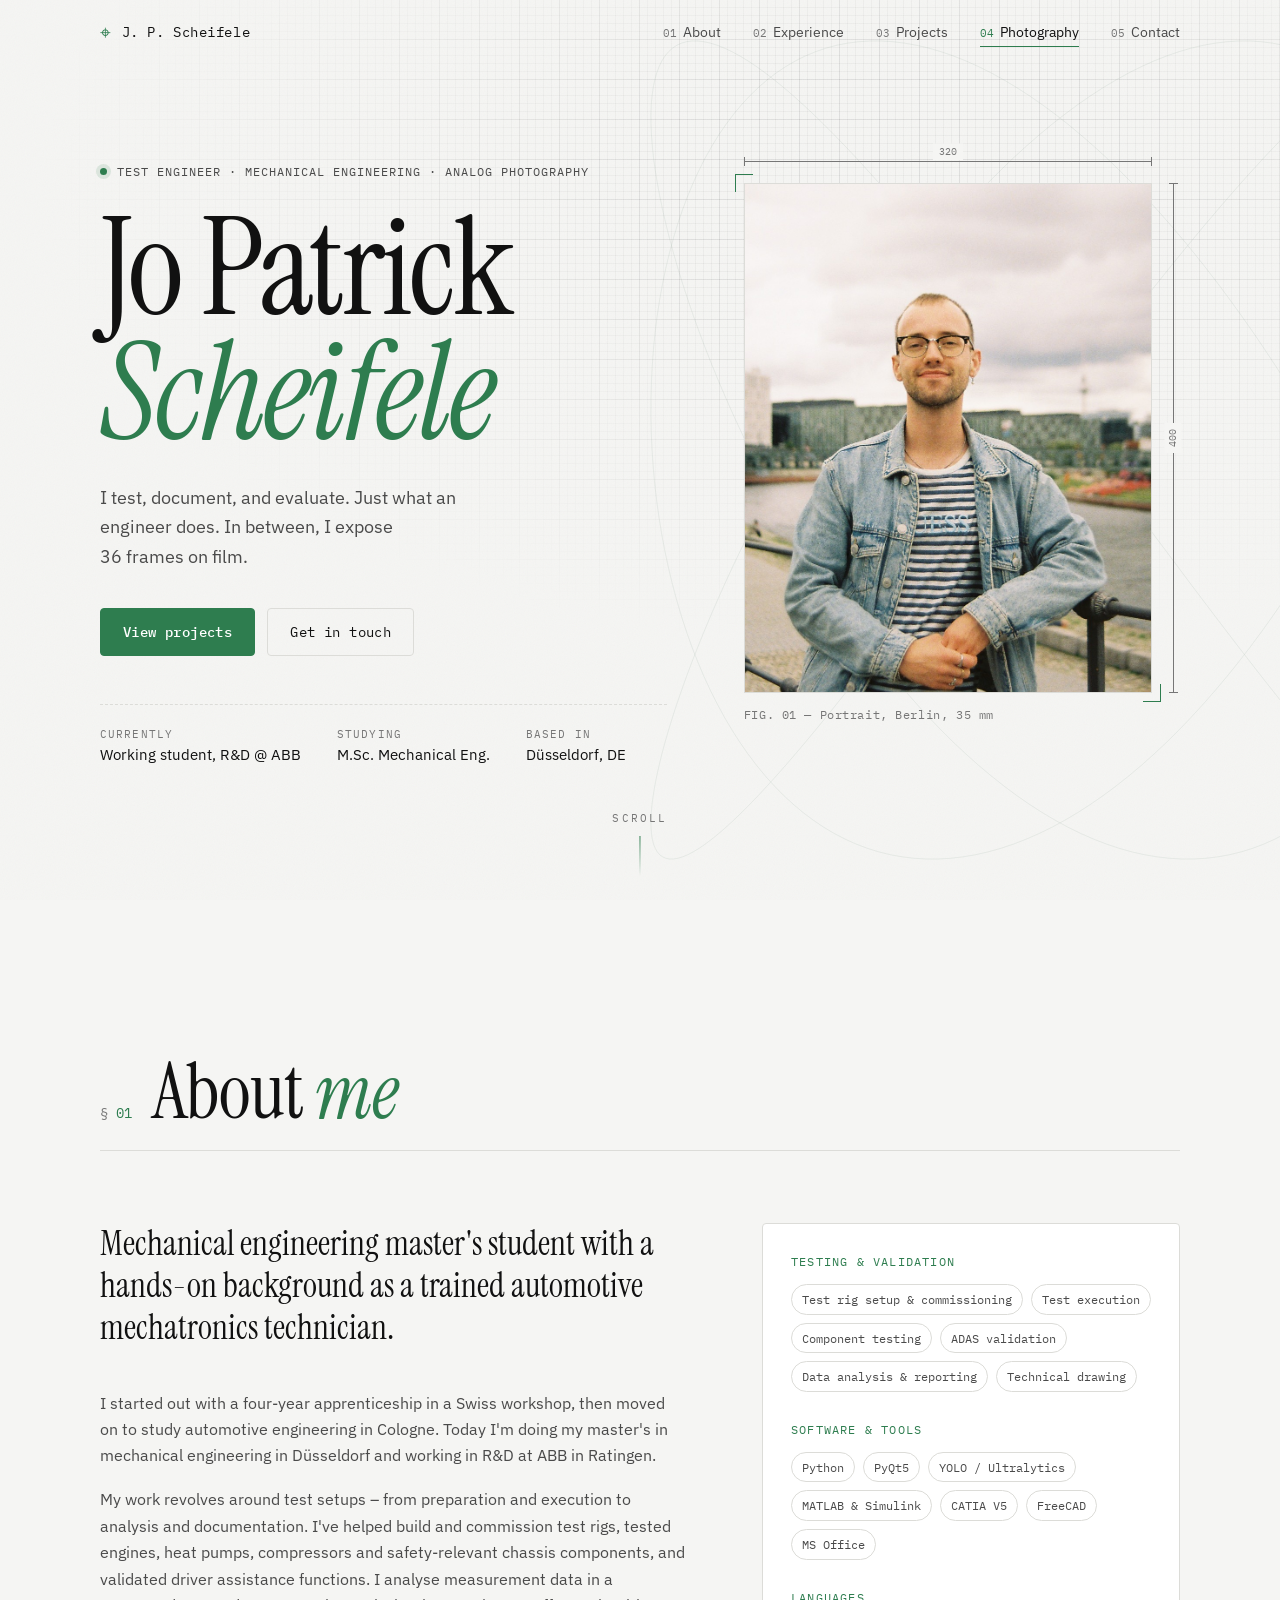
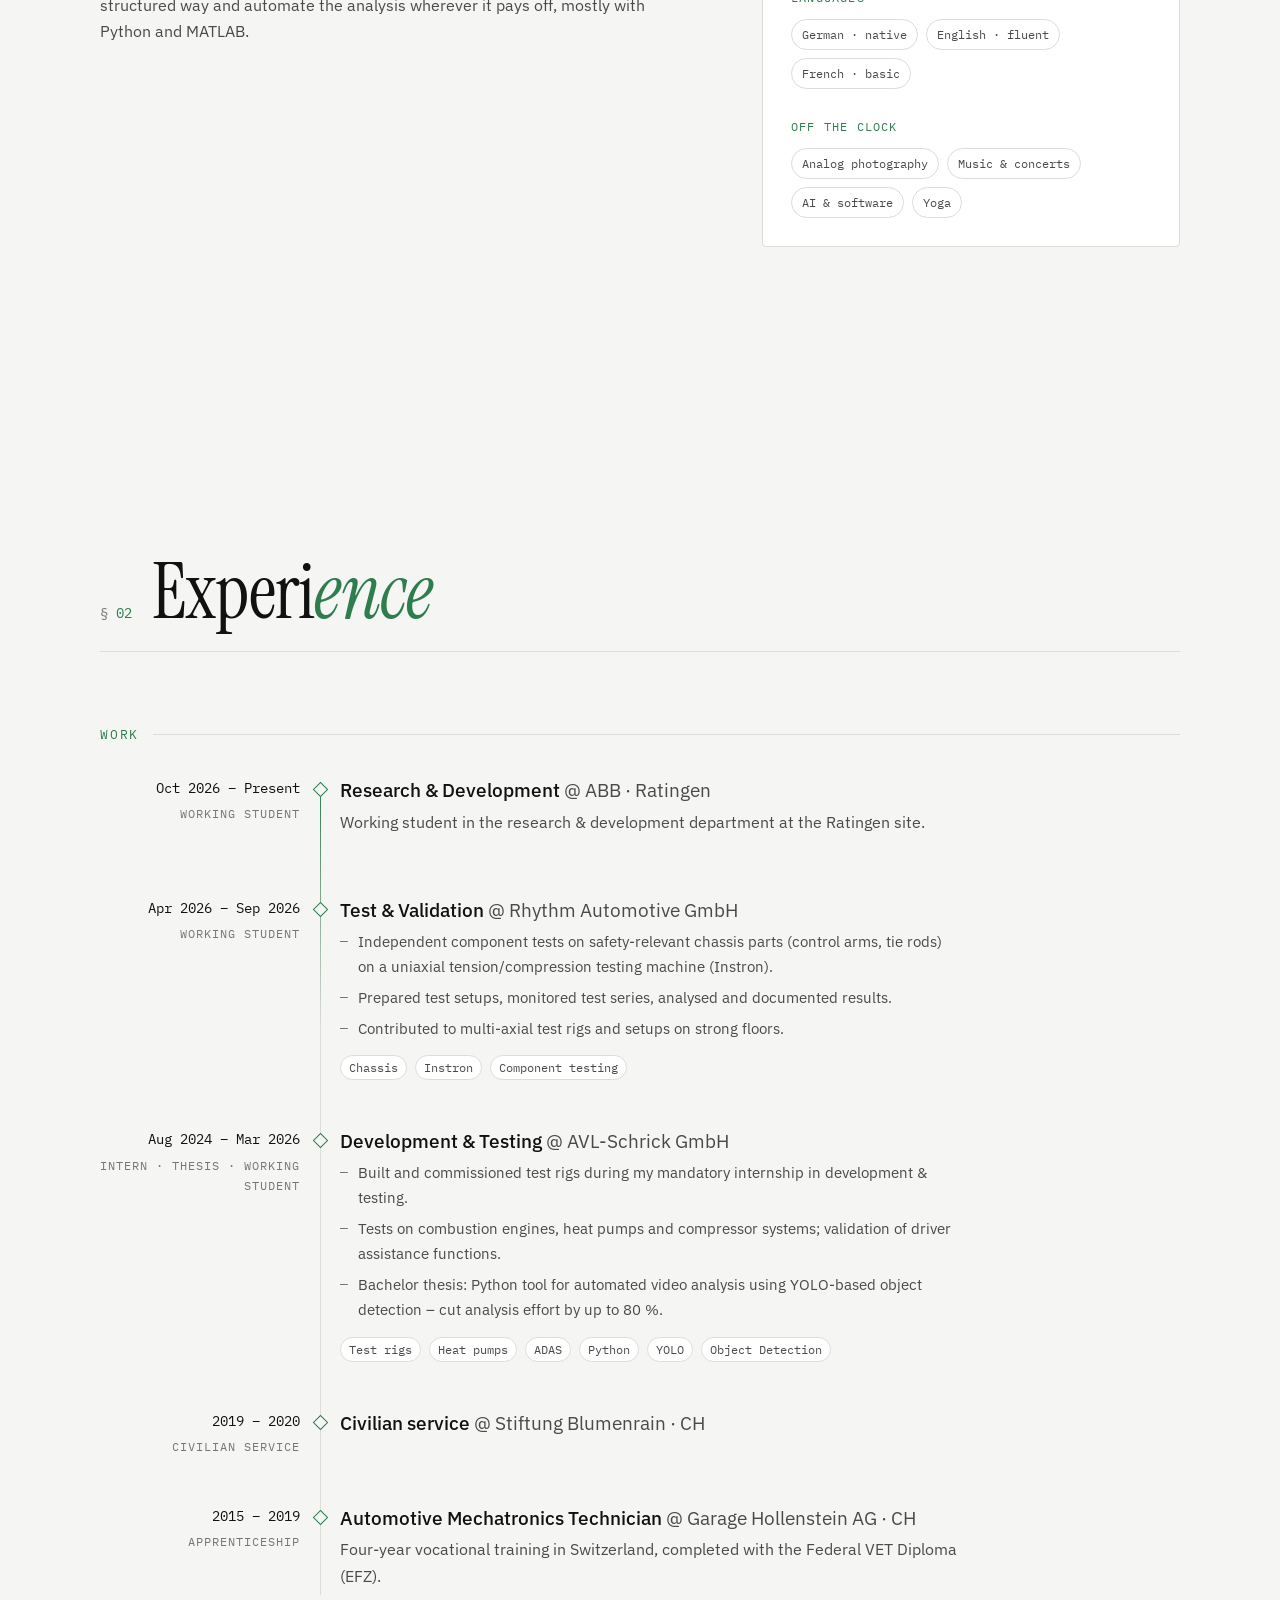
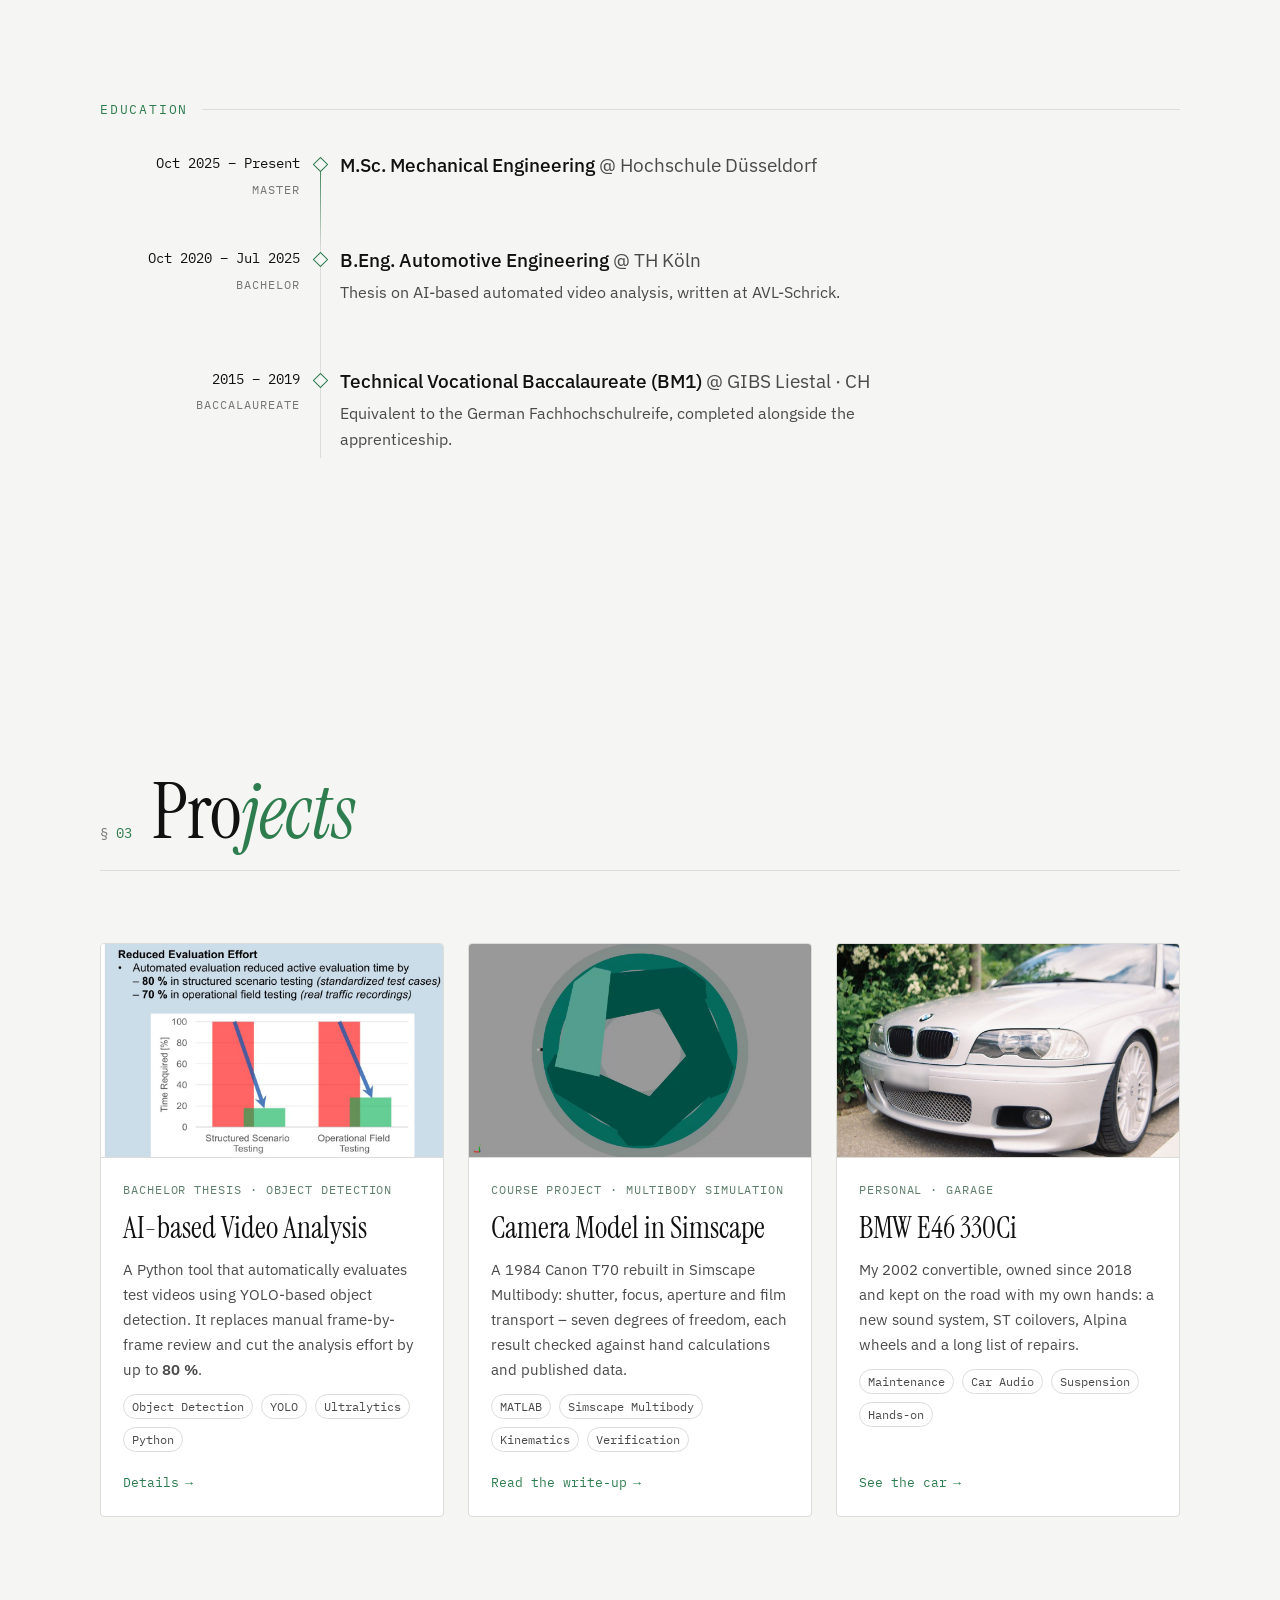
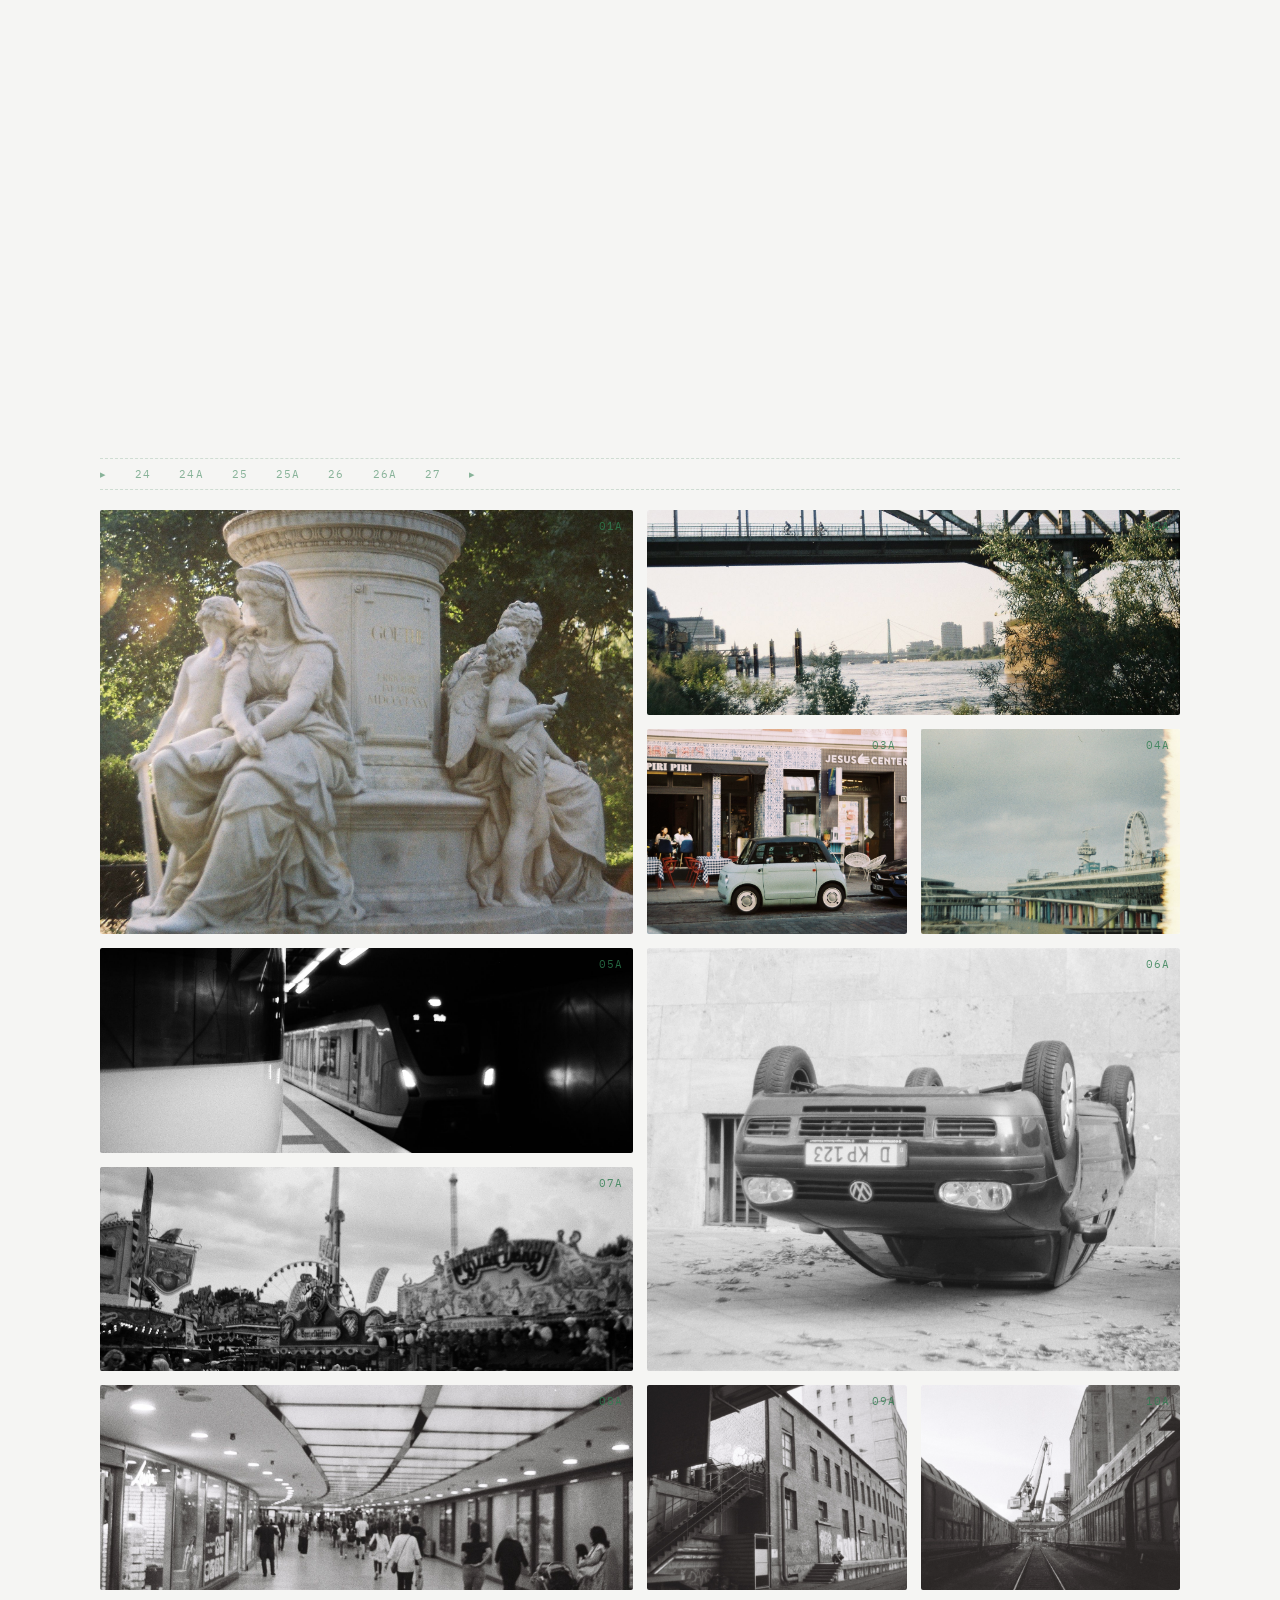
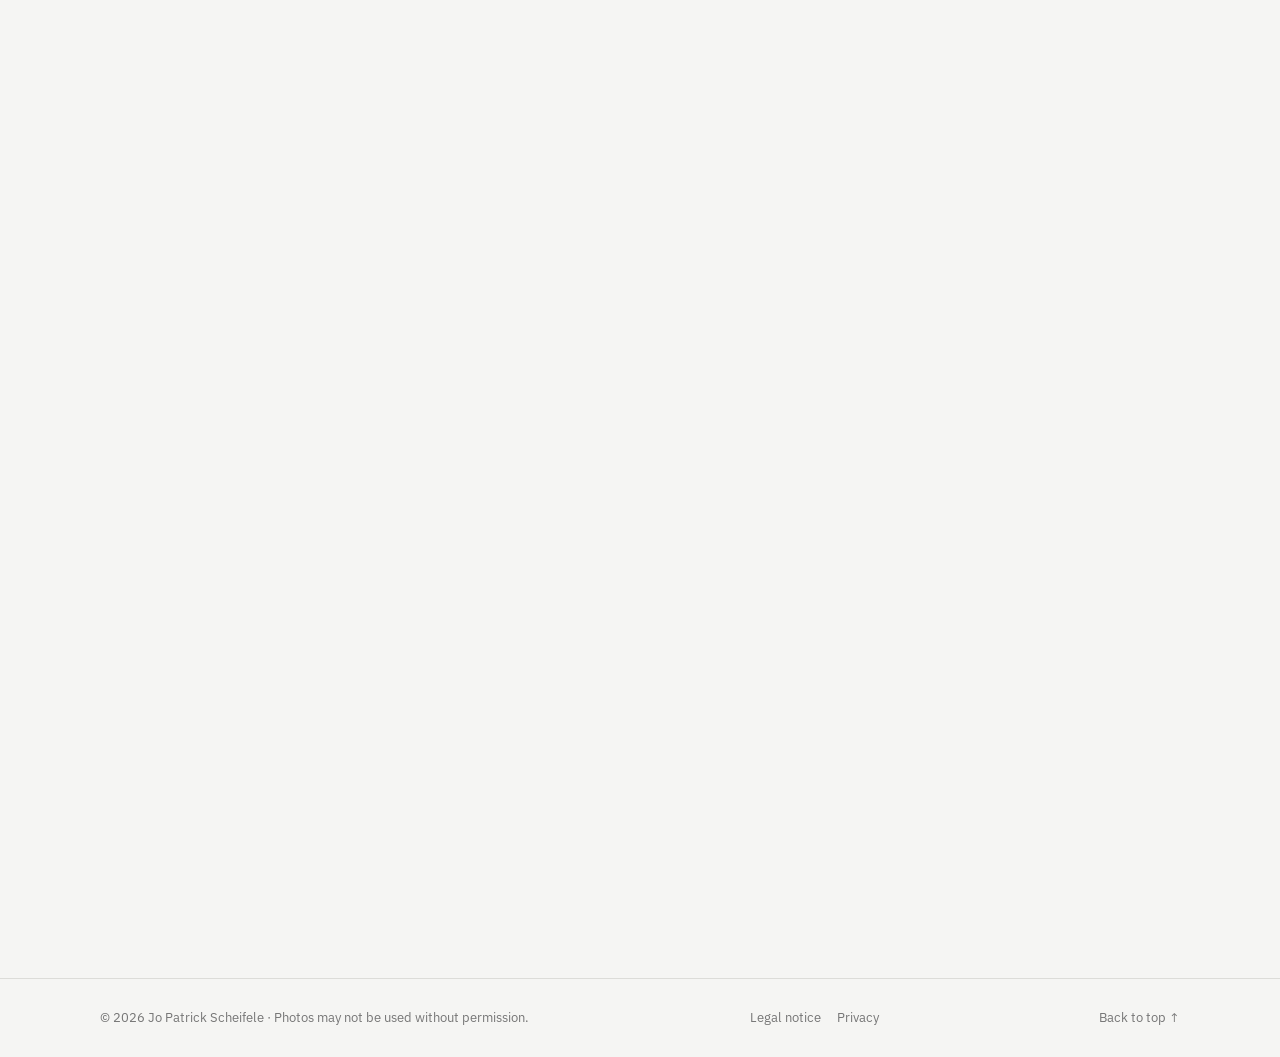
<file: index.html>
<!DOCTYPE html>
<html lang="en" class="no-js">
<head>
  <meta charset="UTF-8">
  <meta name="viewport" content="width=device-width, initial-scale=1">
  <title>Jo Patrick Scheifele · Test Engineer & Analog Photographer</title>
  <meta name="description" content="Portfolio of Jo Patrick Scheifele – mechanical engineering master's student, working student in R&amp;D at ABB, trained automotive mechatronics technician and analog photographer.">
  <meta name="theme-color" content="#f5f5f3">
  <!-- Open Graph / Linkvorschau (LinkedIn & Co.); Bilder: node tools/og-cards.mjs -->
  <meta property="og:type" content="website">
  <meta property="og:site_name" content="Jo Patrick Scheifele">
  <meta property="og:title" content="Jo Patrick Scheifele · Test Engineer &amp; Analog Photographer">
  <meta property="og:description" content="Portfolio of Jo Patrick Scheifele – mechanical engineering master's student, working student in R&amp;D at ABB, trained automotive mechatronics technician and analog photographer.">
  <meta property="og:url" content="https://joscheifele.github.io/">
  <meta property="og:image" content="https://joscheifele.github.io/assets/img/og/home.png">
  <meta property="og:image:width" content="2400">
  <meta property="og:image:height" content="1260">
  <meta property="og:image:alt" content="Portrait of Jo Patrick Scheifele next to his name and the tagline Test Engineer, Mechanical Engineering, Analog Photography">
  <meta property="og:locale" content="en_US">
  <meta name="author" content="Jo Patrick Scheifele">
  <meta name="twitter:card" content="summary_large_image">
  <link rel="icon" href="assets/favicon.svg" type="image/svg+xml">

  <link rel="preload" href="assets/fonts/instrument-serif-400-latin.woff2" as="font" type="font/woff2" crossorigin>
  <link rel="preload" href="assets/fonts/ibm-plex-sans-400-latin.woff2" as="font" type="font/woff2" crossorigin>
  <link rel="stylesheet" href="css/fonts.css">

  <link rel="stylesheet" href="css/styles.css">
  <script src="js/main.js" defer></script>
</head>
<body id="top">
  <a class="skip-link" href="#main">Skip to content</a>

  <!-- ============ NAVIGATION ============ -->
  <header class="site-header">
    <nav class="nav container" aria-label="Main navigation">
      <a class="nav__brand" href="#hero" aria-label="Back to top">
        <span class="nav__brand-mark" aria-hidden="true">⌖</span>
        <span class="nav__brand-text">J.&nbsp;P.&nbsp;Scheifele</span>
      </a>

      <button class="nav__toggle" type="button" aria-expanded="false" aria-controls="nav-menu" aria-label="Open menu">
        <span></span><span></span><span></span>
      </button>

      <ul class="nav__menu" id="nav-menu">
        <li><a class="nav__link" href="#about"><span class="nav__idx">01</span>About</a></li>
        <li><a class="nav__link" href="#experience"><span class="nav__idx">02</span>Experience</a></li>
        <li><a class="nav__link" href="#projects"><span class="nav__idx">03</span>Projects</a></li>
        <li><a class="nav__link" href="#gallery"><span class="nav__idx">04</span>Photography</a></li>
        <li><a class="nav__link" href="#contact"><span class="nav__idx">05</span>Contact</a></li>
      </ul>
    </nav>
  </header>

  <main id="main">

    <!-- ============ HERO ============ -->
    <section class="hero" id="hero" aria-labelledby="hero-title">
      <svg class="hero__lissajous" viewBox="-110 -110 220 220" aria-hidden="true" focusable="false">
        <path id="lissajous-path" d=""></path>
      </svg>

      <div class="container hero__inner">
        <div class="hero__text">
          <p class="eyebrow"><span class="eyebrow__dot"></span>Test Engineer · Mechanical Engineering · Analog Photography</p>
          <h1 class="hero__title" id="hero-title">
            Jo Patrick<br><em>Scheifele</em>
          </h1>
          <p class="hero__tagline">
            I test, document, and evaluate. Just what an engineer does.
            In between, I expose 36&nbsp;frames on film.
          </p>
          <div class="hero__cta">
            <a class="btn btn--primary" href="#projects">View projects</a>
            <a class="btn btn--ghost" href="#contact">Get in touch</a>
          </div>
          <dl class="hero__specs">
            <div><dt>Currently</dt><dd>Working student, R&amp;D @ ABB</dd></div>
            <div><dt>Studying</dt><dd>M.Sc. Mechanical Eng.</dd></div>
            <div><dt>Based in</dt><dd>Düsseldorf, DE</dd></div>
          </dl>
        </div>

        <figure class="hero__portrait">
          <img src="assets/img/portrait.jpg" alt="Portrait of Jo Patrick Scheifele" width="933" height="1167">
          <!-- Technical dimension lines (decoration) -->
          <span class="dim dim--h" aria-hidden="true"><span>320</span></span>
          <span class="dim dim--v" aria-hidden="true"><span>400</span></span>
          <figcaption class="hero__caption">FIG. 01 — Portrait, Berlin, 35&nbsp;mm</figcaption>
        </figure>
      </div>

      <a class="hero__scroll" href="#about" aria-label="Scroll down">
        <span>scroll</span>
        <span class="hero__scroll-line" aria-hidden="true"></span>
      </a>
    </section>

    <!-- ============ ABOUT ============ -->
    <section class="section" id="about" aria-labelledby="about-title">
      <div class="container">
        <header class="section__head reveal">
          <span class="section__idx">01</span>
          <h2 class="section__title" id="about-title">About <em>me</em></h2>
        </header>

        <div class="about">
          <div class="about__text reveal">
            <p class="lead">
              Mechanical engineering master's student with a hands-on background as a
              trained automotive mechatronics technician.
            </p>
            <p>
              I started out with a four-year apprenticeship in a Swiss workshop, then moved on to
              study automotive engineering in Cologne. Today I'm doing my master's in mechanical
              engineering in Düsseldorf and working in R&amp;D at ABB in Ratingen.
            </p>
            <p>
              My work revolves around test setups &ndash; from preparation and execution to analysis
              and documentation. I've helped build and commission test rigs, tested engines, heat
              pumps, compressors and safety-relevant chassis components, and validated driver
              assistance functions. I analyse measurement data in a structured way and automate the
              analysis wherever it pays off, mostly with Python and MATLAB.
            </p>
          </div>

          <aside class="about__skills reveal" aria-label="Skills">
            <div class="skill-group">
              <h3 class="skill-group__title">Testing &amp; Validation</h3>
              <ul class="tags">
                <li>Test rig setup &amp; commissioning</li><li>Test execution</li>
                <li>Component testing</li><li>ADAS validation</li>
                <li>Data analysis &amp; reporting</li><li>Technical drawing</li>
              </ul>
            </div>
            <div class="skill-group">
              <h3 class="skill-group__title">Software &amp; Tools</h3>
              <ul class="tags">
                <li>Python</li><li>PyQt5</li><li>YOLO / Ultralytics</li>
                <li>MATLAB &amp; Simulink</li><li>CATIA V5</li><li>FreeCAD</li><li>MS Office</li>
              </ul>
            </div>
            <div class="skill-group">
              <h3 class="skill-group__title">Languages</h3>
              <ul class="tags">
                <li>German · native</li><li>English · fluent</li><li>French · basic</li>
              </ul>
            </div>
            <div class="skill-group">
              <h3 class="skill-group__title">Off the clock</h3>
              <ul class="tags">
                <li>Analog photography</li><li>Music &amp; concerts</li><li>AI &amp; software</li><li>Yoga</li>
              </ul>
            </div>
          </aside>
        </div>
      </div>
    </section>

    <!-- ============ EXPERIENCE ============ -->
    <section class="section" id="experience" aria-labelledby="experience-title">
      <div class="container">
        <header class="section__head reveal">
          <span class="section__idx">02</span>
          <h2 class="section__title" id="experience-title">Experi<em>ence</em></h2>
        </header>

        <h3 class="subhead reveal">Work</h3>
        <ol class="timeline">
          <li class="timeline__item reveal">
            <div class="timeline__meta">
              <time>Oct 2026 – Present</time>
              <span class="timeline__type">Working student</span>
            </div>
            <div class="timeline__body">
              <h4>Research &amp; Development <span>@ ABB · Ratingen</span></h4>
              <p>Working student in the research &amp; development department at the Ratingen site.</p>
            </div>
          </li>
          <li class="timeline__item reveal">
            <div class="timeline__meta">
              <time>Apr 2026 – Sep 2026</time>
              <span class="timeline__type">Working student</span>
            </div>
            <div class="timeline__body">
              <h4>Test &amp; Validation <span>@ Rhythm Automotive GmbH</span></h4>
              <ul class="timeline__list">
                <li>Independent component tests on safety-relevant chassis parts (control arms, tie rods) on a uniaxial tension/compression testing machine (Instron).</li>
                <li>Prepared test setups, monitored test series, analysed and documented results.</li>
                <li>Contributed to multi-axial test rigs and setups on strong floors.</li>
              </ul>
              <ul class="tags tags--small"><li>Chassis</li><li>Instron</li><li>Component testing</li></ul>
            </div>
          </li>
          <li class="timeline__item reveal">
            <div class="timeline__meta">
              <time>Aug 2024 – Mar 2026</time>
              <span class="timeline__type">Intern · Thesis · Working student</span>
            </div>
            <div class="timeline__body">
              <h4>Development &amp; Testing <span>@ AVL-Schrick GmbH</span></h4>
              <ul class="timeline__list">
                <li>Built and commissioned test rigs during my mandatory internship in development &amp; testing.</li>
                <li>Tests on combustion engines, heat pumps and compressor systems; validation of driver assistance functions.</li>
                <li>Bachelor thesis: Python tool for automated video analysis using YOLO-based object detection &ndash; cut analysis effort by up to 80&nbsp;%.</li>
              </ul>
              <ul class="tags tags--small"><li>Test rigs</li><li>Heat pumps</li><li>ADAS</li><li>Python</li><li>YOLO</li><li>Object Detection</li></ul>
            </div>
          </li>
          <li class="timeline__item reveal">
            <div class="timeline__meta">
              <time>2019 – 2020</time>
              <span class="timeline__type">Civilian service</span>
            </div>
            <div class="timeline__body">
              <h4>Civilian service <span>@ Stiftung Blumenrain · CH</span></h4>
            </div>
          </li>
          <li class="timeline__item reveal">
            <div class="timeline__meta">
              <time>2015 – 2019</time>
              <span class="timeline__type">Apprenticeship</span>
            </div>
            <div class="timeline__body">
              <h4>Automotive Mechatronics Technician <span>@ Garage Hollenstein AG · CH</span></h4>
              <p>Four-year vocational training in Switzerland, completed with the Federal VET Diploma (EFZ).</p>
            </div>
          </li>
        </ol>

        <h3 class="subhead reveal">Education</h3>
        <ol class="timeline">
          <li class="timeline__item reveal">
            <div class="timeline__meta">
              <time>Oct 2025 – Present</time>
              <span class="timeline__type">Master</span>
            </div>
            <div class="timeline__body">
              <h4>M.Sc. Mechanical Engineering <span>@ Hochschule Düsseldorf</span></h4>
            </div>
          </li>
          <li class="timeline__item reveal">
            <div class="timeline__meta">
              <time>Oct 2020 – Jul 2025</time>
              <span class="timeline__type">Bachelor</span>
            </div>
            <div class="timeline__body">
              <h4>B.Eng. Automotive Engineering <span>@ TH Köln</span></h4>
              <p>Thesis on AI-based automated video analysis, written at AVL-Schrick.</p>
            </div>
          </li>
          <li class="timeline__item reveal">
            <div class="timeline__meta">
              <time>2015 – 2019</time>
              <span class="timeline__type">Baccalaureate</span>
            </div>
            <div class="timeline__body">
              <h4>Technical Vocational Baccalaureate (BM1) <span>@ GIBS Liestal · CH</span></h4>
              <p>Equivalent to the German Fachhochschulreife, completed alongside the apprenticeship.</p>
            </div>
          </li>
        </ol>
      </div>
    </section>

    <!-- ============ PROJECTS ============ -->
    <section class="section" id="projects" aria-labelledby="projects-title">
      <div class="container">
        <header class="section__head reveal">
          <span class="section__idx">03</span>
          <h2 class="section__title" id="projects-title">Pro<em>jects</em></h2>
        </header>

        <div class="projects">
          <article class="project reveal">
            <div class="project__media"><img src="assets/img/projects/bachelor-thesis-card.jpg" alt="Bar chart: automated evaluation cuts the time required by 80 % in structured and 70 % in field testing" loading="lazy"></div>
            <div class="project__body">
              <p class="project__meta">Bachelor thesis · Object Detection</p>
              <h3 class="project__title">AI-based Video Analysis</h3>
              <p>
                A Python tool that automatically evaluates test videos using YOLO-based object
                detection. It replaces manual frame-by-frame review and cut the analysis effort
                by up to <strong>80&nbsp;%</strong>.
              </p>
              <ul class="tags tags--small"><li>Object Detection</li><li>YOLO</li><li>Ultralytics</li><li>Python</li></ul>
              <div class="project__links">
                <a href="projects/bachelor-thesis.html" class="link-arrow">Details</a>
              </div>
            </div>
          </article>

          <article class="project reveal">
            <div class="project__media"><img src="assets/img/projects/camera-model/card.jpg" alt="Simscape render of the five-blade iris diaphragm, partly closed" loading="lazy"></div>
            <div class="project__body">
              <p class="project__meta">Course project · Multibody Simulation</p>
              <h3 class="project__title">Camera Model in Simscape</h3>
              <p>
                A 1984 Canon T70 rebuilt in Simscape Multibody: shutter, focus, aperture and film
                transport &ndash; seven degrees of freedom, each result checked against hand
                calculations and published data.
              </p>
              <ul class="tags tags--small"><li>MATLAB</li><li>Simscape Multibody</li><li>Kinematics</li><li>Verification</li></ul>
              <div class="project__links">
                <a href="projects/camera-model.html" class="link-arrow">Read the write-up</a>
              </div>
            </div>
          </article>

          <article class="project reveal">
            <div class="project__media"><img src="assets/img/projects/e46/card.jpg" alt="Silver BMW E46 convertible with Alpina wheels, front three-quarter view on film" loading="lazy"></div>
            <div class="project__body">
              <p class="project__meta">Personal · Garage</p>
              <h3 class="project__title">BMW E46 330Ci</h3>
              <p>
                My 2002 convertible, owned since 2018 and kept on the road with my own hands:
                a new sound system, ST coilovers, Alpina wheels and a long list of repairs.
              </p>
              <ul class="tags tags--small"><li>Maintenance</li><li>Car Audio</li><li>Suspension</li><li>Hands-on</li></ul>
              <div class="project__links">
                <a href="projects/bmw-e46.html" class="link-arrow">See the car</a>
              </div>
            </div>
          </article>
        </div>
      </div>
    </section>

    <!-- ============ PHOTOGRAPHY ============ -->
    <section class="section section--gallery" id="gallery" aria-labelledby="gallery-title">
      <div class="container">
        <header class="section__head reveal">
          <span class="section__idx">04</span>
          <h2 class="section__title" id="gallery-title">Photo<em>graphy</em></h2>
          <p class="section__sub">Shot on film, 35&nbsp;mm. Click an image to enlarge.<br>
            All photos © Jo Patrick Scheifele &ndash; please don't use them without asking.</p>
        </header>

        <div class="filmstrip" aria-hidden="true">
          <span>▸</span><span>24</span><span>24A</span><span>25</span><span>25A</span><span>26</span><span>26A</span><span>27</span><span>▸</span>
        </div>

        <!--
          GALLERY – how to add images:
          <figure class="shot shot--wide">                 (size: shot--wide | shot--tall | shot--big | none = normal)
            <img src="assets/img/gallery/01.jpg" alt="Description" loading="lazy">
            <figcaption>Location · Film · Year</figcaption>
          </figure>
          Videos: use <video src="assets/video/clip.mp4" muted loop playsinline preload="metadata"></video> instead of <img>.
        -->
        <div class="gallery" id="gallery-grid">
          <figure class="shot shot--big">
            <img src="assets/img/gallery/01.jpg" alt="Goethe monument with marble figures in the Tiergarten, backlit by evening sun" loading="lazy">
            <figcaption>Goethe Monument · Tiergarten, Berlin</figcaption>
          </figure>
          <figure class="shot shot--wide">
            <img src="assets/img/gallery/02.jpg" alt="Steel arch bridge over the high-water Rhine, city skyline in the distance" loading="lazy">
            <figcaption>Rhine · Cologne</figcaption>
          </figure>
          <figure class="shot">
            <img src="assets/img/gallery/03.jpg" alt="Small mint-green car parked outside a tiled restaurant front" loading="lazy">
            <figcaption>Dog in Car · Hamburg</figcaption>
          </figure>
          <figure class="shot">
            <img src="assets/img/gallery/04.jpg" alt="Pier with a Ferris wheel and colourful pillars, light leak at the film edge" loading="lazy">
            <figcaption>Pier · Scheveningen, NL</figcaption>
          </figure>
          <figure class="shot shot--wide">
            <img src="assets/img/gallery/05.jpg" alt="Black-and-white: S-Bahn train entering a dark underground station" loading="lazy">
            <figcaption>S-Bahn · Hamburg</figcaption>
          </figure>
          <figure class="shot shot--big">
            <img src="assets/img/gallery/06.jpg" alt="Black-and-white: upside-down car installation in front of a stone wall" loading="lazy">
            <figcaption>Kunstpalast · Düsseldorf</figcaption>
          </figure>
          <figure class="shot shot--wide">
            <img src="assets/img/gallery/07.jpg" alt="Black-and-white: crowds between rides and a Ferris wheel at the fair" loading="lazy">
            <figcaption>Rheinkirmes · Düsseldorf</figcaption>
          </figure>
          <figure class="shot shot--wide">
            <img src="assets/img/gallery/08.jpg" alt="Black-and-white: people walking through a long underground shopping passage" loading="lazy">
            <figcaption>HUGO · Cologne</figcaption>
          </figure>
          <figure class="shot">
            <img src="assets/img/gallery/09.jpg" alt="Black-and-white: old brick warehouse with graffiti and an outside staircase" loading="lazy">
            <figcaption>Port · Basel</figcaption>
          </figure>
          <figure class="shot">
            <img src="assets/img/gallery/10.jpg" alt="Black-and-white: freight wagons along railway tracks leading to a harbour crane" loading="lazy">
            <figcaption>Port · Basel</figcaption>
          </figure>
        </div>
      </div>
    </section>

    <!-- ============ CONTACT ============ -->
    <section class="section section--contact" id="contact" aria-labelledby="contact-title">
      <div class="container">
        <header class="section__head reveal">
          <span class="section__idx">05</span>
          <h2 class="section__title" id="contact-title">Con<em>tact</em></h2>
        </header>

        <div class="contact reveal">
          <p class="contact__lead">
            Open to R&amp;D projects, master's thesis opportunities and interesting test
            challenges. Or just drop me a line to talk about film.
          </p>
          <a class="contact__mail" href="mailto:jo.patrick.scheifele@gmail.com">jo.patrick.scheifele<wbr>@gmail.com</a>
          <!-- GitHub can be added here later -->
          <ul class="contact__links">
            <li><a href="https://www.linkedin.com/in/jo-scheifele-9015092b1/" target="_blank" rel="noopener">LinkedIn</a></li>
            <li><a href="https://www.instagram.com/jo_vxxt/" target="_blank" rel="noopener">Instagram</a></li>
          </ul>
        </div>
      </div>
    </section>
  </main>

  <footer class="site-footer">
    <div class="container site-footer__inner">
      <span>© <span id="year">2026</span> Jo Patrick Scheifele · Photos may not be used without permission.</span>
      <span class="site-footer__legal"><a href="imprint.html">Legal notice</a><a href="privacy.html">Privacy</a></span>
      <a href="#hero">Back to top ↑</a>
    </div>
  </footer>

  <!-- ============ LIGHTBOX ============ -->
  <div class="lightbox" id="lightbox" role="dialog" aria-modal="true" aria-label="Image viewer" hidden>
    <button class="lightbox__btn lightbox__close" type="button" aria-label="Close">✕</button>
    <button class="lightbox__btn lightbox__prev" type="button" aria-label="Previous image">←</button>
    <figure class="lightbox__figure">
      <div class="lightbox__stage"></div>
      <figcaption class="lightbox__caption"></figcaption>
    </figure>
    <button class="lightbox__btn lightbox__next" type="button" aria-label="Next image">→</button>
  </div>
</body>
</html>
</file>
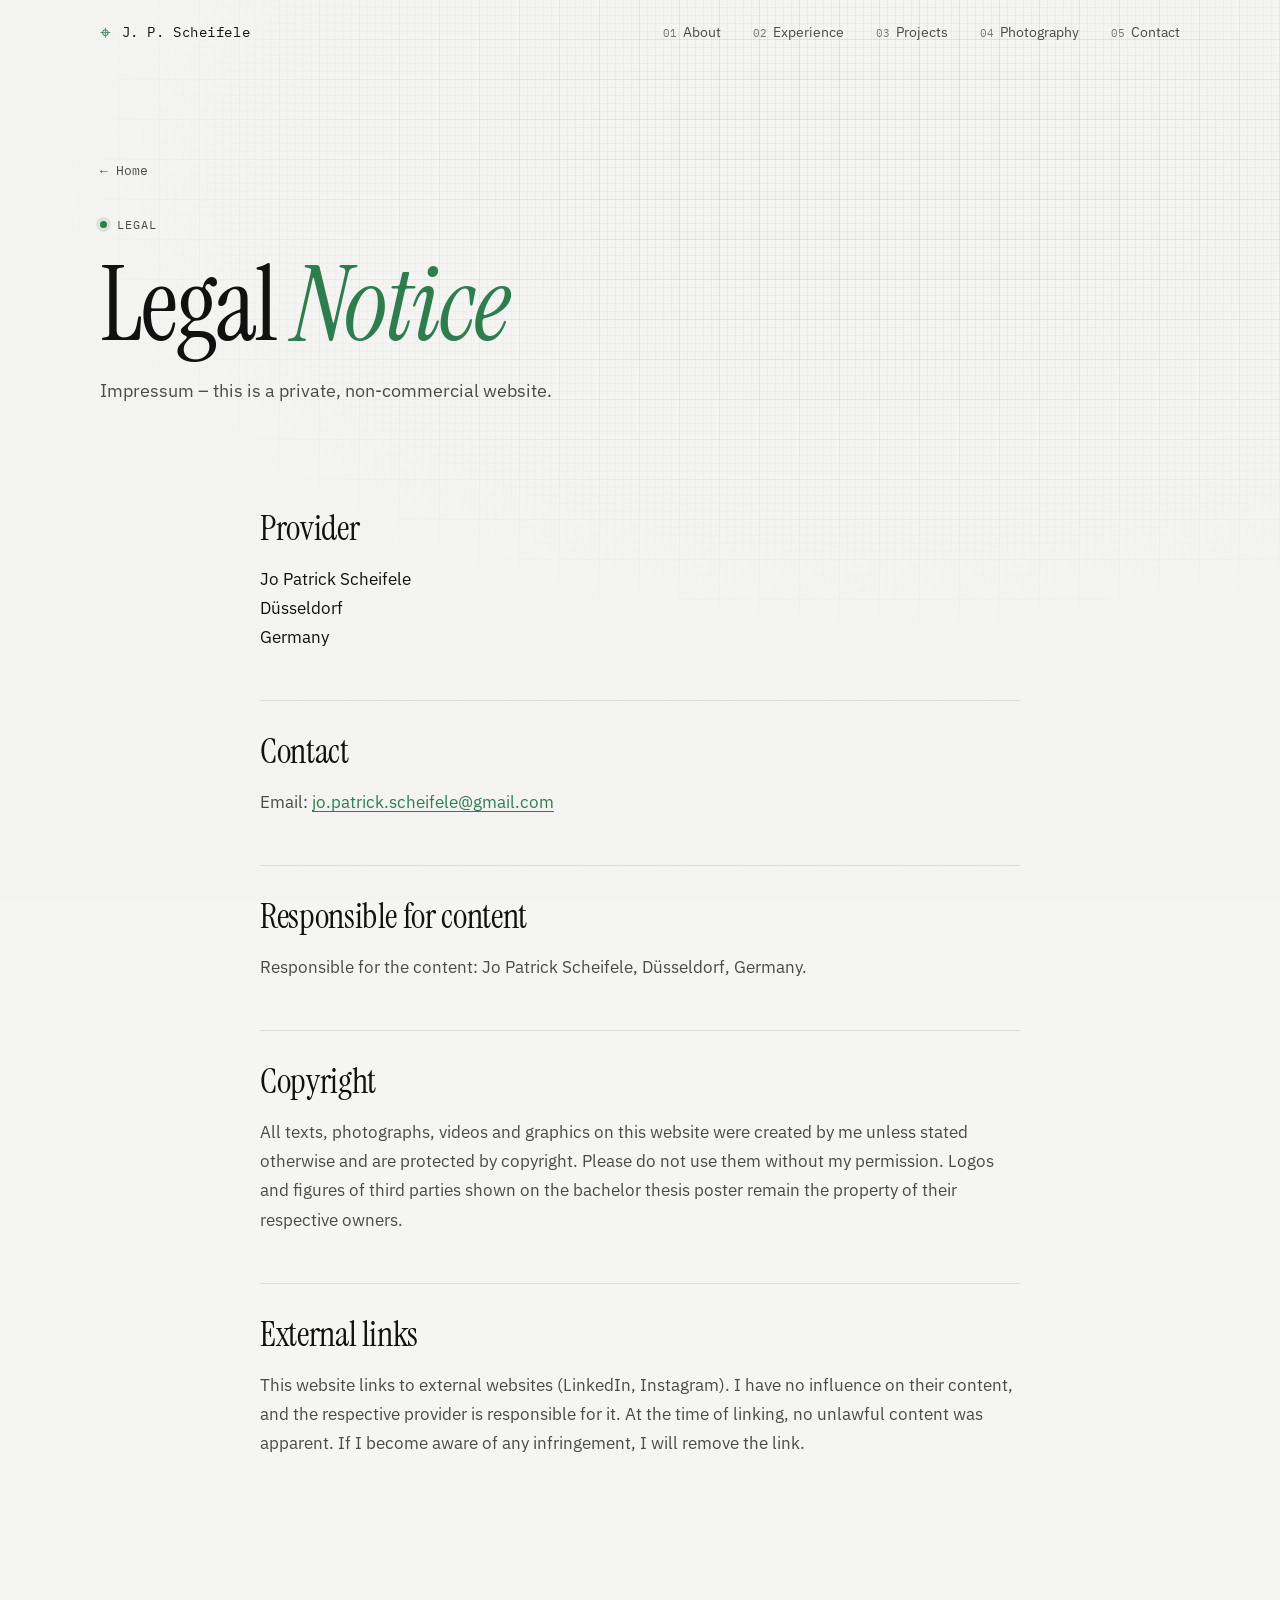
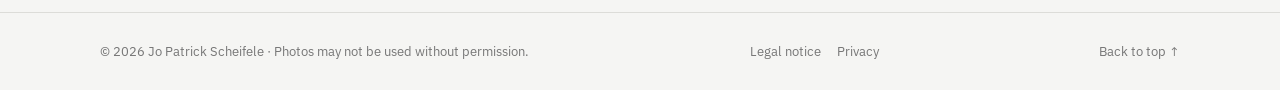
<file: imprint.html>
<!DOCTYPE html>
<html lang="en" class="no-js">
<head>
  <meta charset="UTF-8">
  <meta name="viewport" content="width=device-width, initial-scale=1">
  <title>Legal Notice (Impressum) · Jo Patrick Scheifele</title>
  <meta name="description" content="Legal notice (Impressum) of the portfolio website of Jo Patrick Scheifele.">
  <meta name="robots" content="noindex, follow">
  <meta name="theme-color" content="#f5f5f3">
  <!-- Open Graph / Linkvorschau (LinkedIn & Co.); Bilder: node tools/og-cards.mjs -->
  <meta property="og:type" content="website">
  <meta property="og:site_name" content="Jo Patrick Scheifele">
  <meta property="og:title" content="Legal Notice (Impressum) · Jo Patrick Scheifele">
  <meta property="og:description" content="Legal notice (Impressum) of the portfolio website of Jo Patrick Scheifele.">
  <meta property="og:url" content="https://joscheifele.github.io/imprint.html">
  <meta property="og:image" content="https://joscheifele.github.io/assets/img/og/home.png">
  <meta property="og:image:width" content="2400">
  <meta property="og:image:height" content="1260">
  <meta property="og:image:alt" content="Portrait of Jo Patrick Scheifele next to his name">
  <meta property="og:locale" content="en_US">
  <meta name="author" content="Jo Patrick Scheifele">
  <meta name="twitter:card" content="summary_large_image">
  <link rel="icon" href="assets/favicon.svg" type="image/svg+xml">

  <link rel="preload" href="assets/fonts/instrument-serif-400-latin.woff2" as="font" type="font/woff2" crossorigin>
  <link rel="preload" href="assets/fonts/ibm-plex-sans-400-latin.woff2" as="font" type="font/woff2" crossorigin>
  <link rel="stylesheet" href="css/fonts.css">

  <link rel="stylesheet" href="css/styles.css">
  <script src="js/main.js" defer></script>
</head>
<body id="top">
  <a class="skip-link" href="#main">Skip to content</a>

  <!-- ============ NAVIGATION ============ -->
  <header class="site-header">
    <nav class="nav container" aria-label="Main navigation">
      <a class="nav__brand" href="index.html" aria-label="Back to the home page">
        <span class="nav__brand-mark" aria-hidden="true">⌖</span>
        <span class="nav__brand-text">J.&nbsp;P.&nbsp;Scheifele</span>
      </a>

      <button class="nav__toggle" type="button" aria-expanded="false" aria-controls="nav-menu" aria-label="Open menu">
        <span></span><span></span><span></span>
      </button>

      <ul class="nav__menu" id="nav-menu">
        <li><a class="nav__link" href="index.html#about"><span class="nav__idx">01</span>About</a></li>
        <li><a class="nav__link" href="index.html#experience"><span class="nav__idx">02</span>Experience</a></li>
        <li><a class="nav__link" href="index.html#projects"><span class="nav__idx">03</span>Projects</a></li>
        <li><a class="nav__link" href="index.html#gallery"><span class="nav__idx">04</span>Photography</a></li>
        <li><a class="nav__link" href="index.html#contact"><span class="nav__idx">05</span>Contact</a></li>
      </ul>
    </nav>
  </header>

  <main id="main">
    <section class="page-hero">
      <div class="container">
        <a class="page-hero__back" href="index.html">← Home</a>
        <p class="eyebrow"><span class="eyebrow__dot" aria-hidden="true"></span>Legal</p>
        <h1 class="page-hero__title">Legal <em>Notice</em></h1>
        <p class="page-hero__sub">Impressum &ndash; this is a private, non-commercial website.</p>
      </div>
    </section>

    <article class="article article--legal">
      <section class="article__section" aria-labelledby="provider">
        <h2 class="article__title" id="provider">Provider</h2>
        <!-- Bewusst ohne Straße: private, nicht-kommerzielle Seite (Entscheidung 2026-10-22, siehe Doku) -->
        <address class="legal-address">
          Jo Patrick Scheifele<br>
          Düsseldorf<br>
          Germany
        </address>
      </section>

      <section class="article__section" aria-labelledby="contact">
        <h2 class="article__title" id="contact">Contact</h2>
        <p>Email: <a href="mailto:jo.patrick.scheifele@gmail.com">jo.patrick.scheifele@gmail.com</a></p>
      </section>

      <section class="article__section" aria-labelledby="responsible">
        <h2 class="article__title" id="responsible">Responsible for content</h2>
        <p>
          Responsible for the content: Jo Patrick Scheifele, Düsseldorf, Germany.
        </p>
      </section>

      <section class="article__section" aria-labelledby="copyright">
        <h2 class="article__title" id="copyright">Copyright</h2>
        <p>
          All texts, photographs, videos and graphics on this website were created by me unless stated
          otherwise and are protected by copyright. Please do not use them without my permission.
          Logos and figures of third parties shown on the bachelor thesis poster remain the property of
          their respective owners.
        </p>
      </section>

      <section class="article__section" aria-labelledby="links">
        <h2 class="article__title" id="links">External links</h2>
        <p>
          This website links to external websites (LinkedIn, Instagram). I have no influence on their
          content, and the respective provider is responsible for it. At the time of linking, no
          unlawful content was apparent. If I become aware of any infringement, I will remove the link.
        </p>
      </section>
    </article>
  </main>

  <!-- ============ FOOTER ============ -->
  <footer class="site-footer">
    <div class="container site-footer__inner">
      <span>© <span id="year">2026</span> Jo Patrick Scheifele · Photos may not be used without permission.</span>
      <span class="site-footer__legal"><a href="imprint.html" aria-current="page">Legal notice</a><a href="privacy.html">Privacy</a></span>
      <a href="#top">Back to top ↑</a>
    </div>
  </footer>
</body>
</html>
</file>
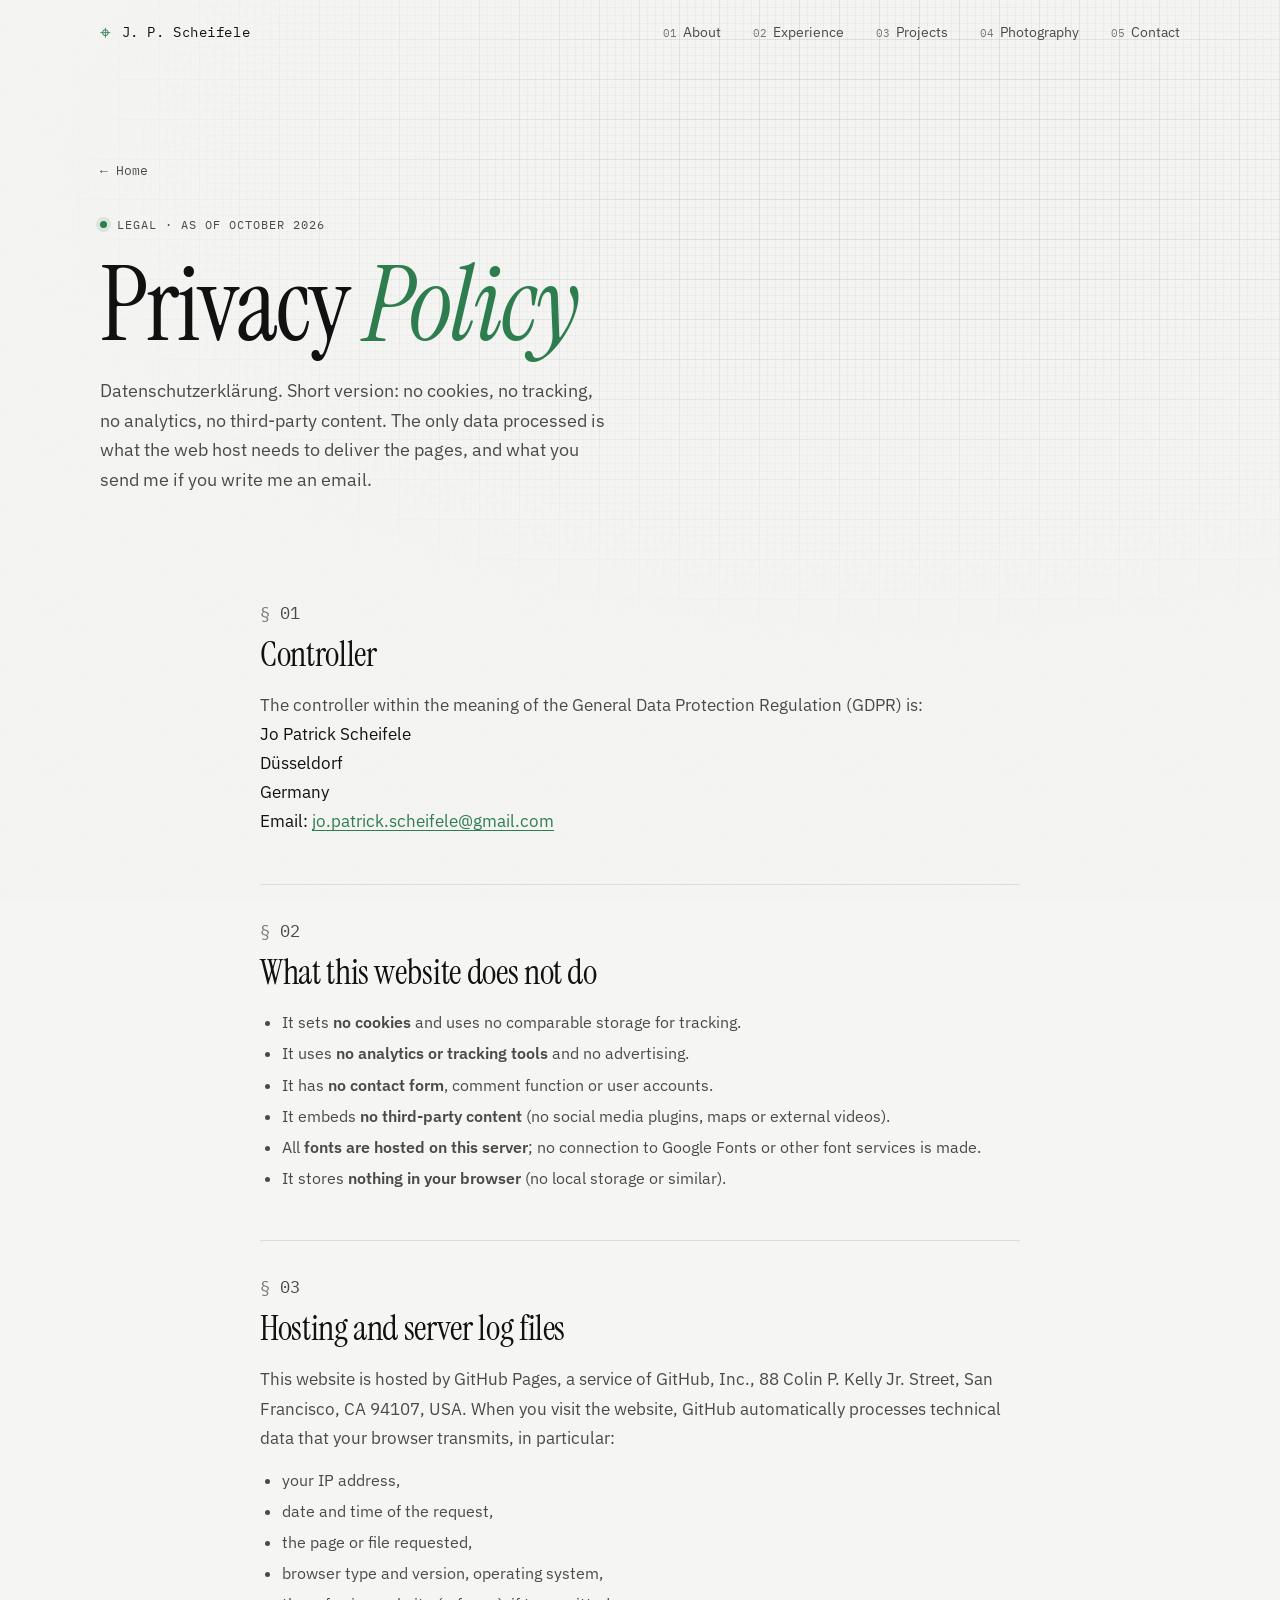
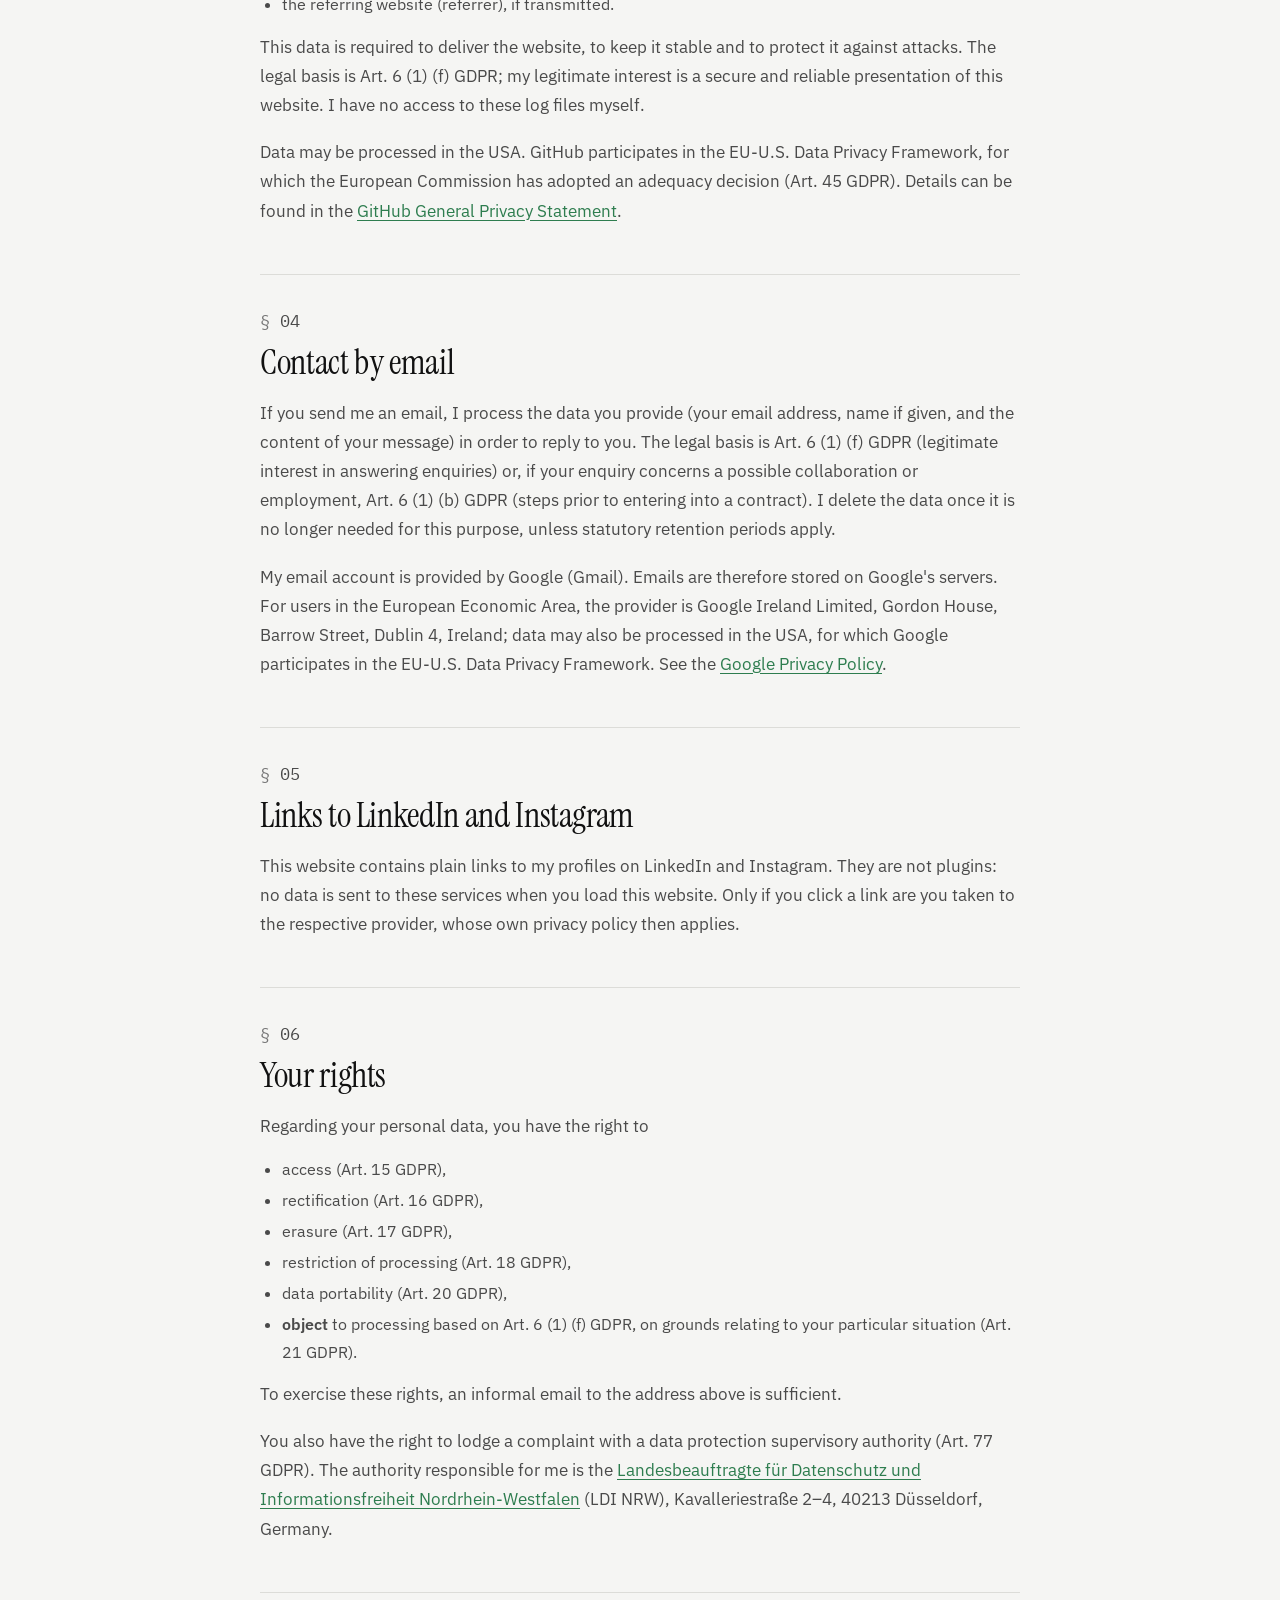
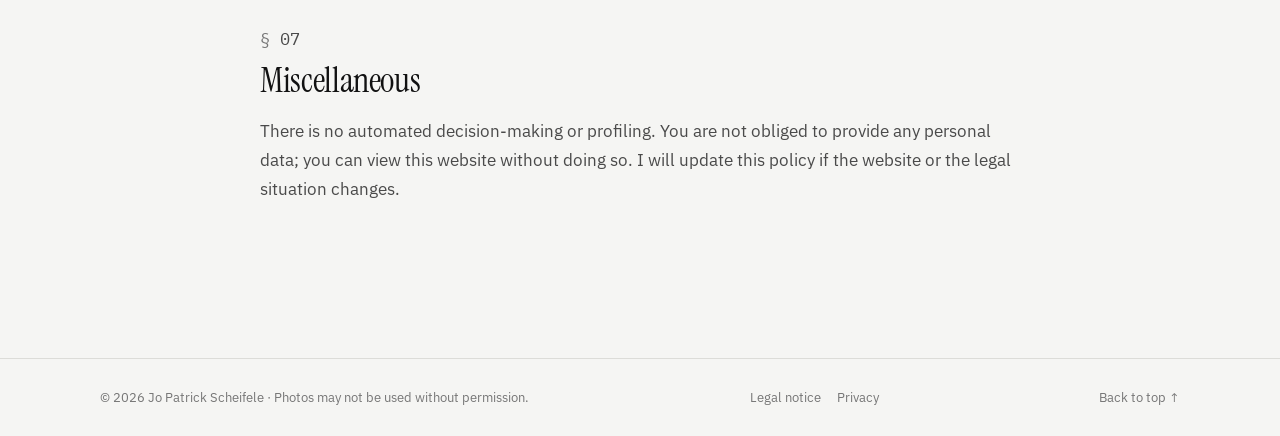
<file: privacy.html>
<!DOCTYPE html>
<html lang="en" class="no-js">
<head>
  <meta charset="UTF-8">
  <meta name="viewport" content="width=device-width, initial-scale=1">
  <title>Privacy Policy · Jo Patrick Scheifele</title>
  <meta name="description" content="Privacy policy (Datenschutzerklärung) of the portfolio website of Jo Patrick Scheifele.">
  <meta name="robots" content="noindex, follow">
  <meta name="theme-color" content="#f5f5f3">
  <!-- Open Graph / Linkvorschau (LinkedIn & Co.); Bilder: node tools/og-cards.mjs -->
  <meta property="og:type" content="website">
  <meta property="og:site_name" content="Jo Patrick Scheifele">
  <meta property="og:title" content="Privacy Policy · Jo Patrick Scheifele">
  <meta property="og:description" content="Privacy policy (Datenschutzerklärung) of the portfolio website of Jo Patrick Scheifele.">
  <meta property="og:url" content="https://joscheifele.github.io/privacy.html">
  <meta property="og:image" content="https://joscheifele.github.io/assets/img/og/home.png">
  <meta property="og:image:width" content="2400">
  <meta property="og:image:height" content="1260">
  <meta property="og:image:alt" content="Portrait of Jo Patrick Scheifele next to his name">
  <meta property="og:locale" content="en_US">
  <meta name="author" content="Jo Patrick Scheifele">
  <meta name="twitter:card" content="summary_large_image">
  <link rel="icon" href="assets/favicon.svg" type="image/svg+xml">

  <link rel="preload" href="assets/fonts/instrument-serif-400-latin.woff2" as="font" type="font/woff2" crossorigin>
  <link rel="preload" href="assets/fonts/ibm-plex-sans-400-latin.woff2" as="font" type="font/woff2" crossorigin>
  <link rel="stylesheet" href="css/fonts.css">

  <link rel="stylesheet" href="css/styles.css">
  <script src="js/main.js" defer></script>
</head>
<body id="top">
  <a class="skip-link" href="#main">Skip to content</a>

  <!-- ============ NAVIGATION ============ -->
  <header class="site-header">
    <nav class="nav container" aria-label="Main navigation">
      <a class="nav__brand" href="index.html" aria-label="Back to the home page">
        <span class="nav__brand-mark" aria-hidden="true">⌖</span>
        <span class="nav__brand-text">J.&nbsp;P.&nbsp;Scheifele</span>
      </a>

      <button class="nav__toggle" type="button" aria-expanded="false" aria-controls="nav-menu" aria-label="Open menu">
        <span></span><span></span><span></span>
      </button>

      <ul class="nav__menu" id="nav-menu">
        <li><a class="nav__link" href="index.html#about"><span class="nav__idx">01</span>About</a></li>
        <li><a class="nav__link" href="index.html#experience"><span class="nav__idx">02</span>Experience</a></li>
        <li><a class="nav__link" href="index.html#projects"><span class="nav__idx">03</span>Projects</a></li>
        <li><a class="nav__link" href="index.html#gallery"><span class="nav__idx">04</span>Photography</a></li>
        <li><a class="nav__link" href="index.html#contact"><span class="nav__idx">05</span>Contact</a></li>
      </ul>
    </nav>
  </header>

  <main id="main">
    <section class="page-hero">
      <div class="container">
        <a class="page-hero__back" href="index.html">← Home</a>
        <p class="eyebrow"><span class="eyebrow__dot" aria-hidden="true"></span>Legal · As of October 2026</p>
        <h1 class="page-hero__title">Privacy <em>Policy</em></h1>
        <p class="page-hero__sub">
          Datenschutzerklärung. Short version: no cookies, no tracking, no analytics, no third-party
          content. The only data processed is what the web host needs to deliver the pages, and what
          you send me if you write me an email.
        </p>
      </div>
    </section>

    <article class="article article--legal">
      <!-- 1 ─ Verantwortlicher -->
      <section class="article__section" aria-labelledby="controller">
        <p class="article__idx">01</p>
        <h2 class="article__title" id="controller">Controller</h2>
        <p>The controller within the meaning of the General Data Protection Regulation (GDPR) is:</p>
        <!-- Gleiche Angaben wie im Impressum -->
        <address class="legal-address">
          Jo Patrick Scheifele<br>
          Düsseldorf<br>
          Germany<br>
          Email: <a href="mailto:jo.patrick.scheifele@gmail.com">jo.patrick.scheifele@gmail.com</a>
        </address>
      </section>

      <!-- 2 ─ Überblick -->
      <section class="article__section" aria-labelledby="overview">
        <p class="article__idx">02</p>
        <h2 class="article__title" id="overview">What this website does not do</h2>
        <ul>
          <li>It sets <strong>no cookies</strong> and uses no comparable storage for tracking.</li>
          <li>It uses <strong>no analytics or tracking tools</strong> and no advertising.</li>
          <li>It has <strong>no contact form</strong>, comment function or user accounts.</li>
          <li>It embeds <strong>no third-party content</strong> (no social media plugins, maps or external videos).</li>
          <li>All <strong>fonts are hosted on this server</strong>; no connection to Google Fonts or other font services is made.</li>
          <li>It stores <strong>nothing in your browser</strong> (no local storage or similar).</li>
        </ul>
      </section>

      <!-- 3 ─ Hosting -->
      <section class="article__section" aria-labelledby="hosting">
        <p class="article__idx">03</p>
        <h2 class="article__title" id="hosting">Hosting and server log files</h2>

        <!-- ===== Variante A: GitHub Pages (aktiv) ===== -->
        <p>
          This website is hosted by GitHub Pages, a service of GitHub, Inc., 88 Colin P. Kelly Jr.
          Street, San Francisco, CA 94107, USA. When you visit the website, GitHub automatically
          processes technical data that your browser transmits, in particular:
        </p>
        <ul>
          <li>your IP address,</li>
          <li>date and time of the request,</li>
          <li>the page or file requested,</li>
          <li>browser type and version, operating system,</li>
          <li>the referring website (referrer), if transmitted.</li>
        </ul>
        <p>
          This data is required to deliver the website, to keep it stable and to protect it against
          attacks. The legal basis is Art. 6 (1) (f) GDPR; my legitimate interest is a secure and
          reliable presentation of this website. I have no access to these log files myself.
        </p>
        <p>
          Data may be processed in the USA. GitHub participates in the EU-U.S. Data Privacy Framework,
          for which the European Commission has adopted an adequacy decision (Art. 45 GDPR). Details can
          be found in the
          <a href="https://docs.github.com/en/site-policy/privacy-policies/github-general-privacy-statement" target="_blank" rel="noopener">GitHub General Privacy Statement</a>.
        </p>
        <!-- ===== Variante B: Cloudflare Pages – bei Wechsel die drei Absätze oben (ab "This website is hosted by") hierdurch ersetzen =====
        <p>
          This website is hosted by Cloudflare Pages, a service of Cloudflare, Inc., 101 Townsend St,
          San Francisco, CA 94107, USA. When you visit the website, Cloudflare automatically processes
          technical data that your browser transmits, in particular: your IP address, date and time of
          the request, the page or file requested, browser type and version, operating system and the
          referring website (referrer), if transmitted.
        </p>
        <p>
          This data is required to deliver the website, to keep it stable and to protect it against
          attacks. The legal basis is Art. 6 (1) (f) GDPR; my legitimate interest is a secure and
          reliable presentation of this website. I have no access to these log files myself.
        </p>
        <p>
          Data may be processed in the USA. Cloudflare participates in the EU-U.S. Data Privacy
          Framework, for which the European Commission has adopted an adequacy decision (Art. 45 GDPR).
          Details can be found in the
          <a href="https://www.cloudflare.com/privacypolicy/" target="_blank" rel="noopener">Cloudflare Privacy Policy</a>.
        </p>
        ===== Ende Variante B ===== -->
      </section>

      <!-- 4 ─ E-Mail -->
      <section class="article__section" aria-labelledby="email">
        <p class="article__idx">04</p>
        <h2 class="article__title" id="email">Contact by email</h2>
        <p>
          If you send me an email, I process the data you provide (your email address, name if given,
          and the content of your message) in order to reply to you. The legal basis is
          Art. 6 (1) (f) GDPR (legitimate interest in answering enquiries) or, if your enquiry concerns
          a possible collaboration or employment, Art. 6 (1) (b) GDPR (steps prior to entering into a
          contract). I delete the data once it is no longer needed for this purpose, unless statutory
          retention periods apply.
        </p>
        <p>
          My email account is provided by Google (Gmail). Emails are therefore stored on Google's
          servers. For users in the European Economic Area, the provider is Google Ireland Limited,
          Gordon House, Barrow Street, Dublin 4, Ireland; data may also be processed in the USA, for
          which Google participates in the EU-U.S. Data Privacy Framework. See the
          <a href="https://policies.google.com/privacy" target="_blank" rel="noopener">Google Privacy Policy</a>.
        </p>
      </section>

      <!-- 5 ─ Links -->
      <section class="article__section" aria-labelledby="social">
        <p class="article__idx">05</p>
        <h2 class="article__title" id="social">Links to LinkedIn and Instagram</h2>
        <p>
          This website contains plain links to my profiles on LinkedIn and Instagram. They are not
          plugins: no data is sent to these services when you load this website. Only if you click a
          link are you taken to the respective provider, whose own privacy policy then applies.
        </p>
      </section>

      <!-- 6 ─ Rechte -->
      <section class="article__section" aria-labelledby="rights">
        <p class="article__idx">06</p>
        <h2 class="article__title" id="rights">Your rights</h2>
        <p>Regarding your personal data, you have the right to</p>
        <ul>
          <li>access (Art. 15 GDPR),</li>
          <li>rectification (Art. 16 GDPR),</li>
          <li>erasure (Art. 17 GDPR),</li>
          <li>restriction of processing (Art. 18 GDPR),</li>
          <li>data portability (Art. 20 GDPR),</li>
          <li><strong>object</strong> to processing based on Art. 6 (1) (f) GDPR, on grounds relating to your particular situation (Art. 21 GDPR).</li>
        </ul>
        <p>To exercise these rights, an informal email to the address above is sufficient.</p>
        <p>
          You also have the right to lodge a complaint with a data protection supervisory authority
          (Art. 77 GDPR). The authority responsible for me is the
          <a href="https://www.ldi.nrw.de" target="_blank" rel="noopener">Landesbeauftragte für Datenschutz und Informationsfreiheit Nordrhein-Westfalen</a>
          (LDI NRW), Kavalleriestraße 2&ndash;4, 40213 Düsseldorf, Germany.
        </p>
      </section>

      <!-- 7 ─ Sonstiges -->
      <section class="article__section" aria-labelledby="misc">
        <p class="article__idx">07</p>
        <h2 class="article__title" id="misc">Miscellaneous</h2>
        <p>
          There is no automated decision-making or profiling. You are not obliged to provide any
          personal data; you can view this website without doing so. I will update this policy if the
          website or the legal situation changes.
        </p>
      </section>
    </article>
  </main>

  <!-- ============ FOOTER ============ -->
  <footer class="site-footer">
    <div class="container site-footer__inner">
      <span>© <span id="year">2026</span> Jo Patrick Scheifele · Photos may not be used without permission.</span>
      <span class="site-footer__legal"><a href="imprint.html">Legal notice</a><a href="privacy.html" aria-current="page">Privacy</a></span>
      <a href="#top">Back to top ↑</a>
    </div>
  </footer>
</body>
</html>
</file>
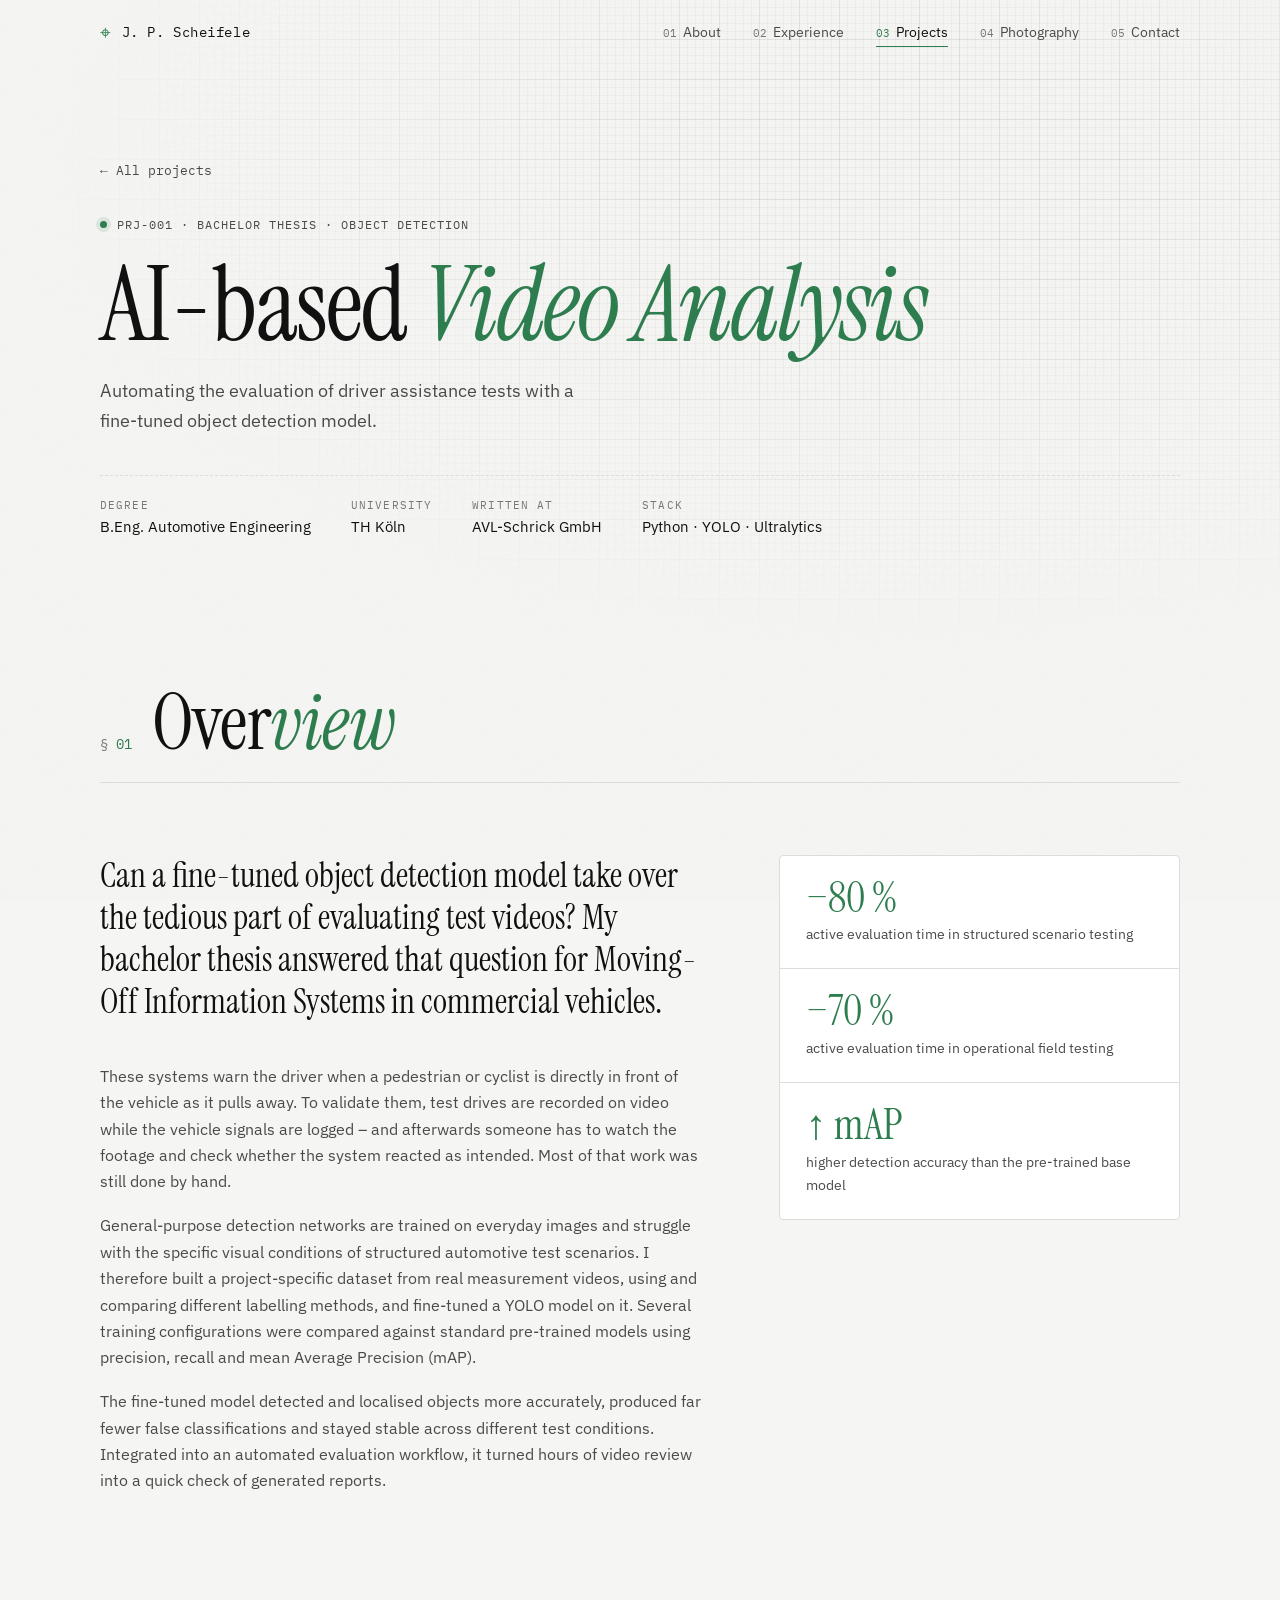
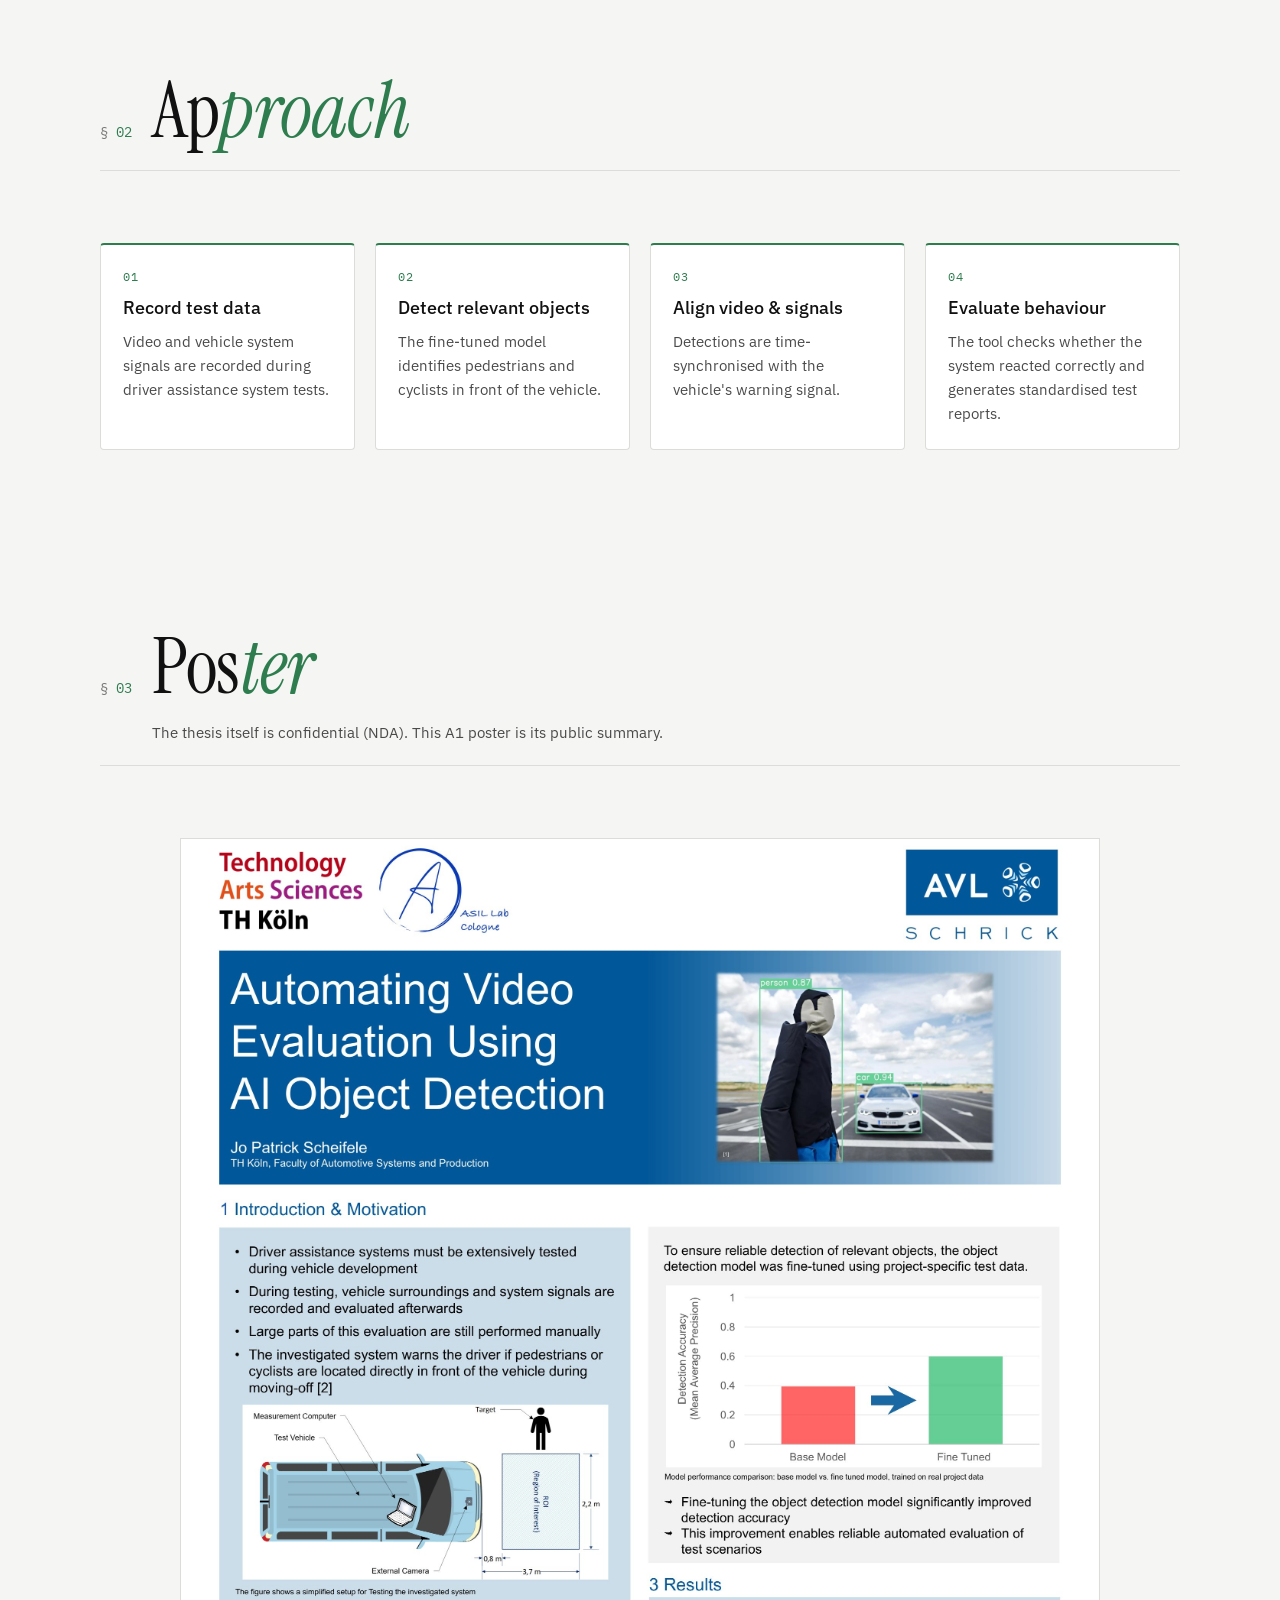
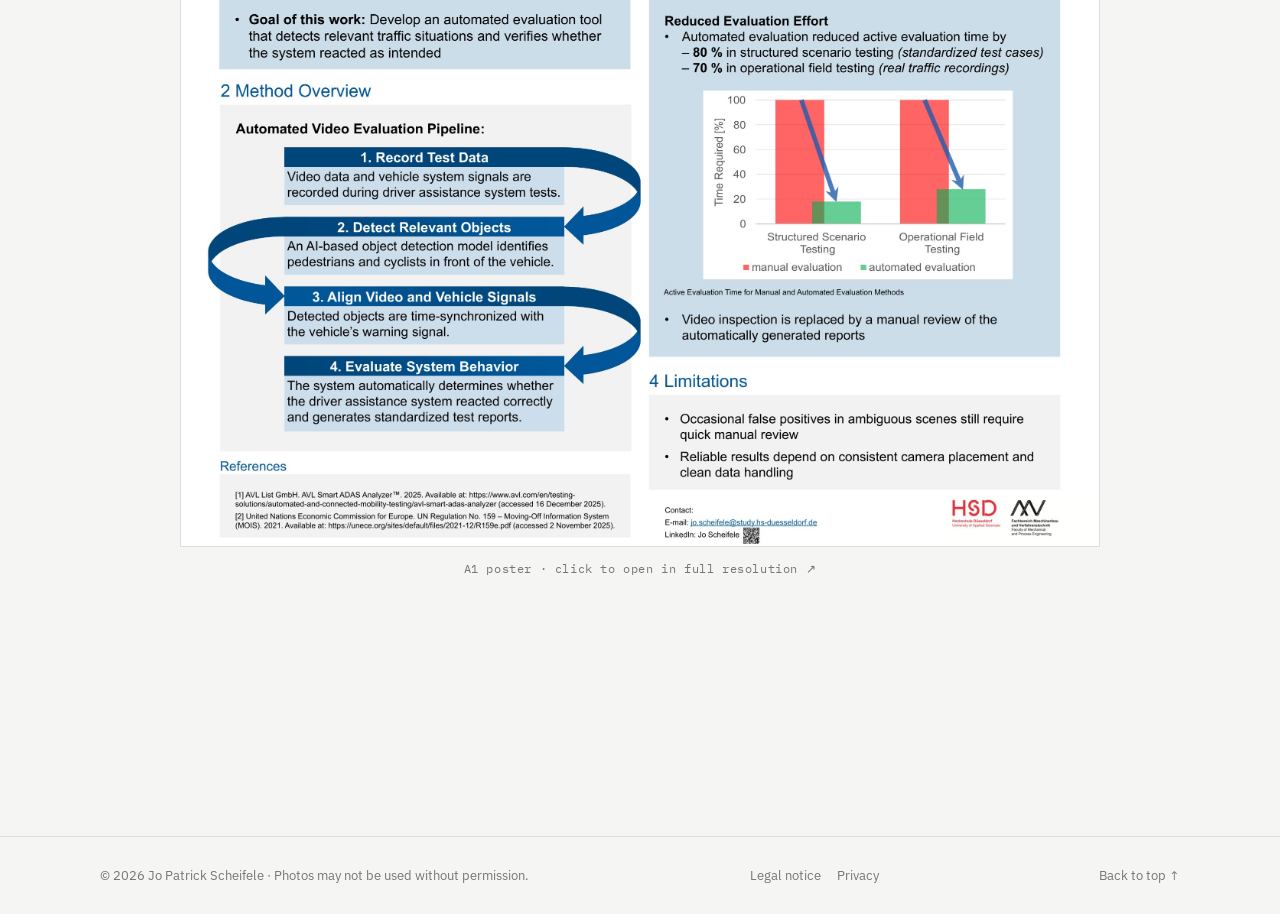
<file: projects/bachelor-thesis.html>
<!DOCTYPE html>
<html lang="en" class="no-js">
<head>
  <meta charset="UTF-8">
  <meta name="viewport" content="width=device-width, initial-scale=1">
  <title>AI-based Video Analysis · Jo Patrick Scheifele</title>
  <meta name="description" content="Bachelor thesis of Jo Patrick Scheifele: a fine-tuned YOLO model that automates the evaluation of test videos for driver assistance systems and cuts evaluation time by up to 80 %.">
  <meta name="theme-color" content="#f5f5f3">
  <!-- Open Graph / Linkvorschau (LinkedIn & Co.); Bilder: node tools/og-cards.mjs -->
  <meta property="og:type" content="article">
  <meta property="og:site_name" content="Jo Patrick Scheifele">
  <meta property="og:title" content="AI-based Video Analysis · Jo Patrick Scheifele">
  <meta property="og:description" content="Bachelor thesis of Jo Patrick Scheifele: a fine-tuned YOLO model that automates the evaluation of test videos for driver assistance systems and cuts evaluation time by up to 80 %.">
  <meta property="og:url" content="https://joscheifele.github.io/projects/bachelor-thesis.html">
  <meta property="og:image" content="https://joscheifele.github.io/assets/img/og/bachelor-thesis.png">
  <meta property="og:image:width" content="2400">
  <meta property="og:image:height" content="1260">
  <meta property="og:image:alt" content="Preview card: AI-based Video Analysis, bachelor thesis by Jo Patrick Scheifele">
  <meta property="og:locale" content="en_US">
  <meta name="author" content="Jo Patrick Scheifele">
  <meta name="twitter:card" content="summary_large_image">
  <link rel="icon" href="../assets/favicon.svg" type="image/svg+xml">

  <link rel="preload" href="../assets/fonts/instrument-serif-400-latin.woff2" as="font" type="font/woff2" crossorigin>
  <link rel="preload" href="../assets/fonts/ibm-plex-sans-400-latin.woff2" as="font" type="font/woff2" crossorigin>
  <link rel="stylesheet" href="../css/fonts.css">

  <link rel="stylesheet" href="../css/styles.css">
  <script src="../js/main.js" defer></script>
</head>
<body id="top">
  <a class="skip-link" href="#main">Skip to content</a>

  <!-- ============ NAVIGATION ============ -->
  <header class="site-header">
    <nav class="nav container" aria-label="Main navigation">
      <a class="nav__brand" href="../index.html" aria-label="Back to the home page">
        <span class="nav__brand-mark" aria-hidden="true">⌖</span>
        <span class="nav__brand-text">J.&nbsp;P.&nbsp;Scheifele</span>
      </a>

      <button class="nav__toggle" type="button" aria-expanded="false" aria-controls="nav-menu" aria-label="Open menu">
        <span></span><span></span><span></span>
      </button>

      <ul class="nav__menu" id="nav-menu">
        <li><a class="nav__link" href="../index.html#about"><span class="nav__idx">01</span>About</a></li>
        <li><a class="nav__link" href="../index.html#experience"><span class="nav__idx">02</span>Experience</a></li>
        <li><a class="nav__link is-active" href="../index.html#projects" aria-current="page"><span class="nav__idx">03</span>Projects</a></li>
        <li><a class="nav__link" href="../index.html#gallery"><span class="nav__idx">04</span>Photography</a></li>
        <li><a class="nav__link" href="../index.html#contact"><span class="nav__idx">05</span>Contact</a></li>
      </ul>
    </nav>
  </header>

  <main id="main">
    <!-- ============ INTRO ============ -->
    <section class="page-hero">
      <div class="container">
        <a class="page-hero__back" href="../index.html#projects">← All projects</a>
        <p class="eyebrow"><span class="eyebrow__dot" aria-hidden="true"></span>PRJ-001 · Bachelor thesis · Object Detection</p>
        <h1 class="page-hero__title">AI-based <em>Video Analysis</em></h1>
        <p class="page-hero__sub">Automating the evaluation of driver assistance tests with a fine-tuned object detection model.</p>

        <dl class="facts">
          <div><dt>Degree</dt><dd>B.Eng. Automotive Engineering</dd></div>
          <div><dt>University</dt><dd>TH Köln</dd></div>
          <div><dt>Written at</dt><dd>AVL-Schrick GmbH</dd></div>
          <div><dt>Stack</dt><dd>Python · YOLO · Ultralytics</dd></div>
        </dl>
      </div>
    </section>

    <!-- ============ OVERVIEW ============ -->
    <section class="section section--tight" id="overview" aria-labelledby="overview-title">
      <div class="container">
        <header class="section__head reveal">
          <span class="section__idx">01</span>
          <h2 class="section__title" id="overview-title">Over<em>view</em></h2>
        </header>

        <div class="project-overview">
          <div class="project-overview__text reveal">
            <p class="lead">
              Can a fine-tuned object detection model take over the tedious part of evaluating
              test videos? My bachelor thesis answered that question for Moving-Off Information
              Systems in commercial vehicles.
            </p>
            <p>
              These systems warn the driver when a pedestrian or cyclist is directly in front of
              the vehicle as it pulls away. To validate them, test drives are recorded on video
              while the vehicle signals are logged &ndash; and afterwards someone has to watch the
              footage and check whether the system reacted as intended. Most of that work was
              still done by hand.
            </p>
            <p>
              General-purpose detection networks are trained on everyday images and struggle
              with the specific visual conditions of structured automotive test scenarios.
              I therefore built a project-specific dataset from real measurement videos, using
              and comparing different labelling methods, and fine-tuned a YOLO model on it.
              Several training configurations were compared against standard
              pre-trained models using precision, recall and mean Average Precision (mAP).
            </p>
            <p>
              The fine-tuned model detected and localised objects more accurately, produced far
              fewer false classifications and stayed stable across different test conditions.
              Integrated into an automated evaluation workflow, it turned hours of video review
              into a quick check of generated reports.
            </p>
          </div>

          <aside class="stats reveal" aria-label="Key results">
            <div class="stat">
              <span class="stat__value">−80&nbsp;%</span>
              <span class="stat__label">active evaluation time in structured scenario testing</span>
            </div>
            <div class="stat">
              <span class="stat__value">−70&nbsp;%</span>
              <span class="stat__label">active evaluation time in operational field testing</span>
            </div>
            <div class="stat">
              <span class="stat__value">↑&nbsp;mAP</span>
              <span class="stat__label">higher detection accuracy than the pre-trained base model</span>
            </div>
          </aside>
        </div>
      </div>
    </section>

    <!-- ============ APPROACH ============ -->
    <section class="section section--tight" id="approach" aria-labelledby="approach-title">
      <div class="container">
        <header class="section__head reveal">
          <span class="section__idx">02</span>
          <h2 class="section__title" id="approach-title">Ap<em>proach</em></h2>
        </header>

        <ol class="steps">
          <li class="step reveal">
            <span class="step__idx">01</span>
            <h3 class="step__title">Record test data</h3>
            <p>Video and vehicle system signals are recorded during driver assistance system tests.</p>
          </li>
          <li class="step reveal">
            <span class="step__idx">02</span>
            <h3 class="step__title">Detect relevant objects</h3>
            <p>The fine-tuned model identifies pedestrians and cyclists in front of the vehicle.</p>
          </li>
          <li class="step reveal">
            <span class="step__idx">03</span>
            <h3 class="step__title">Align video &amp; signals</h3>
            <p>Detections are time-synchronised with the vehicle's warning signal.</p>
          </li>
          <li class="step reveal">
            <span class="step__idx">04</span>
            <h3 class="step__title">Evaluate behaviour</h3>
            <p>The tool checks whether the system reacted correctly and generates standardised test reports.</p>
          </li>
        </ol>
      </div>
    </section>

    <!-- ============ POSTER ============ -->
    <section class="section section--tight" id="poster" aria-labelledby="poster-title">
      <div class="container">
        <header class="section__head reveal">
          <span class="section__idx">03</span>
          <h2 class="section__title" id="poster-title">Pos<em>ter</em></h2>
          <p class="section__sub">The thesis itself is confidential (NDA). This A1 poster is its public summary.</p>
        </header>

        <figure class="poster reveal">
          <a class="poster__link" href="../assets/img/projects/bachelor-thesis-poster.jpg" target="_blank" rel="noopener">
            <img src="../assets/img/projects/bachelor-thesis-poster.jpg" width="2400" height="3419" loading="lazy"
                 alt="A1 poster 'Automating Video Evaluation Using AI Object Detection': introduction and test setup, a four-step evaluation pipeline, a chart comparing base and fine-tuned model accuracy, the reduction in evaluation time, and limitations.">
          </a>
          <figcaption>A1 poster · click to open in full resolution ↗</figcaption>
        </figure>

        <div class="project-cta reveal">
          <p>Want to know more about the project? I'm happy to talk about it &ndash; within the limits of the NDA.</p>
          <a class="btn btn--primary" href="../index.html#contact">Get in touch</a>
        </div>
      </div>
    </section>
  </main>

  <!-- ============ FOOTER ============ -->
  <footer class="site-footer">
    <div class="container site-footer__inner">
      <span>© <span id="year">2026</span> Jo Patrick Scheifele · Photos may not be used without permission.</span>
      <span class="site-footer__legal"><a href="../imprint.html">Legal notice</a><a href="../privacy.html">Privacy</a></span>
      <a href="#top">Back to top ↑</a>
    </div>
  </footer>
</body>
</html>
</file>
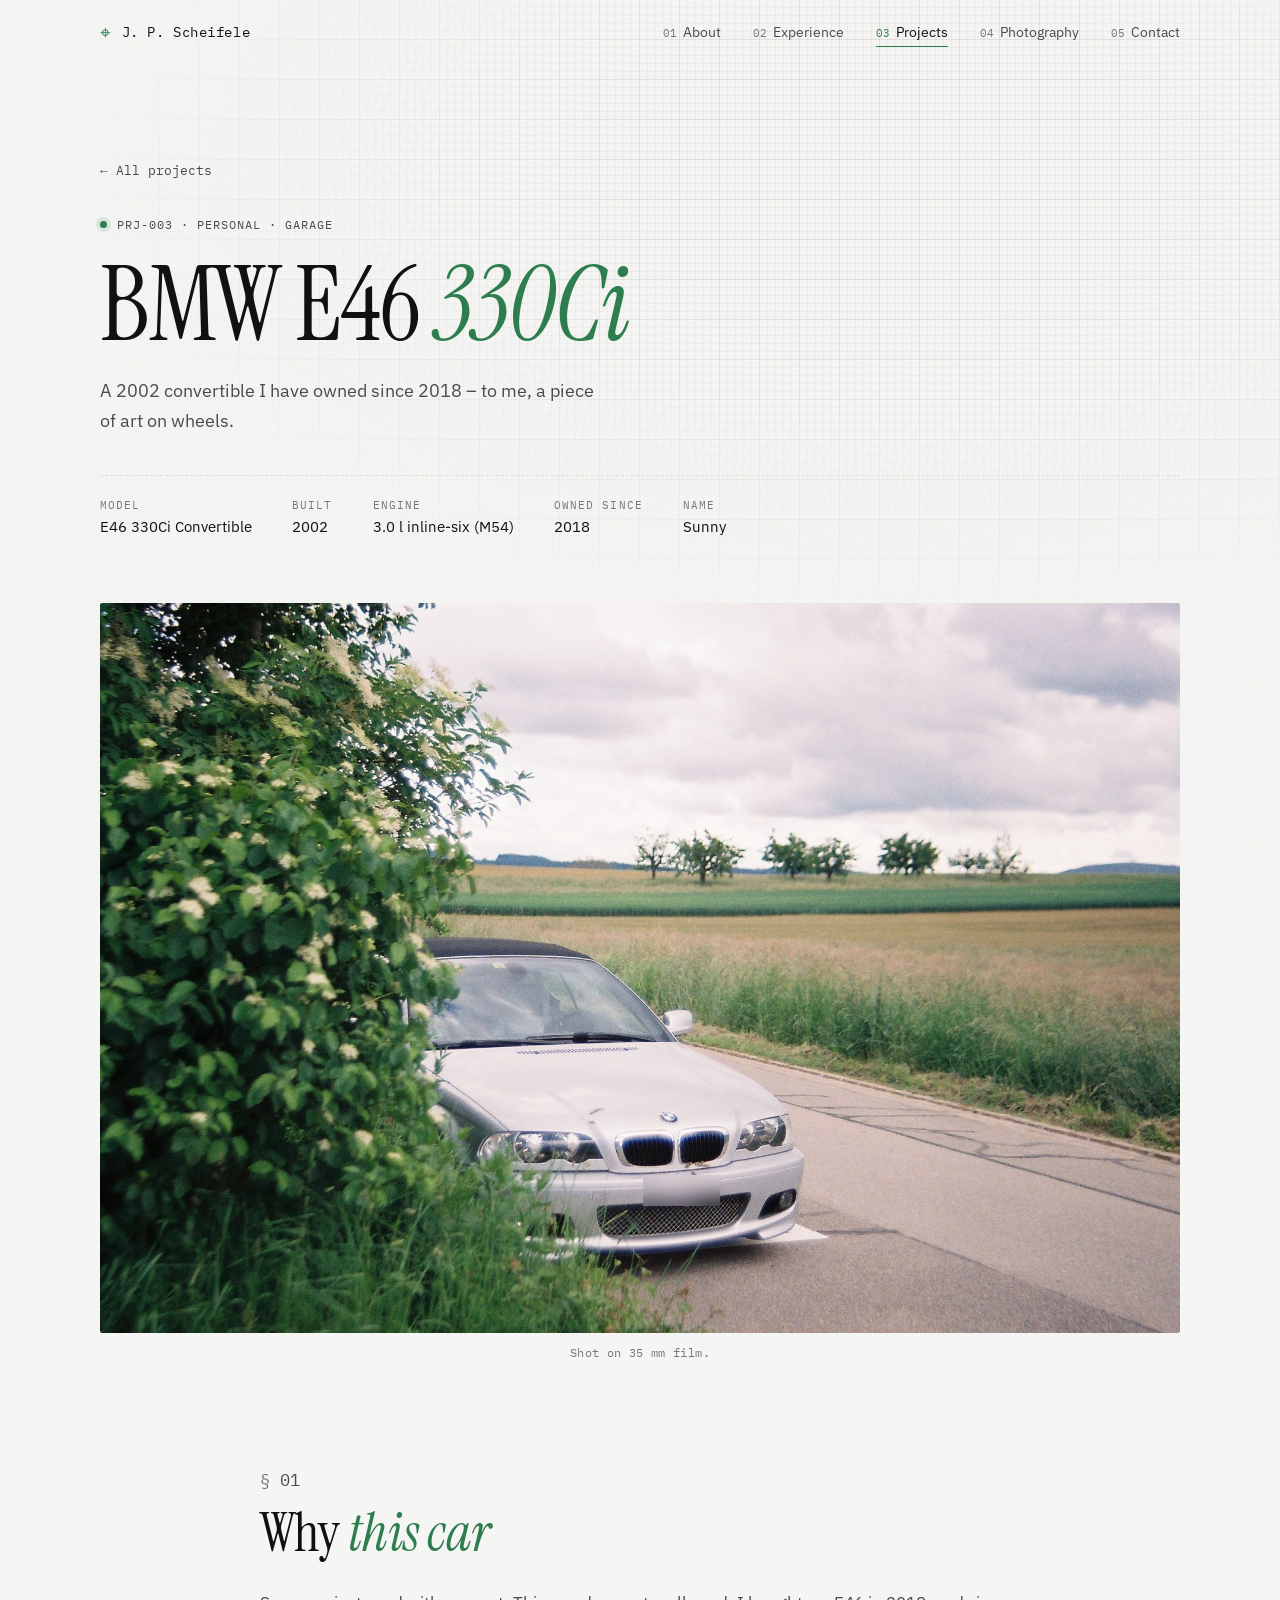
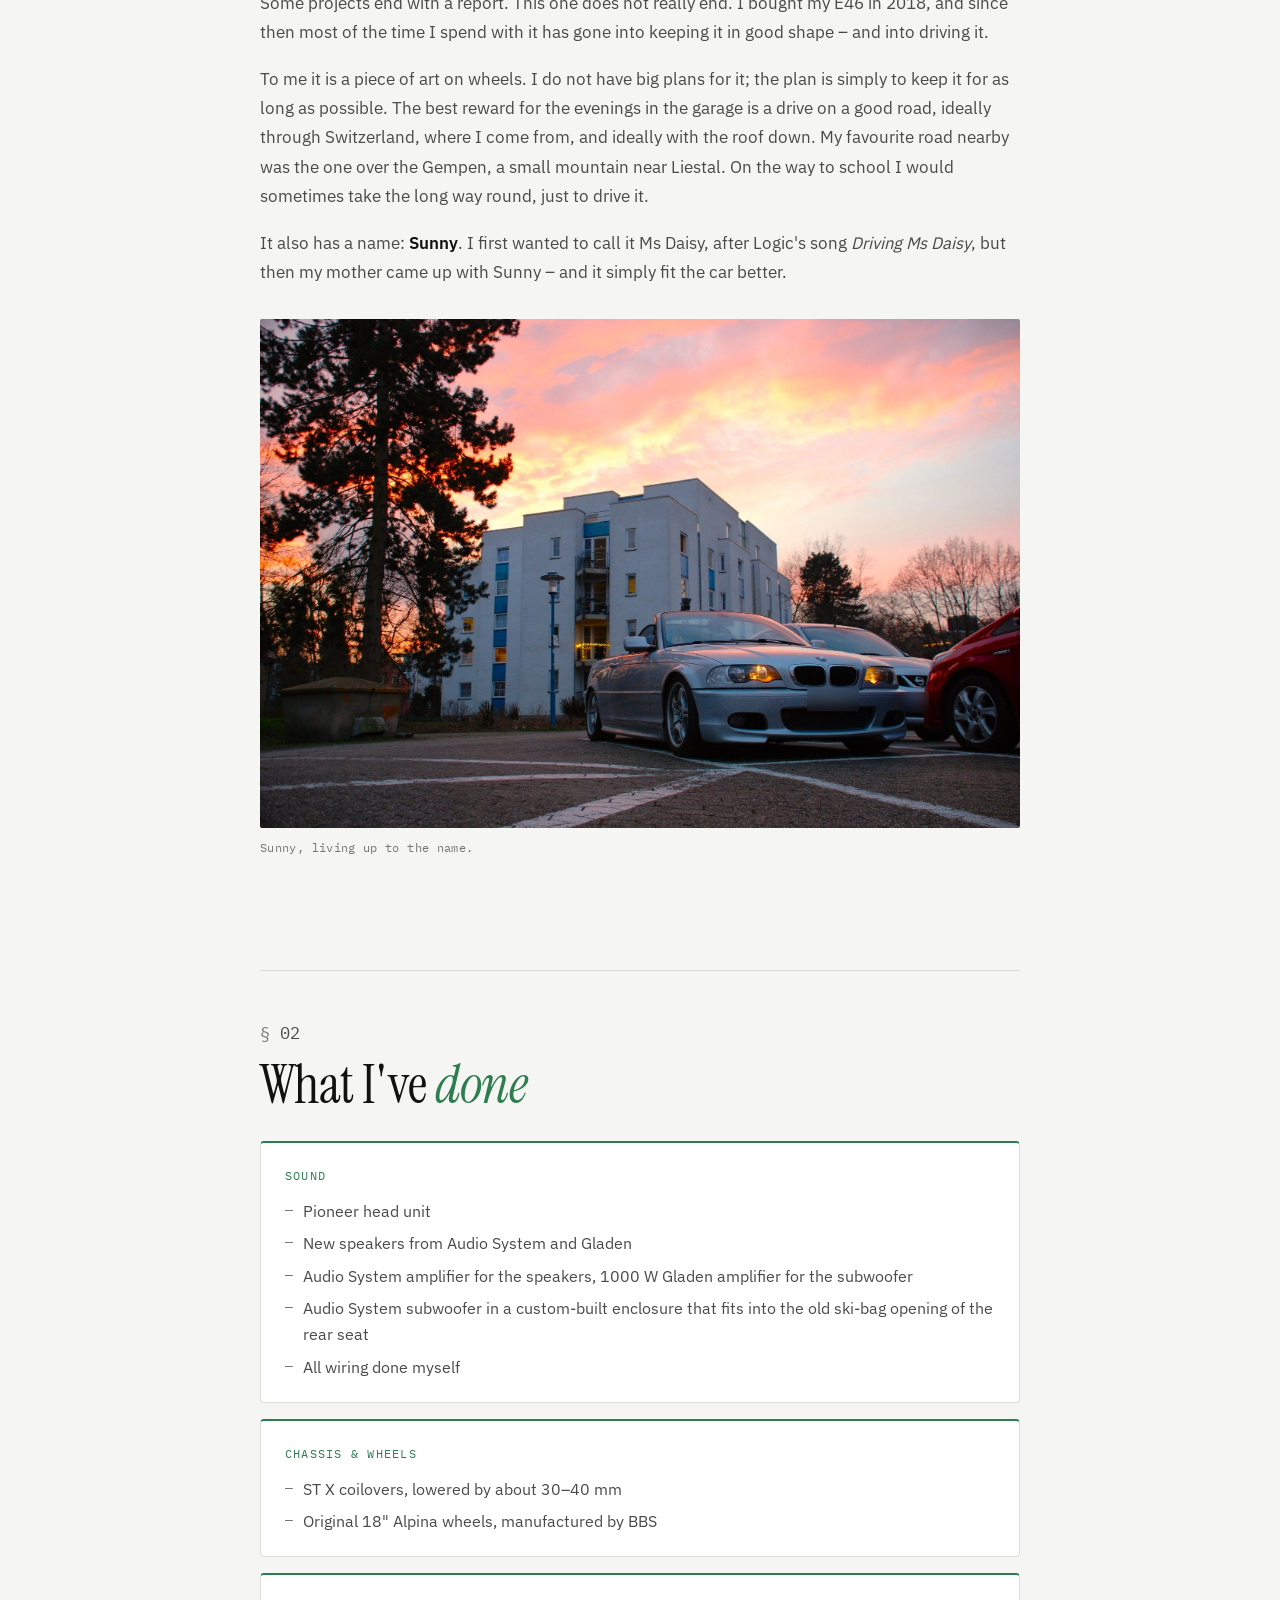
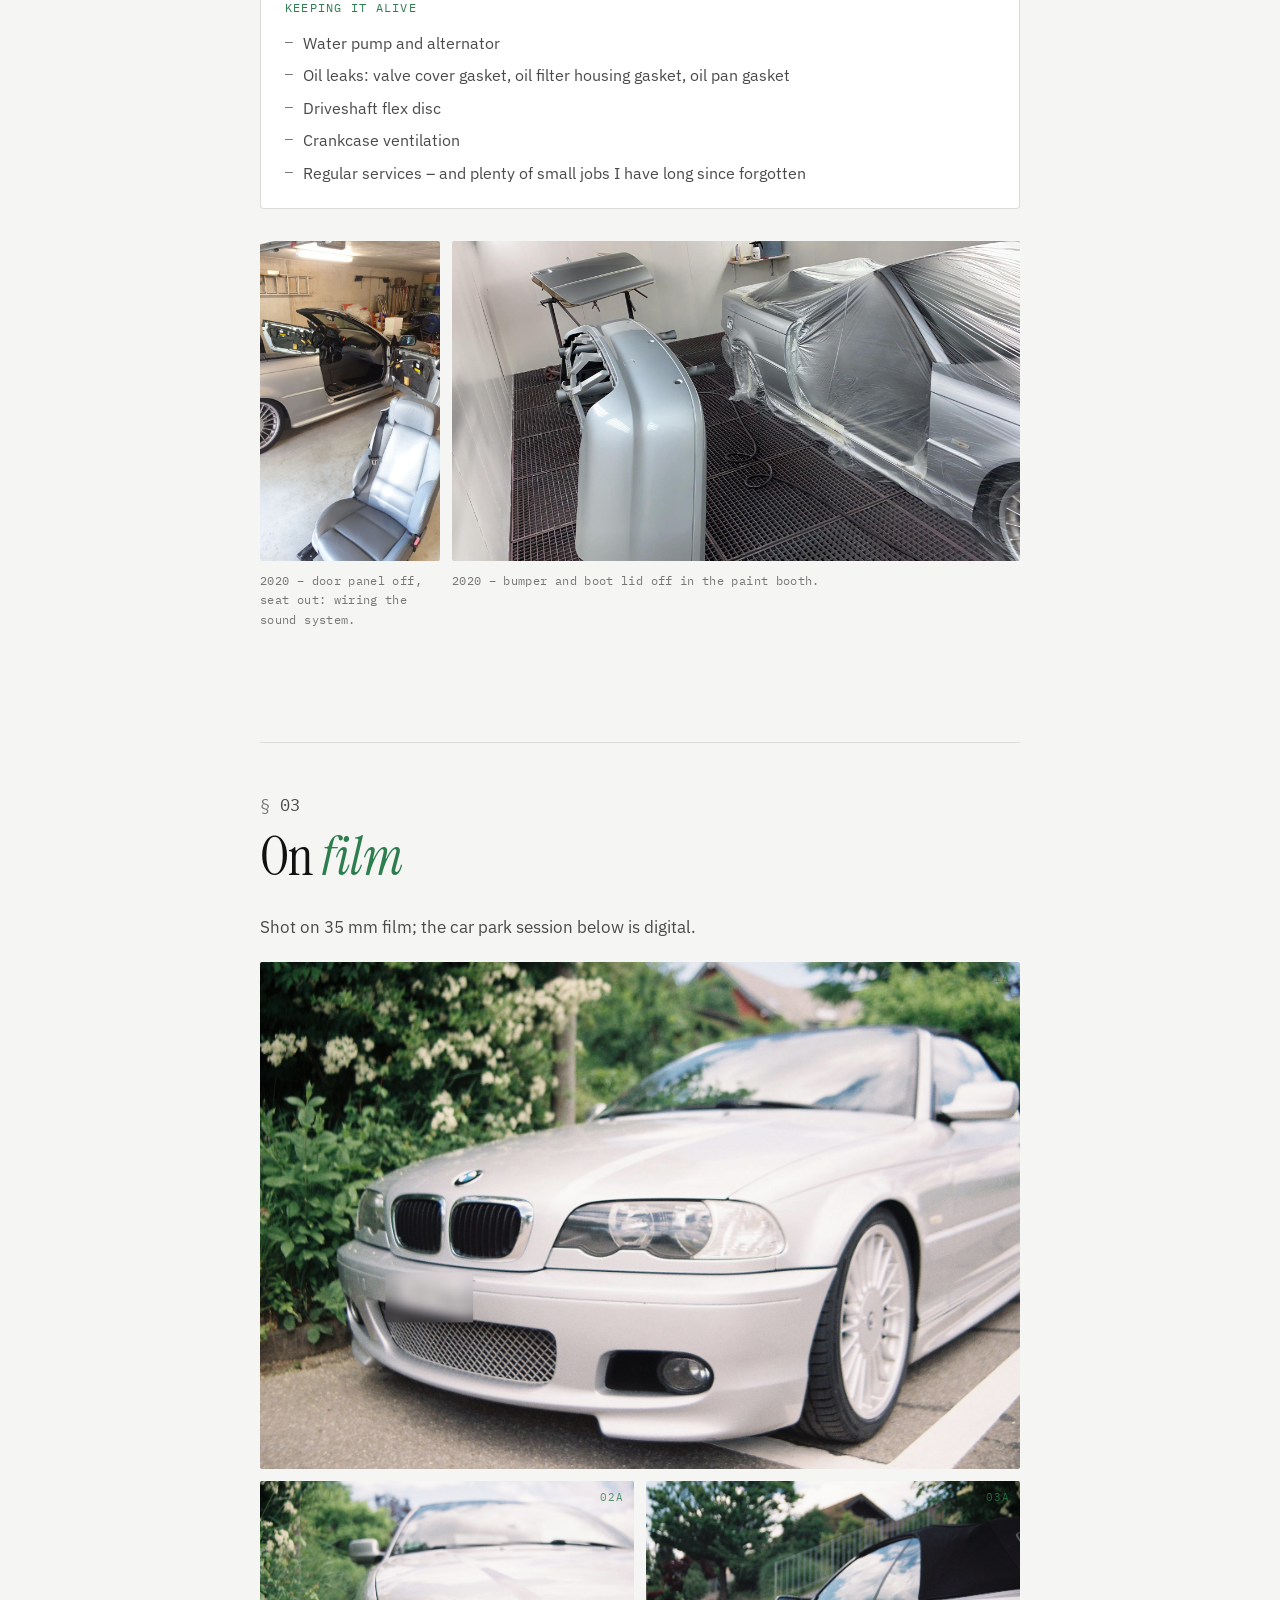
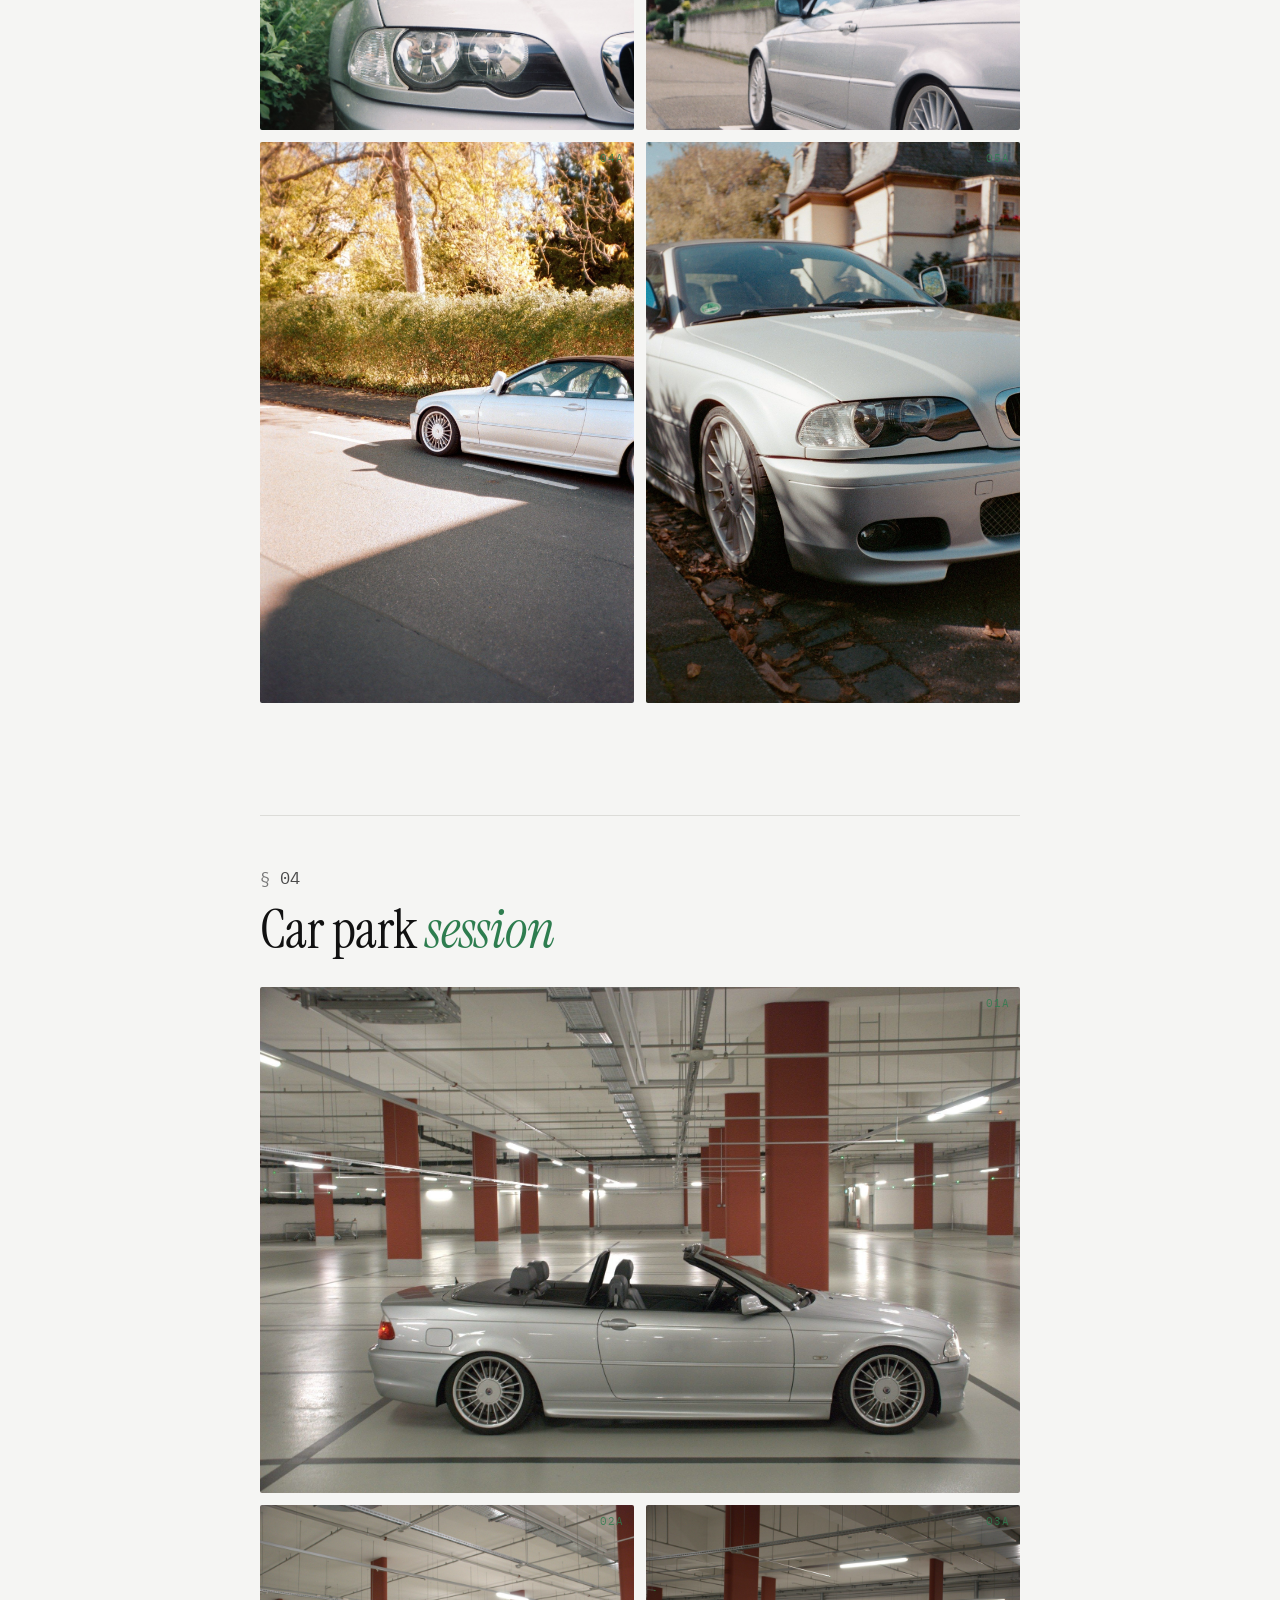
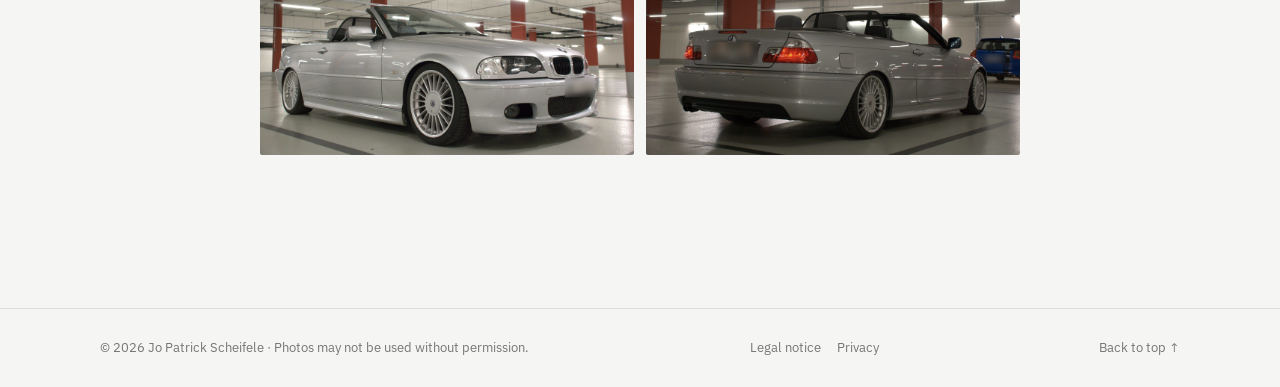
<file: projects/bmw-e46.html>
<!DOCTYPE html>
<html lang="en" class="no-js">
<head>
  <meta charset="UTF-8">
  <meta name="viewport" content="width=device-width, initial-scale=1">
  <title>BMW E46 330Ci · Jo Patrick Scheifele</title>
  <meta name="description" content="My 2002 BMW E46 330Ci convertible, owned since 2018: a new sound system, ST coilovers, Alpina wheels and a long list of repairs to keep it on the road.">
  <meta name="theme-color" content="#f5f5f3">
  <!-- Open Graph / Linkvorschau (LinkedIn & Co.); Bilder: node tools/og-cards.mjs -->
  <meta property="og:type" content="article">
  <meta property="og:site_name" content="Jo Patrick Scheifele">
  <meta property="og:title" content="BMW E46 330Ci · Jo Patrick Scheifele">
  <meta property="og:description" content="My 2002 BMW E46 330Ci convertible, owned since 2018: a new sound system, ST coilovers, Alpina wheels and a long list of repairs to keep it on the road.">
  <meta property="og:url" content="https://joscheifele.github.io/projects/bmw-e46.html">
  <meta property="og:image" content="https://joscheifele.github.io/assets/img/og/bmw-e46.png">
  <meta property="og:image:width" content="2400">
  <meta property="og:image:height" content="1260">
  <meta property="og:image:alt" content="Preview card: BMW E46 330Ci convertible, front view">
  <meta property="og:locale" content="en_US">
  <meta name="author" content="Jo Patrick Scheifele">
  <meta name="twitter:card" content="summary_large_image">
  <link rel="icon" href="../assets/favicon.svg" type="image/svg+xml">

  <link rel="preload" href="../assets/fonts/instrument-serif-400-latin.woff2" as="font" type="font/woff2" crossorigin>
  <link rel="preload" href="../assets/fonts/ibm-plex-sans-400-latin.woff2" as="font" type="font/woff2" crossorigin>
  <link rel="stylesheet" href="../css/fonts.css">

  <link rel="stylesheet" href="../css/styles.css">
  <script src="../js/main.js" defer></script>
</head>
<body id="top">
  <a class="skip-link" href="#main">Skip to content</a>

  <!-- ============ NAVIGATION ============ -->
  <header class="site-header">
    <nav class="nav container" aria-label="Main navigation">
      <a class="nav__brand" href="../index.html" aria-label="Back to the home page">
        <span class="nav__brand-mark" aria-hidden="true">⌖</span>
        <span class="nav__brand-text">J.&nbsp;P.&nbsp;Scheifele</span>
      </a>

      <button class="nav__toggle" type="button" aria-expanded="false" aria-controls="nav-menu" aria-label="Open menu">
        <span></span><span></span><span></span>
      </button>

      <ul class="nav__menu" id="nav-menu">
        <li><a class="nav__link" href="../index.html#about"><span class="nav__idx">01</span>About</a></li>
        <li><a class="nav__link" href="../index.html#experience"><span class="nav__idx">02</span>Experience</a></li>
        <li><a class="nav__link is-active" href="../index.html#projects" aria-current="page"><span class="nav__idx">03</span>Projects</a></li>
        <li><a class="nav__link" href="../index.html#gallery"><span class="nav__idx">04</span>Photography</a></li>
        <li><a class="nav__link" href="../index.html#contact"><span class="nav__idx">05</span>Contact</a></li>
      </ul>
    </nav>
  </header>

  <main id="main">
    <!-- ============ INTRO ============ -->
    <section class="page-hero">
      <div class="container">
        <a class="page-hero__back" href="../index.html#projects">← All projects</a>
        <p class="eyebrow"><span class="eyebrow__dot" aria-hidden="true"></span>PRJ-003 · Personal · Garage</p>
        <h1 class="page-hero__title">BMW E46 <em>330Ci</em></h1>
        <p class="page-hero__sub">A 2002 convertible I have owned since 2018 &ndash; to me, a piece of art on wheels.</p>

        <dl class="facts">
          <div><dt>Model</dt><dd>E46 330Ci Convertible</dd></div>
          <div><dt>Built</dt><dd>2002</dd></div>
          <div><dt>Engine</dt><dd>3.0&nbsp;l inline-six (M54)</dd></div>
          <div><dt>Owned since</dt><dd>2018</dd></div>
          <div><dt>Name</dt><dd>Sunny</dd></div>
        </dl>

        <figure class="article-figure article-figure--lead article-figure--photo">
          <img src="../assets/img/projects/e46/lead.jpg" width="1818" height="1228"
               alt="Silver BMW E46 convertible with the black soft top closed, parked on a country road between a flowering elder bush and a field.">
          <figcaption>Shot on 35&nbsp;mm film.</figcaption>
        </figure>
      </div>
    </section>

    <article class="article">
      <!-- 01 ------------------------------------------------------------ -->
      <section class="article__section" aria-labelledby="car">
        <p class="article__idx">01</p>
        <h2 class="article__title" id="car">Why <em>this car</em></h2>
        <p>
          Some projects end with a report. This one does not really end. I bought my E46 in
          2018, and since then most of the time I spend with it has gone into keeping it in good
          shape &ndash; and into driving it.
        </p>
        <p>
          To me it is a piece of art on wheels. I do not have big plans for it; the plan is simply
          to keep it for as long as possible. The best reward for the evenings in the garage is a
          drive on a good road, ideally through Switzerland, where I come from, and ideally with
          the roof down. My favourite road nearby was the one over the Gempen, a small mountain
          near Liestal. On the way to school I would sometimes take the long way round, just to
          drive it.
        </p>
        <p>
          It also has a name: <strong>Sunny</strong>. I first wanted to call it Ms Daisy, after
          Logic's song <em>Driving Ms Daisy</em>, but then my mother came up with Sunny &ndash;
          and it simply fit the car better.
        </p>
        <figure class="article-figure article-figure--photo">
          <img src="../assets/img/projects/e46/sunset.jpg" width="2000" height="1339" loading="lazy"
               alt="The E46 with the roof down in a car park at sunset, pink and orange clouds above an apartment block.">
          <figcaption>Sunny, living up to the name.</figcaption>
        </figure>
      </section>

      <!-- 02 ------------------------------------------------------------ -->
      <section class="article__section" aria-labelledby="work">
        <p class="article__idx">02</p>
        <h2 class="article__title" id="work">What I've <em>done</em></h2>

        <div class="worklog">
          <section class="worklog__group" aria-labelledby="work-sound">
            <h3 class="worklog__title" id="work-sound">Sound</h3>
            <ul class="worklog__list">
              <li>Pioneer head unit</li>
              <li>New speakers from Audio System and Gladen</li>
              <li>Audio System amplifier for the speakers, 1000&nbsp;W Gladen amplifier for the subwoofer</li>
              <li>Audio System subwoofer in a custom-built enclosure that fits into the old ski-bag opening of the rear seat</li>
              <li>All wiring done myself</li>
            </ul>
          </section>

          <section class="worklog__group" aria-labelledby="work-chassis">
            <h3 class="worklog__title" id="work-chassis">Chassis &amp; wheels</h3>
            <ul class="worklog__list">
              <li>ST X coilovers, lowered by about 30&ndash;40&nbsp;mm</li>
              <li>Original 18" Alpina wheels, manufactured by BBS</li>
            </ul>
          </section>

          <section class="worklog__group" aria-labelledby="work-repairs">
            <h3 class="worklog__title" id="work-repairs">Keeping it alive</h3>
            <ul class="worklog__list">
              <li>Water pump and alternator</li>
              <li>Oil leaks: valve cover gasket, oil filter housing gasket, oil pan gasket</li>
              <li>Driveshaft flex disc</li>
              <li>Crankcase ventilation</li>
              <li>Regular services &ndash; and plenty of small jobs I have long since forgotten</li>
            </ul>
          </section>
        </div>

        <div class="figure-pair">
          <figure class="article-figure article-figure--photo">
            <img src="../assets/img/projects/e46/hifi-install.jpg" width="1125" height="2000" loading="lazy"
                 alt="The car in a home garage with the door panel removed and the driver's seat taken out, standing on the floor.">
            <figcaption>2020 &ndash; door panel off, seat out: wiring the sound system.</figcaption>
          </figure>
          <figure class="article-figure article-figure--photo">
            <img src="../assets/img/projects/e46/paint-booth.jpg" width="2000" height="1125" loading="lazy"
                 alt="The car masked in plastic sheeting in a paint booth, with the rear bumper and boot lid removed and freshly painted on stands.">
            <figcaption>2020 &ndash; bumper and boot lid off in the paint booth.</figcaption>
          </figure>
        </div>
      </section>

      <!-- 03 ------------------------------------------------------------ -->
      <section class="article__section" aria-labelledby="photos">
        <p class="article__idx">03</p>
        <h2 class="article__title" id="photos">On <em>film</em></h2>
        <p>Shot on 35&nbsp;mm film; the car park session below is digital.</p>
        <div class="gallery gallery--compact" id="gallery-grid">
          <figure class="shot shot--big">
            <img src="../assets/img/projects/e46/front.jpg" alt="Front three-quarter view: kidney grille, headlights, front apron and an Alpina wheel." loading="lazy">
            <figcaption>Front · Alpina wheels</figcaption>
          </figure>
          <figure class="shot">
            <img src="../assets/img/projects/e46/headlight.jpg" alt="Close-up of the headlight and bonnet framed by green leaves." loading="lazy">
            <figcaption>Headlight</figcaption>
          </figure>
          <figure class="shot">
            <img src="../assets/img/projects/e46/side.jpg" alt="Side view with the black soft top, door and rear wheel, low angle." loading="lazy">
            <figcaption>Soft top · rear wheel</figcaption>
          </figure>
          <figure class="shot shot--portrait">
            <img src="../assets/img/projects/e46/autumn-side.jpg" alt="The car parked along a hedge in low autumn sun, with long shadows on the road." loading="lazy">
            <figcaption>Autumn light</figcaption>
          </figure>
          <figure class="shot shot--portrait">
            <img src="../assets/img/projects/e46/autumn-front.jpg" alt="Front corner and wheel on a cobbled pavement covered with autumn leaves, an old villa behind." loading="lazy">
            <figcaption>Autumn leaves</figcaption>
          </figure>
        </div>
      </section>

      <!-- 04 ------------------------------------------------------------ -->
      <section class="article__section" aria-labelledby="carpark">
        <p class="article__idx">04</p>
        <h2 class="article__title" id="carpark">Car park <em>session</em></h2>
        <div class="gallery gallery--compact">
          <figure class="shot shot--big">
            <img src="../assets/img/projects/e46/garage-side.jpg" alt="Side profile with the roof down in an empty underground car park with red pillars." loading="lazy">
            <figcaption>Roof down · side profile</figcaption>
          </figure>
          <figure class="shot">
            <img src="../assets/img/projects/e46/garage-front.jpg" alt="Low front three-quarter view in the car park, Alpina wheel in the foreground." loading="lazy">
            <figcaption>Front three-quarter</figcaption>
          </figure>
          <figure class="shot">
            <img src="../assets/img/projects/e46/garage-rear.jpg" alt="Rear three-quarter view with tail lights on and the roof down." loading="lazy">
            <figcaption>Rear three-quarter</figcaption>
          </figure>
        </div>
      </section>
    </article>
  </main>

  <!-- ============ FOOTER ============ -->
  <footer class="site-footer">
    <div class="container site-footer__inner">
      <span>© <span id="year">2026</span> Jo Patrick Scheifele · Photos may not be used without permission.</span>
      <span class="site-footer__legal"><a href="../imprint.html">Legal notice</a><a href="../privacy.html">Privacy</a></span>
      <a href="#top">Back to top ↑</a>
    </div>
  </footer>

  <!-- ============ LIGHTBOX ============ -->
  <div class="lightbox" id="lightbox" role="dialog" aria-modal="true" aria-label="Image viewer" hidden>
    <button class="lightbox__btn lightbox__close" type="button" aria-label="Close">✕</button>
    <button class="lightbox__btn lightbox__prev" type="button" aria-label="Previous image">←</button>
    <figure class="lightbox__figure">
      <div class="lightbox__stage"></div>
      <figcaption class="lightbox__caption"></figcaption>
    </figure>
    <button class="lightbox__btn lightbox__next" type="button" aria-label="Next image">→</button>
  </div>
</body>
</html>
</file>
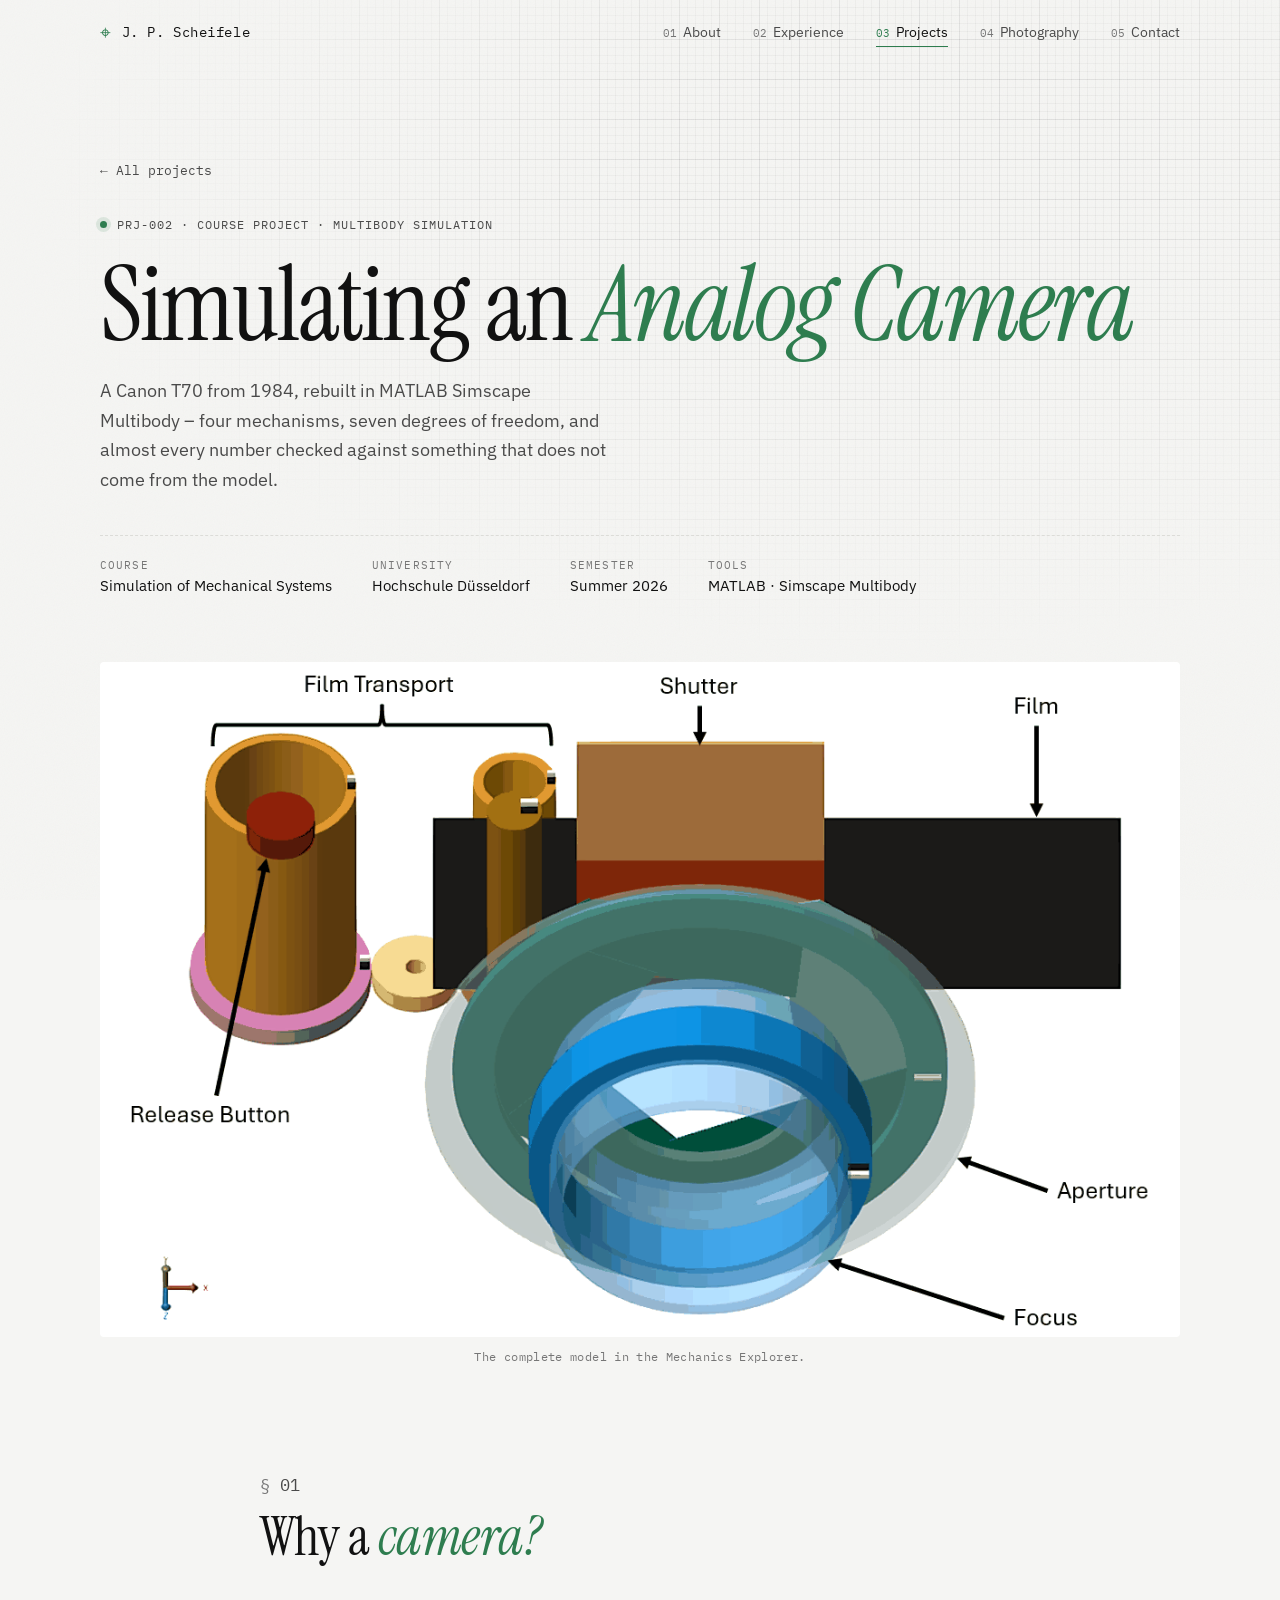
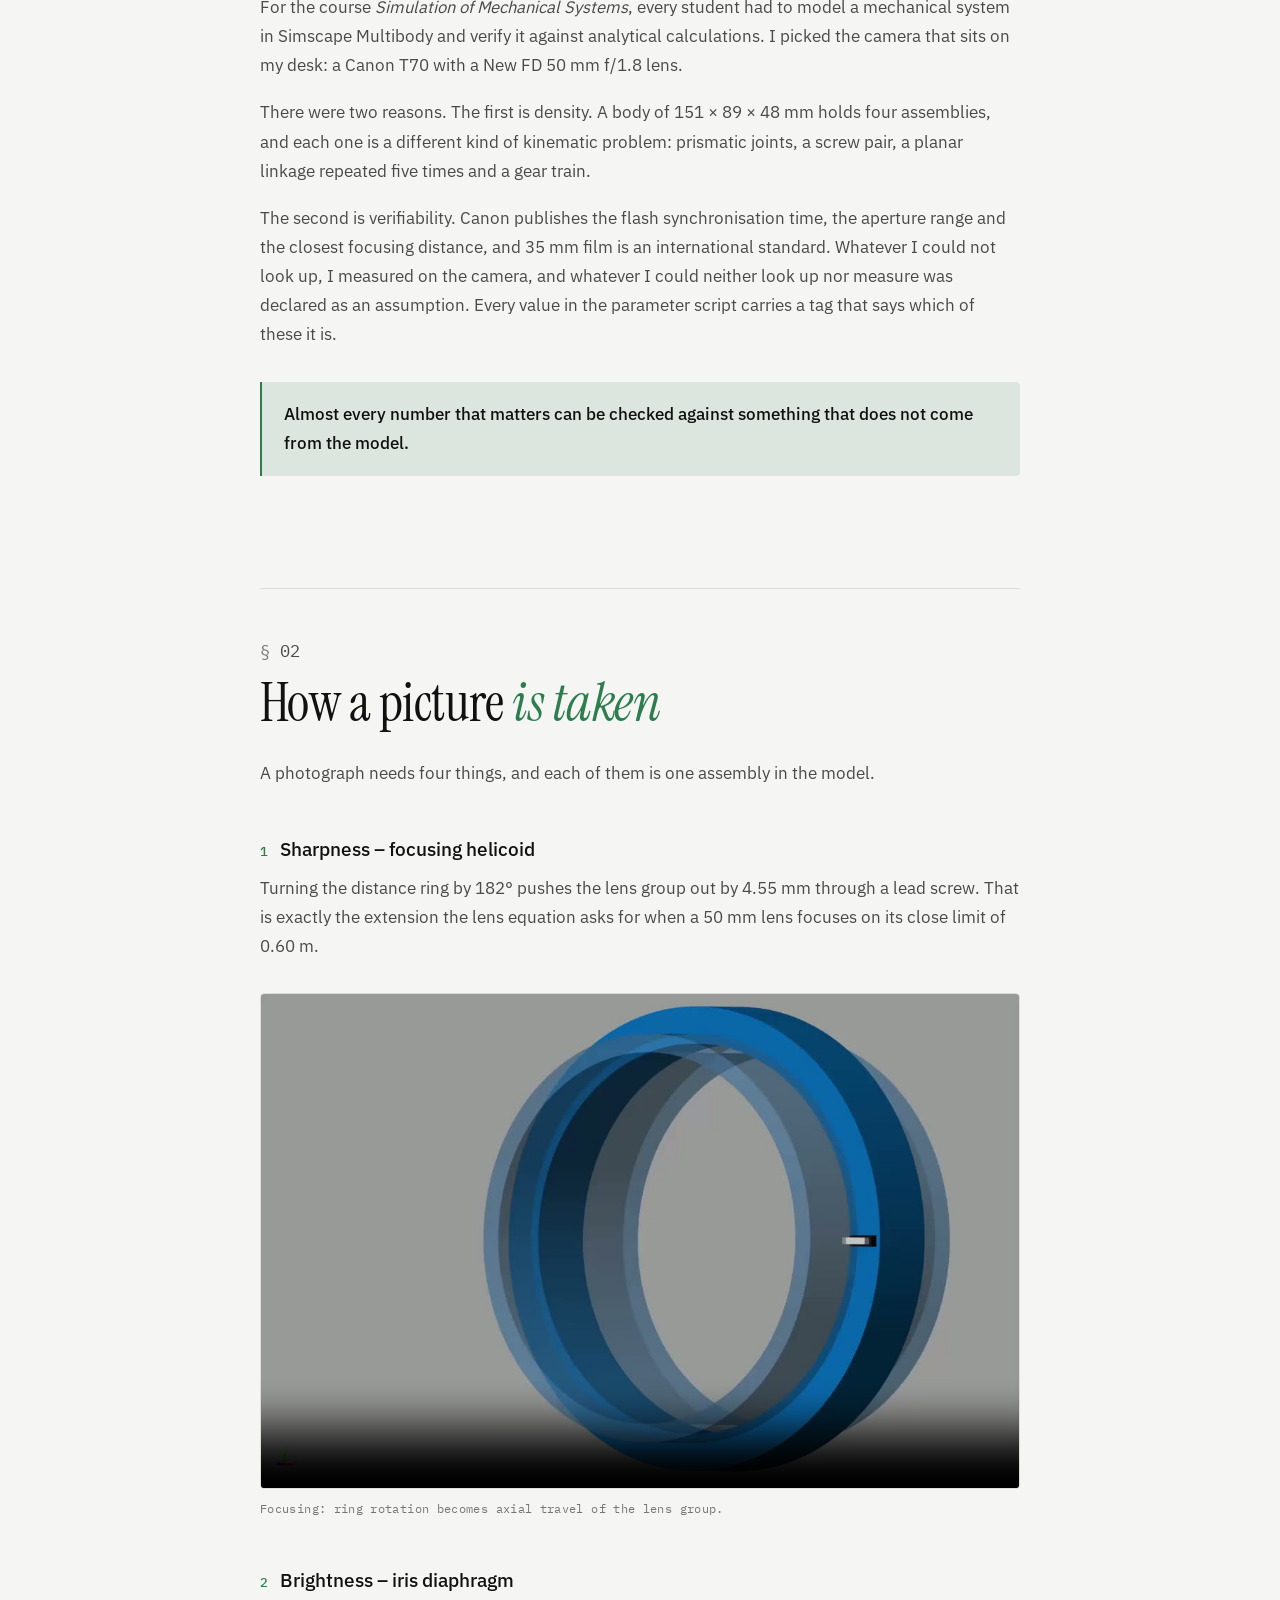
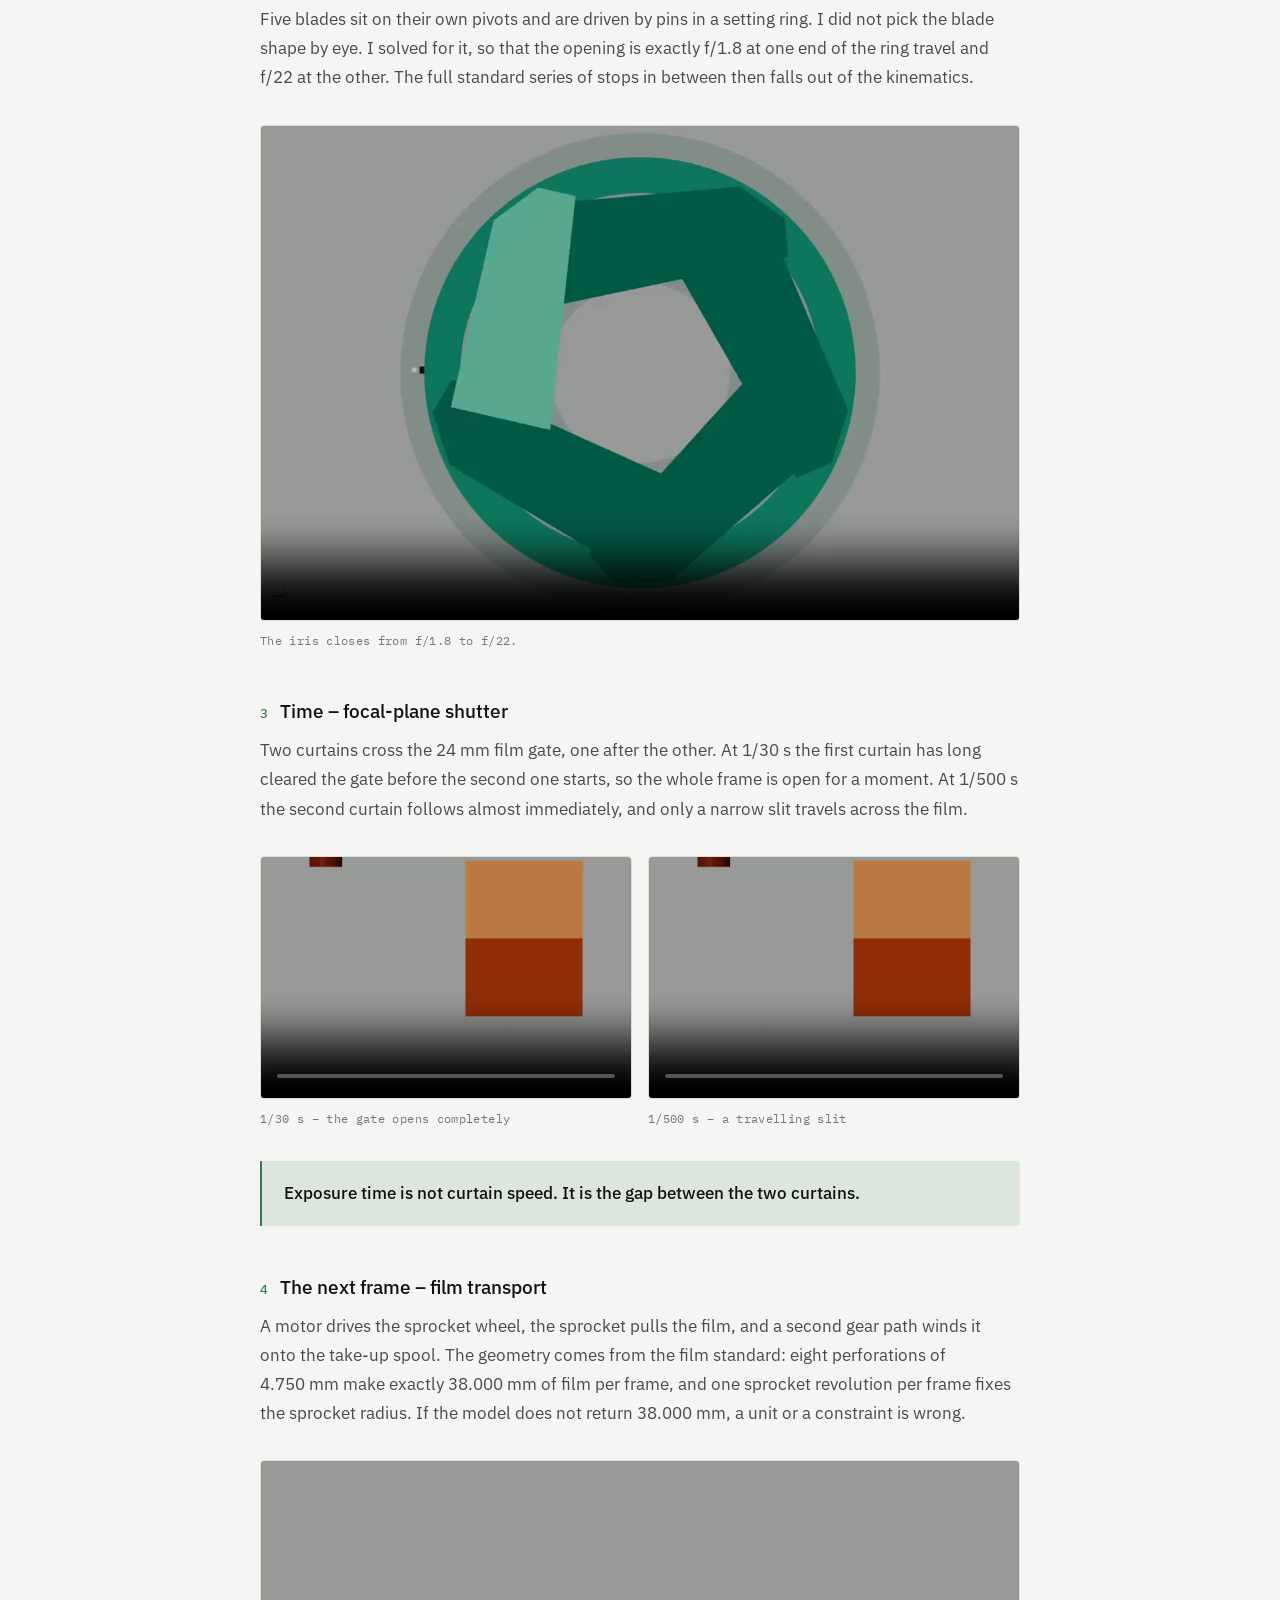
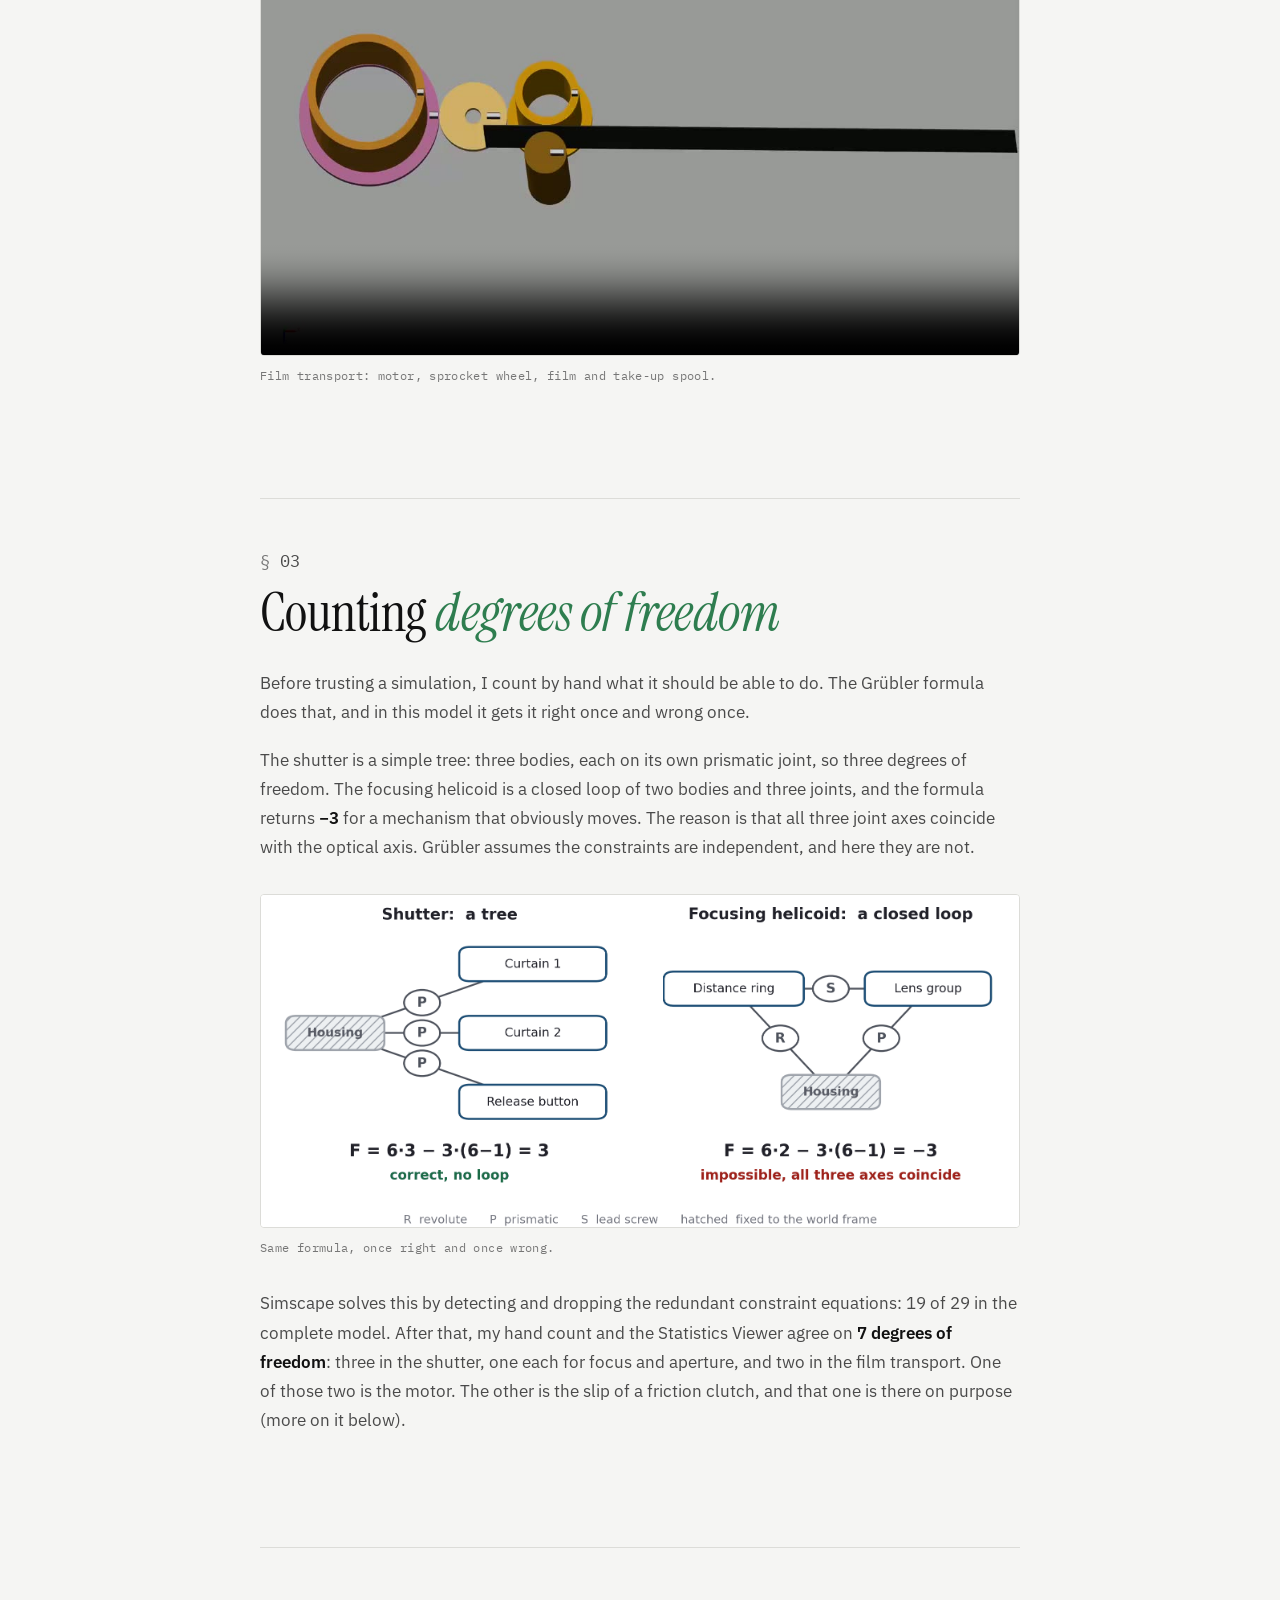
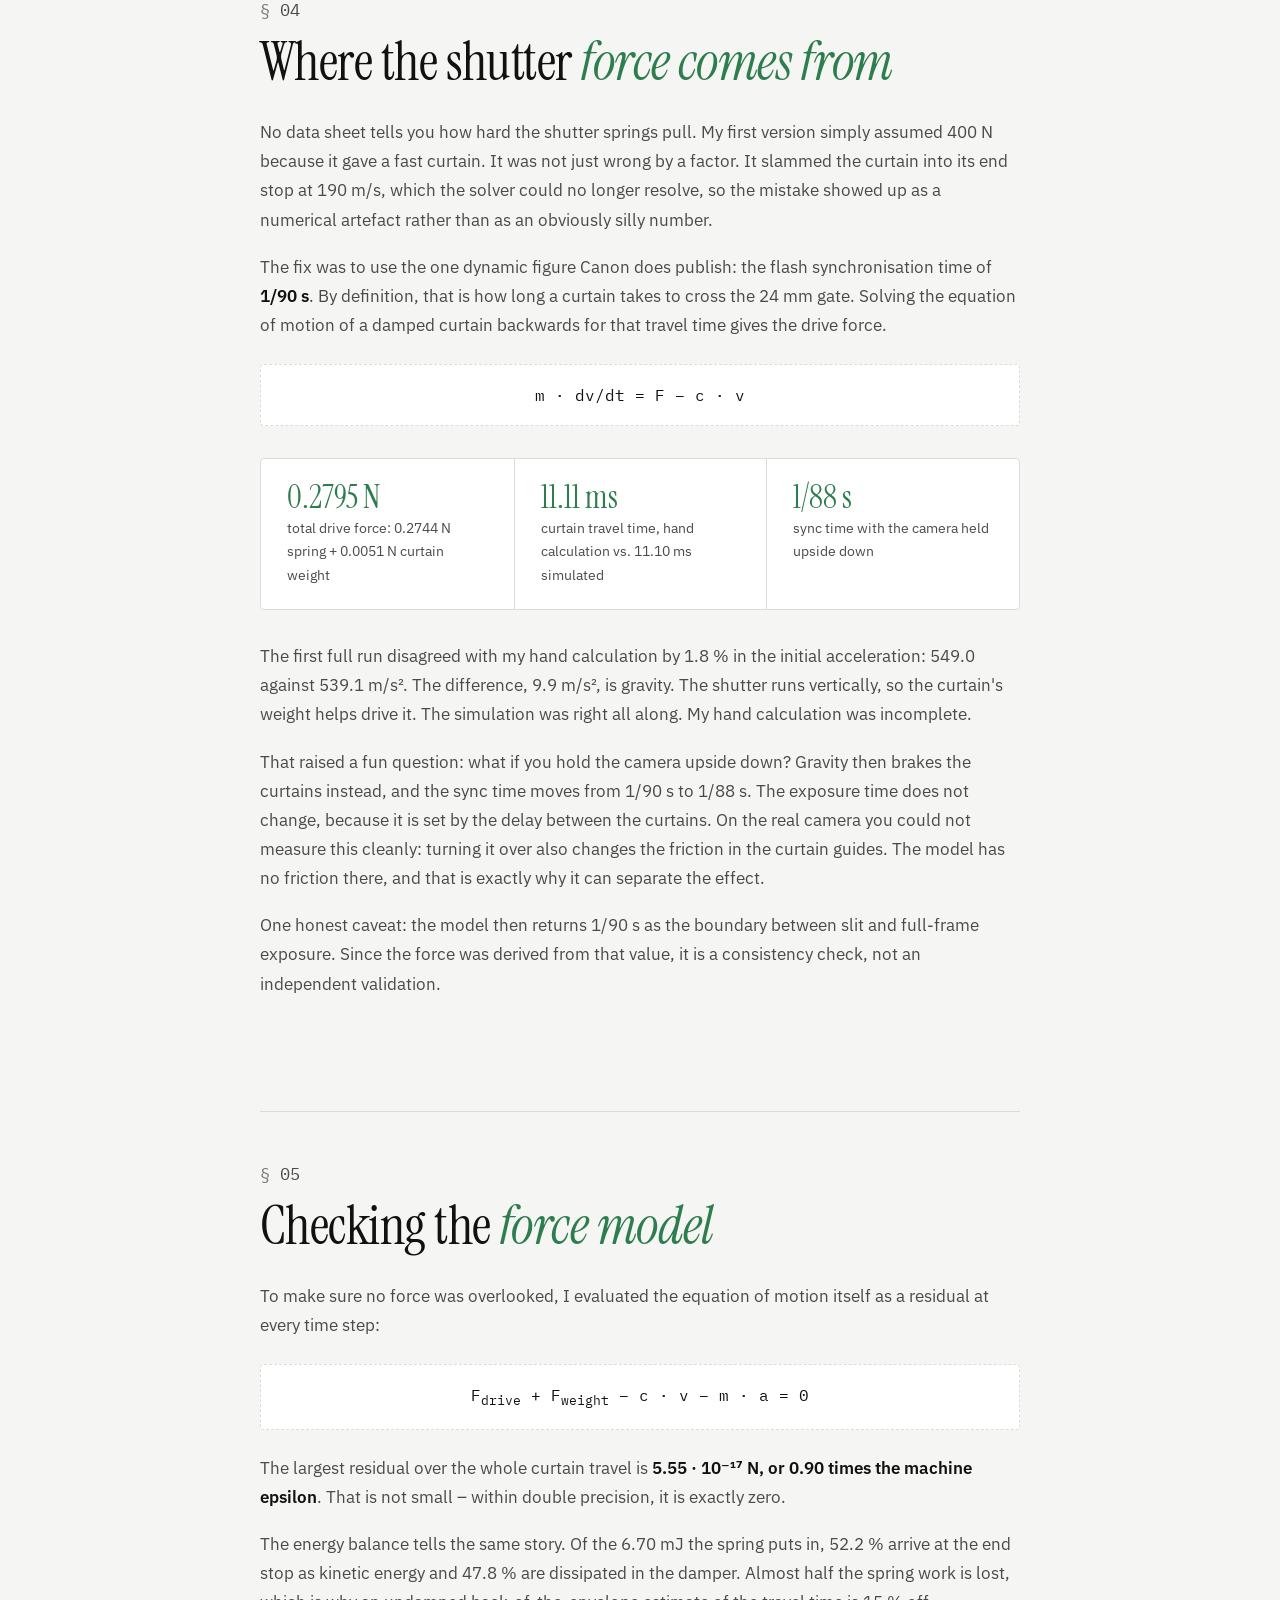
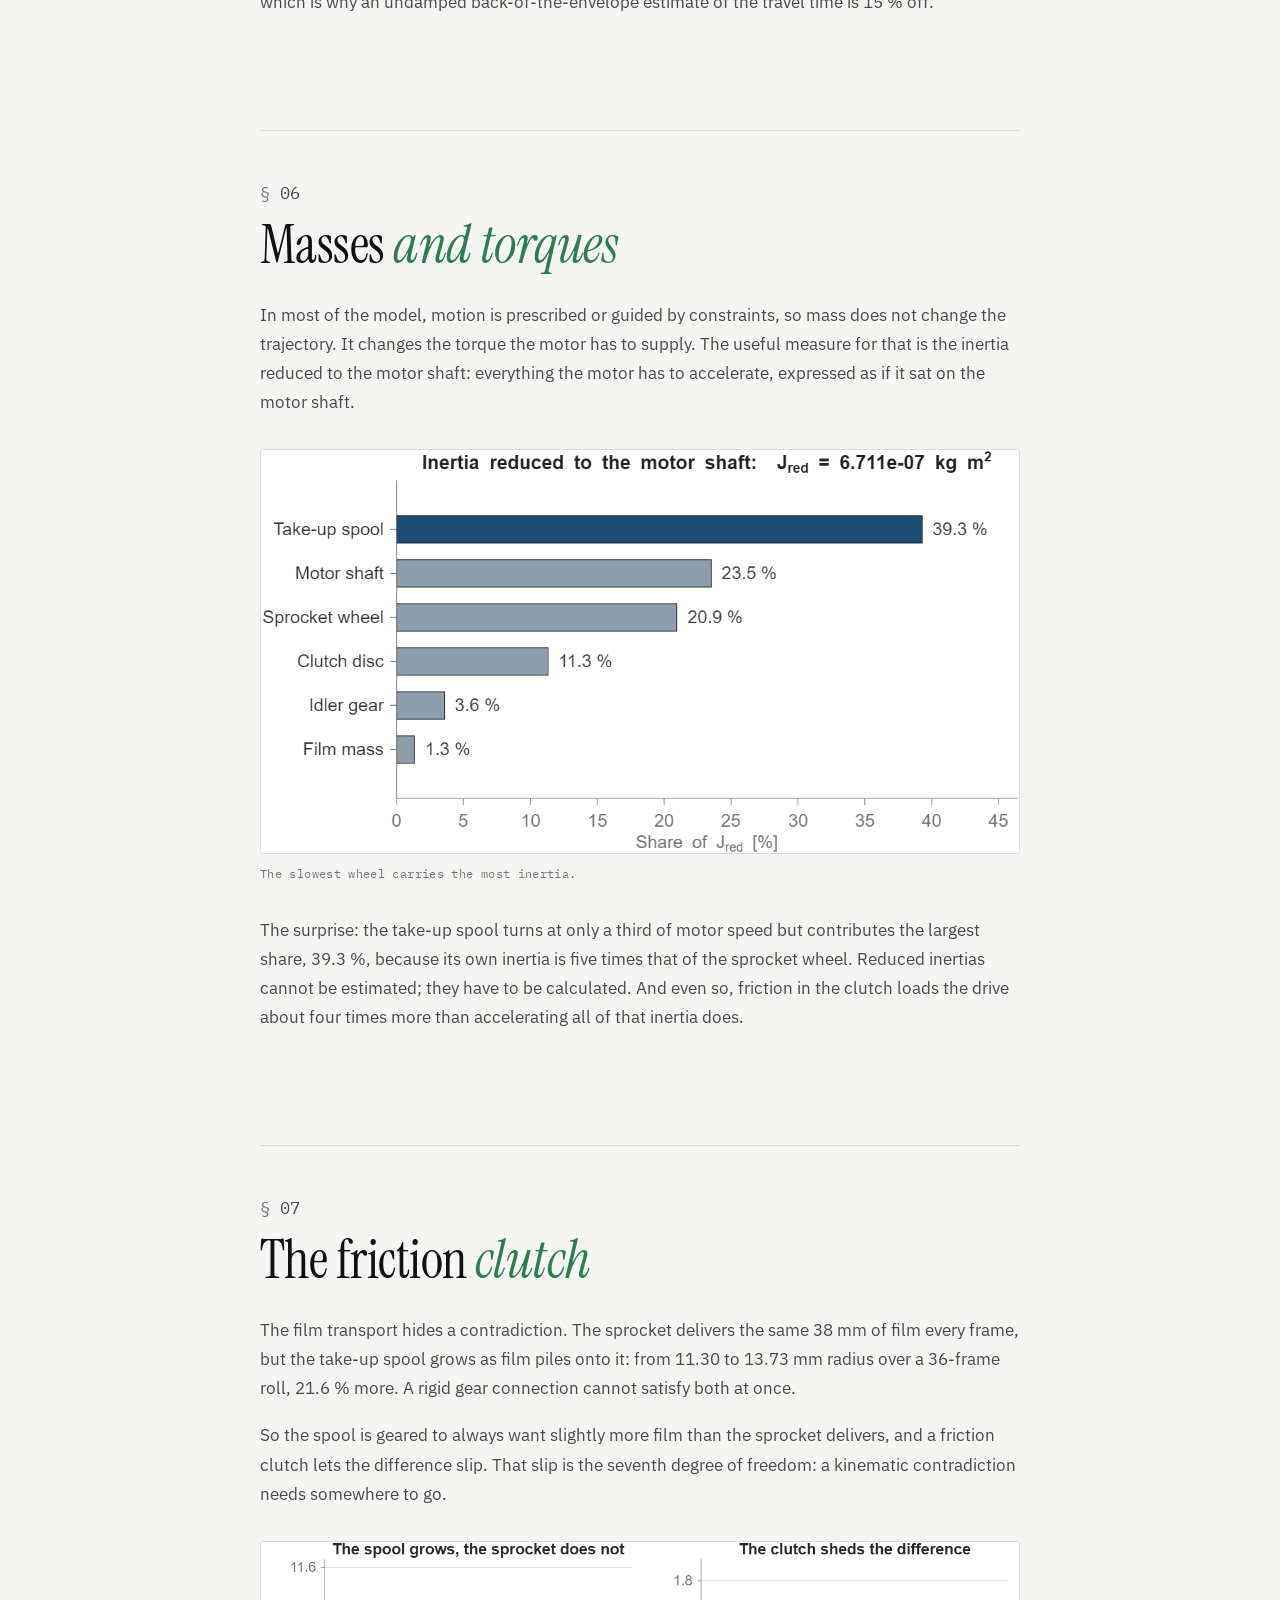
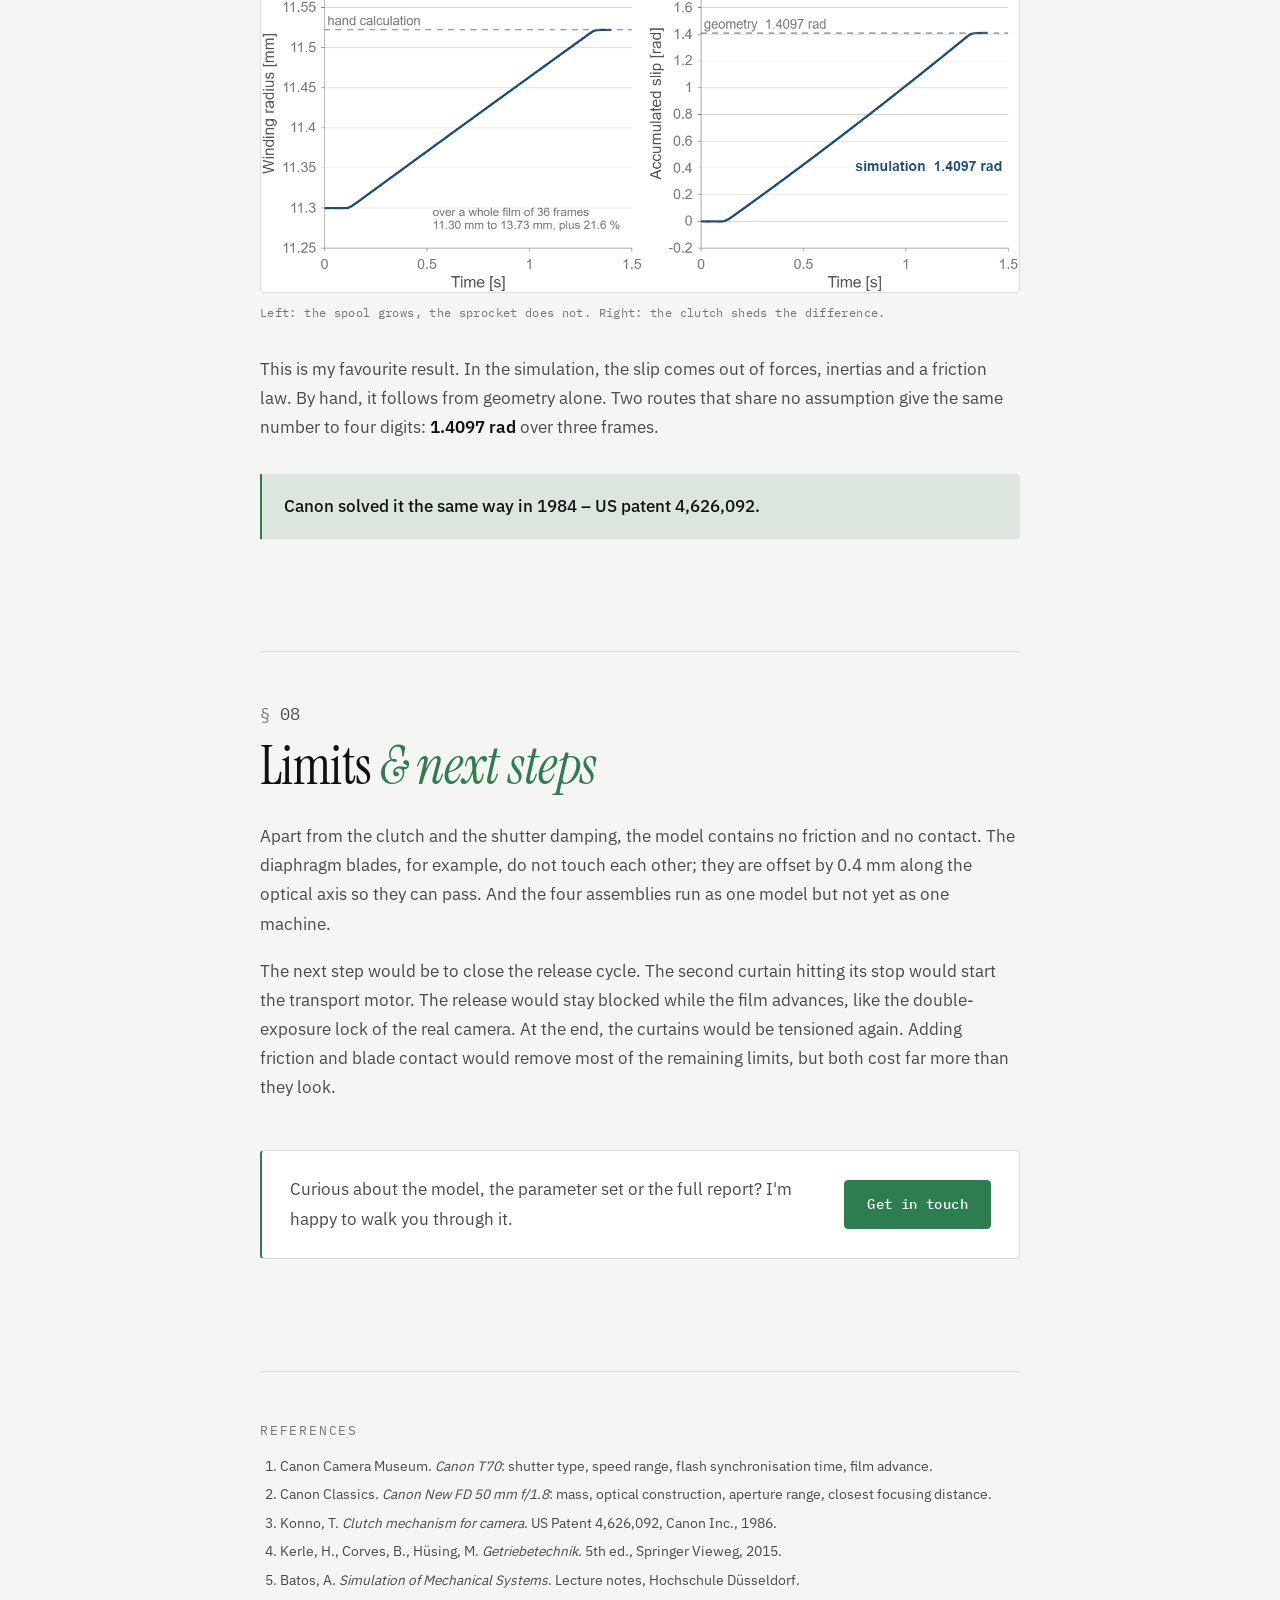
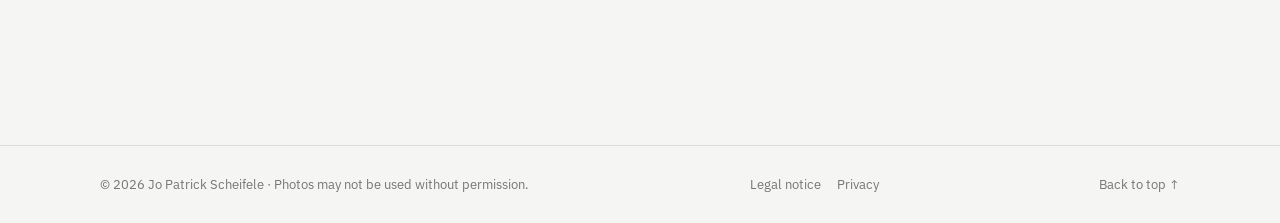
<file: projects/camera-model.html>
<!DOCTYPE html>
<html lang="en" class="no-js">
<head>
  <meta charset="UTF-8">
  <meta name="viewport" content="width=device-width, initial-scale=1">
  <title>Camera Model in Simscape · Jo Patrick Scheifele</title>
  <meta name="description" content="A 1984 Canon T70 rebuilt in MATLAB Simscape Multibody: focusing helicoid, iris diaphragm, focal-plane shutter and film transport, verified against hand calculations and published data.">
  <meta name="theme-color" content="#f5f5f3">
  <!-- Open Graph / Linkvorschau (LinkedIn & Co.); Bilder: node tools/og-cards.mjs -->
  <meta property="og:type" content="article">
  <meta property="og:site_name" content="Jo Patrick Scheifele">
  <meta property="og:title" content="Camera Model in Simscape · Jo Patrick Scheifele">
  <meta property="og:description" content="A 1984 Canon T70 rebuilt in MATLAB Simscape Multibody: focusing helicoid, iris diaphragm, focal-plane shutter and film transport, verified against hand calculations and published data.">
  <meta property="og:url" content="https://joscheifele.github.io/projects/camera-model.html">
  <meta property="og:image" content="https://joscheifele.github.io/assets/img/og/camera-model.png">
  <meta property="og:image:width" content="2400">
  <meta property="og:image:height" content="1260">
  <meta property="og:image:alt" content="Preview card: Simulating an Analog Camera, a Canon T70 in Simscape Multibody">
  <meta property="og:locale" content="en_US">
  <meta name="author" content="Jo Patrick Scheifele">
  <meta name="twitter:card" content="summary_large_image">
  <link rel="icon" href="../assets/favicon.svg" type="image/svg+xml">

  <link rel="preload" href="../assets/fonts/instrument-serif-400-latin.woff2" as="font" type="font/woff2" crossorigin>
  <link rel="preload" href="../assets/fonts/ibm-plex-sans-400-latin.woff2" as="font" type="font/woff2" crossorigin>
  <link rel="stylesheet" href="../css/fonts.css">

  <link rel="stylesheet" href="../css/styles.css">
  <script src="../js/main.js" defer></script>
</head>
<body id="top">
  <a class="skip-link" href="#main">Skip to content</a>

  <!-- ============ NAVIGATION ============ -->
  <header class="site-header">
    <nav class="nav container" aria-label="Main navigation">
      <a class="nav__brand" href="../index.html" aria-label="Back to the home page">
        <span class="nav__brand-mark" aria-hidden="true">⌖</span>
        <span class="nav__brand-text">J.&nbsp;P.&nbsp;Scheifele</span>
      </a>

      <button class="nav__toggle" type="button" aria-expanded="false" aria-controls="nav-menu" aria-label="Open menu">
        <span></span><span></span><span></span>
      </button>

      <ul class="nav__menu" id="nav-menu">
        <li><a class="nav__link" href="../index.html#about"><span class="nav__idx">01</span>About</a></li>
        <li><a class="nav__link" href="../index.html#experience"><span class="nav__idx">02</span>Experience</a></li>
        <li><a class="nav__link is-active" href="../index.html#projects" aria-current="page"><span class="nav__idx">03</span>Projects</a></li>
        <li><a class="nav__link" href="../index.html#gallery"><span class="nav__idx">04</span>Photography</a></li>
        <li><a class="nav__link" href="../index.html#contact"><span class="nav__idx">05</span>Contact</a></li>
      </ul>
    </nav>
  </header>

  <main id="main">
    <!-- ============ INTRO ============ -->
    <section class="page-hero">
      <div class="container">
        <a class="page-hero__back" href="../index.html#projects">← All projects</a>
        <p class="eyebrow"><span class="eyebrow__dot" aria-hidden="true"></span>PRJ-002 · Course project · Multibody Simulation</p>
        <h1 class="page-hero__title">Simulating an <em>Analog Camera</em></h1>
        <p class="page-hero__sub">
          A Canon T70 from 1984, rebuilt in MATLAB Simscape Multibody &ndash; four mechanisms,
          seven degrees of freedom, and almost every number checked against something that
          does not come from the model.
        </p>

        <dl class="facts">
          <div><dt>Course</dt><dd>Simulation of Mechanical Systems</dd></div>
          <div><dt>University</dt><dd>Hochschule Düsseldorf</dd></div>
          <div><dt>Semester</dt><dd>Summer 2026</dd></div>
          <div><dt>Tools</dt><dd>MATLAB · Simscape Multibody</dd></div>
        </dl>

        <figure class="article-figure article-figure--lead">
          <img src="../assets/img/projects/camera-model/model-overview.png" width="1193" height="745"
               alt="Simscape render of the complete model: film transport with take-up spool and sprocket, shutter curtains, film strip, iris diaphragm and focusing ring around the film gate.">
          <figcaption>The complete model in the Mechanics Explorer.</figcaption>
        </figure>
      </div>
    </section>

    <article class="article">
      <!-- 01 ------------------------------------------------------------ -->
      <section class="article__section" aria-labelledby="why">
        <p class="article__idx">01</p>
        <h2 class="article__title" id="why">Why a <em>camera?</em></h2>
        <p>
          For the course <em>Simulation of Mechanical Systems</em>, every student had to model a
          mechanical system in Simscape Multibody and verify it against analytical calculations.
          I picked the camera that sits on my desk: a Canon T70 with a New FD 50&nbsp;mm f/1.8 lens.
        </p>
        <p>
          There were two reasons. The first is density. A body of 151 × 89 × 48&nbsp;mm holds
          four assemblies, and each one is a different kind of kinematic problem: prismatic
          joints, a screw pair, a planar linkage repeated five times and a gear train.
        </p>
        <p>
          The second is verifiability. Canon publishes the flash synchronisation time, the
          aperture range and the closest focusing distance, and 35&nbsp;mm film is an
          international standard. Whatever I could not look up, I measured on the camera, and
          whatever I could neither look up nor measure was declared as an assumption. Every
          value in the parameter script carries a tag that says which of these it is.
        </p>
        <p class="callout">Almost every number that matters can be checked against something that does not come from the model.</p>
      </section>

      <!-- 02 ------------------------------------------------------------ -->
      <section class="article__section" aria-labelledby="picture">
        <p class="article__idx">02</p>
        <h2 class="article__title" id="picture">How a picture <em>is taken</em></h2>
        <p>A photograph needs four things, and each of them is one assembly in the model.</p>

        <h3 class="article__sub"><span>1</span> Sharpness &ndash; focusing helicoid</h3>
        <p>
          Turning the distance ring by 182° pushes the lens group out by 4.55&nbsp;mm through a
          lead screw. That is exactly the extension the lens equation asks for when a 50&nbsp;mm
          lens focuses on its close limit of 0.60&nbsp;m.
        </p>
        <figure class="article-figure">
          <video src="../assets/video/camera-model/focus.mp4" poster="../assets/video/camera-model/focus.jpg"
                 width="1080" height="704" muted loop playsinline autoplay preload="metadata" data-autoplay
                 aria-label="Animation: the focusing ring turns and the lens group moves along the optical axis."></video>
          <figcaption>Focusing: ring rotation becomes axial travel of the lens group.</figcaption>
        </figure>

        <h3 class="article__sub"><span>2</span> Brightness &ndash; iris diaphragm</h3>
        <p>
          Five blades sit on their own pivots and are driven by pins in a setting ring. I did not
          pick the blade shape by eye. I solved for it, so that the opening is exactly f/1.8 at one
          end of the ring travel and f/22 at the other. The full standard series of stops in
          between then falls out of the kinematics.
        </p>
        <figure class="article-figure">
          <video src="../assets/video/camera-model/aperture.mp4" poster="../assets/video/camera-model/aperture.jpg"
                 width="1080" height="704" muted loop playsinline autoplay preload="metadata" data-autoplay
                 aria-label="Animation: five diaphragm blades close from a wide opening to a small pentagon."></video>
          <figcaption>The iris closes from f/1.8 to f/22.</figcaption>
        </figure>

        <h3 class="article__sub"><span>3</span> Time &ndash; focal-plane shutter</h3>
        <p>
          Two curtains cross the 24&nbsp;mm film gate, one after the other. At 1/30&nbsp;s the
          first curtain has long cleared the gate before the second one starts, so the whole frame
          is open for a moment. At 1/500&nbsp;s the second curtain follows almost immediately, and
          only a narrow slit travels across the film.
        </p>
        <div class="video-pair">
          <figure class="article-figure">
            <video src="../assets/video/camera-model/shutter-1-30.mp4" poster="../assets/video/camera-model/shutter-1-30.jpg"
                   width="1080" height="704" muted loop playsinline autoplay preload="metadata" data-autoplay
                   aria-label="Animation: shutter at 1/30 s, the gate opens completely before the second curtain closes it."></video>
            <figcaption>1/30&nbsp;s &ndash; the gate opens completely</figcaption>
          </figure>
          <figure class="article-figure">
            <video src="../assets/video/camera-model/shutter-1-500.mp4" poster="../assets/video/camera-model/shutter-1-500.jpg"
                   width="1080" height="704" muted loop playsinline autoplay preload="metadata" data-autoplay
                   aria-label="Animation: shutter at 1/500 s, a narrow slit between the curtains travels across the gate."></video>
            <figcaption>1/500&nbsp;s &ndash; a travelling slit</figcaption>
          </figure>
        </div>
        <p class="callout">Exposure time is not curtain speed. It is the gap between the two curtains.</p>

        <h3 class="article__sub"><span>4</span> The next frame &ndash; film transport</h3>
        <p>
          A motor drives the sprocket wheel, the sprocket pulls the film, and a second gear path
          winds it onto the take-up spool. The geometry comes from the film standard: eight
          perforations of 4.750&nbsp;mm make exactly 38.000&nbsp;mm of film per frame, and one
          sprocket revolution per frame fixes the sprocket radius. If the model does not return
          38.000&nbsp;mm, a unit or a constraint is wrong.
        </p>
        <figure class="article-figure">
          <video src="../assets/video/camera-model/film-transport.mp4" poster="../assets/video/camera-model/film-transport.jpg"
                 width="1080" height="704" muted loop playsinline autoplay preload="metadata" data-autoplay
                 aria-label="Animation: motor, sprocket wheel and take-up spool advance the film strip."></video>
          <figcaption>Film transport: motor, sprocket wheel, film and take-up spool.</figcaption>
        </figure>
      </section>

      <!-- 03 ------------------------------------------------------------ -->
      <section class="article__section" aria-labelledby="dof">
        <p class="article__idx">03</p>
        <h2 class="article__title" id="dof">Counting <em>degrees of freedom</em></h2>
        <p>
          Before trusting a simulation, I count by hand what it should be able to do. The
          Grübler formula does that, and in this model it gets it right once and wrong once.
        </p>
        <p>
          The shutter is a simple tree: three bodies, each on its own prismatic joint, so three
          degrees of freedom. The focusing helicoid is a closed loop of two bodies and three joints,
          and the formula returns <strong>−3</strong> for a mechanism that obviously moves. The
          reason is that all three joint axes coincide with the optical axis. Grübler assumes the
          constraints are independent, and here they are not.
        </p>
        <figure class="article-figure">
          <img src="../assets/img/projects/camera-model/dof-diagram.png" width="1889" height="826" loading="lazy"
               alt="Joint diagrams. Shutter as a tree: housing with three prismatic joints to curtain 1, curtain 2 and release button, F = 3, correct. Focusing helicoid as a closed loop of distance ring and lens group with revolute, prismatic and lead-screw joints, F = −3, impossible.">
          <figcaption>Same formula, once right and once wrong.</figcaption>
        </figure>
        <p>
          Simscape solves this by detecting and dropping the redundant constraint equations: 19 of
          29 in the complete model. After that, my hand count and the Statistics Viewer agree on
          <strong>7 degrees of freedom</strong>: three in the shutter, one each for focus and
          aperture, and two in the film transport. One of those two is the motor. The other is the
          slip of a friction clutch, and that one is there on purpose (more on it below).
        </p>
      </section>

      <!-- 04 ------------------------------------------------------------ -->
      <section class="article__section" aria-labelledby="force">
        <p class="article__idx">04</p>
        <h2 class="article__title" id="force">Where the shutter <em>force comes from</em></h2>
        <p>
          No data sheet tells you how hard the shutter springs pull. My first version simply
          assumed 400&nbsp;N because it gave a fast curtain. It was not just wrong by a factor. It
          slammed the curtain into its end stop at 190&nbsp;m/s, which the solver could no longer
          resolve, so the mistake showed up as a numerical artefact rather than as an obviously
          silly number.
        </p>
        <p>
          The fix was to use the one dynamic figure Canon does publish: the flash synchronisation
          time of <strong>1/90&nbsp;s</strong>. By definition, that is how long a curtain takes to
          cross the 24&nbsp;mm gate. Solving the equation of motion of a damped curtain backwards
          for that travel time gives the drive force.
        </p>
        <p class="formula">m · dv/dt = F − c · v</p>

        <div class="stat-row">
          <div class="stat"><span class="stat__value">0.2795&nbsp;N</span><span class="stat__label">total drive force: 0.2744&nbsp;N spring + 0.0051&nbsp;N curtain weight</span></div>
          <div class="stat"><span class="stat__value">11.11&nbsp;ms</span><span class="stat__label">curtain travel time, hand calculation vs. 11.10&nbsp;ms simulated</span></div>
          <div class="stat"><span class="stat__value">1/88&nbsp;s</span><span class="stat__label">sync time with the camera held upside down</span></div>
        </div>

        <p>
          The first full run disagreed with my hand calculation by 1.8&nbsp;% in the initial
          acceleration: 549.0 against 539.1&nbsp;m/s². The difference, 9.9&nbsp;m/s², is gravity.
          The shutter runs vertically, so the curtain's weight helps drive it. The simulation was
          right all along. My hand calculation was incomplete.
        </p>
        <p>
          That raised a fun question: what if you hold the camera upside down? Gravity then brakes
          the curtains instead, and the sync time moves from 1/90&nbsp;s to 1/88&nbsp;s. The
          exposure time does not change, because it is set by the delay between the curtains. On
          the real camera you could not measure this cleanly: turning it over also changes the
          friction in the curtain guides. The model has no friction there, and that is exactly why
          it can separate the effect.
        </p>
        <p>
          One honest caveat: the model then returns 1/90&nbsp;s as the boundary between slit and
          full-frame exposure. Since the force was derived from that value, it is a consistency
          check, not an independent validation.
        </p>
      </section>

      <!-- 05 ------------------------------------------------------------ -->
      <section class="article__section" aria-labelledby="check">
        <p class="article__idx">05</p>
        <h2 class="article__title" id="check">Checking the <em>force model</em></h2>
        <p>
          To make sure no force was overlooked, I evaluated the equation of motion itself as a
          residual at every time step:
        </p>
        <p class="formula">F<sub>drive</sub> + F<sub>weight</sub> − c · v − m · a = 0</p>
        <p>
          The largest residual over the whole curtain travel is
          <strong>5.55 · 10⁻¹⁷&nbsp;N, or 0.90 times the machine epsilon</strong>. That is not
          small &ndash; within double precision, it is exactly zero.
        </p>
        <p>
          The energy balance tells the same story. Of the 6.70&nbsp;mJ the spring puts in, 52.2&nbsp;%
          arrive at the end stop as kinetic energy and 47.8&nbsp;% are dissipated in the damper.
          Almost half the spring work is lost, which is why an undamped back-of-the-envelope
          estimate of the travel time is 15&nbsp;% off.
        </p>
      </section>

      <!-- 06 ------------------------------------------------------------ -->
      <section class="article__section" aria-labelledby="inertia">
        <p class="article__idx">06</p>
        <h2 class="article__title" id="inertia">Masses <em>and torques</em></h2>
        <p>
          In most of the model, motion is prescribed or guided by constraints, so mass does not
          change the trajectory. It changes the torque the motor has to supply. The useful measure
          for that is the inertia reduced to the motor shaft: everything the motor has to
          accelerate, expressed as if it sat on the motor shaft.
        </p>
        <figure class="article-figure">
          <img src="../assets/img/projects/camera-model/reduced-inertia.png" width="1068" height="568" loading="lazy"
               alt="Bar chart of inertia reduced to the motor shaft, total 6.711e-07 kg m². Take-up spool 39.3 %, motor shaft 23.5 %, sprocket wheel 20.9 %, clutch disc 11.3 %, idler gear 3.6 %, film mass 1.3 %.">
          <figcaption>The slowest wheel carries the most inertia.</figcaption>
        </figure>
        <p>
          The surprise: the take-up spool turns at only a third of motor speed but contributes the
          largest share, 39.3&nbsp;%, because its own inertia is five times that of the sprocket
          wheel. Reduced inertias cannot be estimated; they have to be calculated. And even so,
          friction in the clutch loads the drive about four times more than accelerating all of
          that inertia does.
        </p>
      </section>

      <!-- 07 ------------------------------------------------------------ -->
      <section class="article__section" aria-labelledby="clutch">
        <p class="article__idx">07</p>
        <h2 class="article__title" id="clutch">The friction <em>clutch</em></h2>
        <p>
          The film transport hides a contradiction. The sprocket delivers the same 38&nbsp;mm of
          film every frame, but the take-up spool grows as film piles onto it: from 11.30 to
          13.73&nbsp;mm radius over a 36-frame roll, 21.6&nbsp;% more. A rigid gear connection
          cannot satisfy both at once.
        </p>
        <p>
          So the spool is geared to always want slightly more film than the sprocket delivers,
          and a friction clutch lets the difference slip. That slip is the seventh degree of
          freedom: a kinematic contradiction needs somewhere to go.
        </p>
        <figure class="article-figure">
          <img src="../assets/img/projects/camera-model/friction-clutch.png" width="1347" height="622" loading="lazy"
               alt="Two plots over time. Left: winding radius of the take-up spool rises from 11.30 to about 11.52 mm, matching the hand calculation. Right: accumulated clutch slip rises to 1.4097 rad in simulation, matching the geometric calculation.">
          <figcaption>Left: the spool grows, the sprocket does not. Right: the clutch sheds the difference.</figcaption>
        </figure>
        <p>
          This is my favourite result. In the simulation, the slip comes out of forces, inertias
          and a friction law. By hand, it follows from geometry alone. Two routes that share no
          assumption give the same number to four digits: <strong>1.4097&nbsp;rad</strong> over
          three frames.
        </p>
        <p class="callout">Canon solved it the same way in 1984 &ndash; US patent 4,626,092.</p>
      </section>

      <!-- 08 ------------------------------------------------------------ -->
      <section class="article__section" aria-labelledby="limits">
        <p class="article__idx">08</p>
        <h2 class="article__title" id="limits">Limits <em>&amp; next steps</em></h2>
        <p>
          Apart from the clutch and the shutter damping, the model contains no friction and no
          contact. The diaphragm blades, for example, do not touch each other; they are offset by
          0.4&nbsp;mm along the optical axis so they can pass. And the four assemblies run as one
          model but not yet as one machine.
        </p>
        <p>
          The next step would be to close the release cycle. The second curtain hitting its stop
          would start the transport motor. The release would stay blocked while the film advances,
          like the double-exposure lock of the real camera. At the end, the curtains would be
          tensioned again. Adding friction and blade contact would remove most of the remaining
          limits, but both cost far more than they look.
        </p>

        <div class="project-cta">
          <p>Curious about the model, the parameter set or the full report? I'm happy to walk you through it.</p>
          <a class="btn btn--primary" href="../index.html#contact">Get in touch</a>
        </div>
      </section>

      <!-- References ---------------------------------------------------- -->
      <section class="article__section article__refs" aria-labelledby="refs">
        <h2 class="article__refs-title" id="refs">References</h2>
        <ol>
          <li>Canon Camera Museum. <em>Canon T70</em>: shutter type, speed range, flash synchronisation time, film advance.</li>
          <li>Canon Classics. <em>Canon New FD 50&nbsp;mm f/1.8</em>: mass, optical construction, aperture range, closest focusing distance.</li>
          <li>Konno, T. <em>Clutch mechanism for camera</em>. US Patent 4,626,092, Canon Inc., 1986.</li>
          <li>Kerle, H., Corves, B., Hüsing, M. <em>Getriebetechnik</em>. 5th ed., Springer Vieweg, 2015.</li>
          <li>Batos, A. <em>Simulation of Mechanical Systems</em>. Lecture notes, Hochschule Düsseldorf.</li>
        </ol>
      </section>
    </article>
  </main>

  <!-- ============ FOOTER ============ -->
  <footer class="site-footer">
    <div class="container site-footer__inner">
      <span>© <span id="year">2026</span> Jo Patrick Scheifele · Photos may not be used without permission.</span>
      <span class="site-footer__legal"><a href="../imprint.html">Legal notice</a><a href="../privacy.html">Privacy</a></span>
      <a href="#top">Back to top ↑</a>
    </div>
  </footer>
</body>
</html>
</file>
<file: css/fonts.css>
/* ==========================================================================
   Lokal gehostete Schriften (statt Google Fonts)
   Grund: Kein Abruf von Google-Servern -> keine Übertragung der Besucher-IP
   an Google (DSGVO, vgl. LG München I, Urt. v. 20.01.2022, 3 O 17493/20).
   Zeichensätze: latin + latin-ext. Lizenz: SIL Open Font License 1.1,
   siehe assets/fonts/LICENSE-*.txt
   ========================================================================== */

/* IBM Plex Mono 400 normal – latin-ext */
@font-face {
  font-family: "IBM Plex Mono";
  font-style: normal;
  font-weight: 400;
  font-display: swap;
  src: url("../assets/fonts/ibm-plex-mono-400-latin-ext.woff2") format("woff2");
  unicode-range: U+0100-02BA, U+02BD-02C5, U+02C7-02CC, U+02CE-02D7, U+02DD-02FF, U+0304, U+0308, U+0329, U+1D00-1DBF, U+1E00-1E9F, U+1EF2-1EFF, U+2020, U+20A0-20AB, U+20AD-20C0, U+2113, U+2C60-2C7F, U+A720-A7FF;
}

/* IBM Plex Mono 400 normal – latin */
@font-face {
  font-family: "IBM Plex Mono";
  font-style: normal;
  font-weight: 400;
  font-display: swap;
  src: url("../assets/fonts/ibm-plex-mono-400-latin.woff2") format("woff2");
  unicode-range: U+0000-00FF, U+0131, U+0152-0153, U+02BB-02BC, U+02C6, U+02DA, U+02DC, U+0304, U+0308, U+0329, U+2000-206F, U+20AC, U+2122, U+2191, U+2193, U+2212, U+2215, U+FEFF, U+FFFD;
}

/* IBM Plex Mono 500 normal – latin-ext */
@font-face {
  font-family: "IBM Plex Mono";
  font-style: normal;
  font-weight: 500;
  font-display: swap;
  src: url("../assets/fonts/ibm-plex-mono-500-latin-ext.woff2") format("woff2");
  unicode-range: U+0100-02BA, U+02BD-02C5, U+02C7-02CC, U+02CE-02D7, U+02DD-02FF, U+0304, U+0308, U+0329, U+1D00-1DBF, U+1E00-1E9F, U+1EF2-1EFF, U+2020, U+20A0-20AB, U+20AD-20C0, U+2113, U+2C60-2C7F, U+A720-A7FF;
}

/* IBM Plex Mono 500 normal – latin */
@font-face {
  font-family: "IBM Plex Mono";
  font-style: normal;
  font-weight: 500;
  font-display: swap;
  src: url("../assets/fonts/ibm-plex-mono-500-latin.woff2") format("woff2");
  unicode-range: U+0000-00FF, U+0131, U+0152-0153, U+02BB-02BC, U+02C6, U+02DA, U+02DC, U+0304, U+0308, U+0329, U+2000-206F, U+20AC, U+2122, U+2191, U+2193, U+2212, U+2215, U+FEFF, U+FFFD;
}

/* IBM Plex Sans 400 normal – latin-ext */
@font-face {
  font-family: "IBM Plex Sans";
  font-style: normal;
  font-weight: 400;
  font-display: swap;
  src: url("../assets/fonts/ibm-plex-sans-400-latin-ext.woff2") format("woff2");
  unicode-range: U+0100-02BA, U+02BD-02C5, U+02C7-02CC, U+02CE-02D7, U+02DD-02FF, U+0304, U+0308, U+0329, U+1D00-1DBF, U+1E00-1E9F, U+1EF2-1EFF, U+2020, U+20A0-20AB, U+20AD-20C0, U+2113, U+2C60-2C7F, U+A720-A7FF;
}

/* IBM Plex Sans 400 normal – latin */
@font-face {
  font-family: "IBM Plex Sans";
  font-style: normal;
  font-weight: 400;
  font-display: swap;
  src: url("../assets/fonts/ibm-plex-sans-400-latin.woff2") format("woff2");
  unicode-range: U+0000-00FF, U+0131, U+0152-0153, U+02BB-02BC, U+02C6, U+02DA, U+02DC, U+0304, U+0308, U+0329, U+2000-206F, U+20AC, U+2122, U+2191, U+2193, U+2212, U+2215, U+FEFF, U+FFFD;
}

/* IBM Plex Sans 500 normal – latin-ext */
@font-face {
  font-family: "IBM Plex Sans";
  font-style: normal;
  font-weight: 500;
  font-display: swap;
  src: url("../assets/fonts/ibm-plex-sans-400-latin-ext.woff2") format("woff2");
  unicode-range: U+0100-02BA, U+02BD-02C5, U+02C7-02CC, U+02CE-02D7, U+02DD-02FF, U+0304, U+0308, U+0329, U+1D00-1DBF, U+1E00-1E9F, U+1EF2-1EFF, U+2020, U+20A0-20AB, U+20AD-20C0, U+2113, U+2C60-2C7F, U+A720-A7FF;
}

/* IBM Plex Sans 500 normal – latin */
@font-face {
  font-family: "IBM Plex Sans";
  font-style: normal;
  font-weight: 500;
  font-display: swap;
  src: url("../assets/fonts/ibm-plex-sans-400-latin.woff2") format("woff2");
  unicode-range: U+0000-00FF, U+0131, U+0152-0153, U+02BB-02BC, U+02C6, U+02DA, U+02DC, U+0304, U+0308, U+0329, U+2000-206F, U+20AC, U+2122, U+2191, U+2193, U+2212, U+2215, U+FEFF, U+FFFD;
}

/* IBM Plex Sans 600 normal – latin-ext */
@font-face {
  font-family: "IBM Plex Sans";
  font-style: normal;
  font-weight: 600;
  font-display: swap;
  src: url("../assets/fonts/ibm-plex-sans-400-latin-ext.woff2") format("woff2");
  unicode-range: U+0100-02BA, U+02BD-02C5, U+02C7-02CC, U+02CE-02D7, U+02DD-02FF, U+0304, U+0308, U+0329, U+1D00-1DBF, U+1E00-1E9F, U+1EF2-1EFF, U+2020, U+20A0-20AB, U+20AD-20C0, U+2113, U+2C60-2C7F, U+A720-A7FF;
}

/* IBM Plex Sans 600 normal – latin */
@font-face {
  font-family: "IBM Plex Sans";
  font-style: normal;
  font-weight: 600;
  font-display: swap;
  src: url("../assets/fonts/ibm-plex-sans-400-latin.woff2") format("woff2");
  unicode-range: U+0000-00FF, U+0131, U+0152-0153, U+02BB-02BC, U+02C6, U+02DA, U+02DC, U+0304, U+0308, U+0329, U+2000-206F, U+20AC, U+2122, U+2191, U+2193, U+2212, U+2215, U+FEFF, U+FFFD;
}

/* Instrument Serif 400 italic – latin-ext */
@font-face {
  font-family: "Instrument Serif";
  font-style: italic;
  font-weight: 400;
  font-display: swap;
  src: url("../assets/fonts/instrument-serif-400-italic-latin-ext.woff2") format("woff2");
  unicode-range: U+0100-02BA, U+02BD-02C5, U+02C7-02CC, U+02CE-02D7, U+02DD-02FF, U+0304, U+0308, U+0329, U+1D00-1DBF, U+1E00-1E9F, U+1EF2-1EFF, U+2020, U+20A0-20AB, U+20AD-20C0, U+2113, U+2C60-2C7F, U+A720-A7FF;
}

/* Instrument Serif 400 italic – latin */
@font-face {
  font-family: "Instrument Serif";
  font-style: italic;
  font-weight: 400;
  font-display: swap;
  src: url("../assets/fonts/instrument-serif-400-italic-latin.woff2") format("woff2");
  unicode-range: U+0000-00FF, U+0131, U+0152-0153, U+02BB-02BC, U+02C6, U+02DA, U+02DC, U+0304, U+0308, U+0329, U+2000-206F, U+20AC, U+2122, U+2191, U+2193, U+2212, U+2215, U+FEFF, U+FFFD;
}

/* Instrument Serif 400 normal – latin-ext */
@font-face {
  font-family: "Instrument Serif";
  font-style: normal;
  font-weight: 400;
  font-display: swap;
  src: url("../assets/fonts/instrument-serif-400-latin-ext.woff2") format("woff2");
  unicode-range: U+0100-02BA, U+02BD-02C5, U+02C7-02CC, U+02CE-02D7, U+02DD-02FF, U+0304, U+0308, U+0329, U+1D00-1DBF, U+1E00-1E9F, U+1EF2-1EFF, U+2020, U+20A0-20AB, U+20AD-20C0, U+2113, U+2C60-2C7F, U+A720-A7FF;
}

/* Instrument Serif 400 normal – latin */
@font-face {
  font-family: "Instrument Serif";
  font-style: normal;
  font-weight: 400;
  font-display: swap;
  src: url("../assets/fonts/instrument-serif-400-latin.woff2") format("woff2");
  unicode-range: U+0000-00FF, U+0131, U+0152-0153, U+02BB-02BC, U+02C6, U+02DA, U+02DC, U+0304, U+0308, U+0329, U+2000-206F, U+20AC, U+2122, U+2191, U+2193, U+2212, U+2215, U+FEFF, U+FFFD;
}
</file>
<file: css/styles.css>
/* ==========================================================================
   Portfolio – styles.css
   Aufbau:
   1. Design-Tokens (Farben, Schrift, Abstände)
   2. Reset & Basis
   3. Hintergrundmuster (Millimeterpapier + Filmkorn)
   4. Layout-Helfer & Komponenten (Buttons, Tags, Platzhalter)
   5. Navigation
   6. Sektionen: Hero, Über mich, Werdegang, Projekte, Galerie, Kontakt, Footer, Projekt-Unterseite, Artikel
   7. Lightbox
   8. Animationen & Reduced Motion
   ========================================================================== */

/* 1. Design-Tokens ------------------------------------------------------- */
:root {
  --bg:          #f5f5f3;   /* helles Grau, Seitenhintergrund */
  --bg-elev:     #ffffff;
  --bg-card:     #ffffff;
  --line:        #dcdcd8;
  --line-soft:   rgba(20, 20, 20, 0.035);
  --line-major:  rgba(20, 20, 20, 0.06);
  --text:        #111111;
  --text-muted:  #4a4a4a;
  --text-dim:    #767676;
  --accent:      #2e7d4f;   /* dezentes Grün */
  --accent-hover:#256841;
  --accent-soft: rgba(46, 125, 79, 0.12);
  --accent-line: rgba(46, 125, 79, 0.35);
  --cyan:        #5e7f6c;   /* gedämpftes Graugrün als Zweitakzent */
  --header-bg:   rgba(245, 245, 243, .85);
  --menu-bg:     rgba(245, 245, 243, .98);

  --font-display: "Instrument Serif", "Times New Roman", serif;
  --font-sans:    "IBM Plex Sans", system-ui, -apple-system, "Segoe UI", sans-serif;
  --font-mono:    "IBM Plex Mono", ui-monospace, "Cascadia Code", Consolas, monospace;

  --container: 1160px;
  --gutter: clamp(16px, 4vw, 40px);
  --section-pad: clamp(80px, 12vw, 160px);
  --radius: 4px;
  --nav-h: 64px;
  --ease: cubic-bezier(.2, .7, .2, 1);
}

/* 2. Reset & Basis ------------------------------------------------------- */
*, *::before, *::after { box-sizing: border-box; }
* { margin: 0; }
html { scroll-behavior: smooth; scroll-padding-top: var(--nav-h); -webkit-text-size-adjust: 100%; }
body {
  background: var(--bg);
  color: var(--text);
  font-family: var(--font-sans);
  font-size: 1rem;
  line-height: 1.65;
  -webkit-font-smoothing: antialiased;
  overflow-x: hidden;
}
img, video, svg { display: block; max-width: 100%; }
a { color: inherit; text-decoration: none; }
ul, ol { padding: 0; list-style: none; }
button { font: inherit; color: inherit; background: none; border: 0; cursor: pointer; }
em { font-style: italic; }
::selection { background: var(--accent); color: #fff; }
:focus-visible { outline: 2px solid var(--accent); outline-offset: 3px; }

.skip-link {
  position: absolute; left: 16px; top: -48px; z-index: 100;
  padding: 8px 14px; background: var(--accent); color: #fff; font-weight: 600;
  transition: top .2s;
}
.skip-link:focus { top: 12px; }

/* 3. Hintergrundmuster ---------------------------------------------------
   Millimeterpapier (feines 8px- + grobes 40px-Raster), nach unten ausgeblendet,
   darüber ein sehr dezentes Filmkorn (SVG-Rauschen). */
body::before,
body::after {
  content: "";
  position: fixed; inset: 0;
  pointer-events: none;
  z-index: -1;
}
body::before {
  background-image:
    linear-gradient(var(--line-major) 1px, transparent 1px),
    linear-gradient(90deg, var(--line-major) 1px, transparent 1px),
    linear-gradient(var(--line-soft) 1px, transparent 1px),
    linear-gradient(90deg, var(--line-soft) 1px, transparent 1px);
  background-size: 40px 40px, 40px 40px, 8px 8px, 8px 8px;
  background-position: -1px -1px;
  -webkit-mask-image: radial-gradient(ellipse 90% 70% at 70% 20%, #000 20%, transparent 75%);
          mask-image: radial-gradient(ellipse 90% 70% at 70% 20%, #000 20%, transparent 75%);
}
body::after {
  opacity: .035;
  background-image: url("data:image/svg+xml,%3Csvg xmlns='http://www.w3.org/2000/svg' width='160' height='160'%3E%3Cfilter id='n'%3E%3CfeTurbulence type='fractalNoise' baseFrequency='.9' numOctaves='3' stitchTiles='stitch'/%3E%3C/filter%3E%3Crect width='100%25' height='100%25' filter='url(%23n)'/%3E%3C/svg%3E");
}

/* 4. Layout-Helfer & Komponenten ---------------------------------------- */
.container {
  width: 100%;
  max-width: var(--container);
  margin-inline: auto;
  padding-inline: var(--gutter);
}

.eyebrow {
  display: inline-flex; align-items: center; gap: 10px;
  font-family: var(--font-mono); font-size: .78rem;
  letter-spacing: .08em; text-transform: uppercase;
  color: var(--text-muted);
}
.eyebrow__dot {
  width: 7px; height: 7px; border-radius: 50%;
  background: var(--accent);
  box-shadow: 0 0 0 4px var(--accent-soft);
  animation: pulse 2.4s infinite;
}

.btn {
  display: inline-flex; align-items: center; gap: 8px;
  padding: 12px 22px;
  font-family: var(--font-mono); font-size: .85rem; letter-spacing: .03em;
  border: 1px solid var(--line);
  border-radius: var(--radius);
  transition: background .25s var(--ease), color .25s var(--ease), border-color .25s var(--ease), transform .25s var(--ease);
}
.btn:hover { transform: translateY(-2px); }
.btn--primary { background: var(--accent); border-color: var(--accent); color: #fff; font-weight: 500; }
.btn--primary:hover { background: var(--accent-hover); border-color: var(--accent-hover); }
.btn--ghost:hover { border-color: var(--accent); color: var(--accent); }

.tags { display: flex; flex-wrap: wrap; gap: 8px; }
.tags li {
  font-family: var(--font-mono); font-size: .78rem;
  padding: 4px 10px;
  border: 1px solid var(--line);
  border-radius: 999px;
  color: var(--text-muted);
  background: var(--bg-elev);
}
.tags--small li { font-size: .72rem; padding: 2px 8px; }

.link-arrow {
  font-family: var(--font-mono); font-size: .82rem; color: var(--accent);
  display: inline-flex; gap: 6px; align-items: center;
}
.link-arrow::after { content: "→"; transition: transform .2s var(--ease); }
.link-arrow:hover::after { transform: translateX(4px); }

/* Platzhalter: Schraffur wie ein Schnitt in einer technischen Zeichnung */
.placeholder {
  position: relative;
  display: grid; place-items: center;
  width: 100%; height: 100%;
  background:
    repeating-linear-gradient(135deg, transparent 0 9px, rgba(46,125,79,.06) 9px 10px),
    linear-gradient(160deg, #ececea, #e2e2df);
  border: 1px solid var(--line);
  color: var(--text-dim);
  font-family: var(--font-mono); font-size: .8rem; letter-spacing: .12em; text-align: center;
  overflow: hidden;
}
.placeholder--video::before {
  content: "REC ●";
  position: absolute; top: 10px; left: 12px;
  font-size: .68rem; color: #e25b4b;
}

/* Sektionen allgemein */
.section { padding-block: var(--section-pad); position: relative; }
.section__head {
  display: grid; grid-template-columns: auto 1fr; align-items: baseline;
  column-gap: 20px;
  margin-bottom: clamp(40px, 6vw, 72px);
  padding-bottom: 20px;
  border-bottom: 1px solid var(--line);
}
.section__idx {
  font-family: var(--font-mono); font-size: .85rem; color: var(--accent);
}
.section__idx::before { content: "§ "; color: var(--text-dim); }
.section__title {
  font-family: var(--font-display); font-weight: 400;
  font-size: clamp(2.6rem, 7vw, 4.8rem);
  line-height: 1; letter-spacing: -.01em;
}
.section__title em, .hero__title em { color: var(--accent); }
.section__sub {
  grid-column: 2;
  margin-top: 14px;
  color: var(--text-muted); font-size: .95rem;
}

/* 5. Navigation ---------------------------------------------------------- */
.site-header {
  position: fixed; inset: 0 0 auto 0; z-index: 50;
  height: var(--nav-h);
  transition: background .3s, border-color .3s, backdrop-filter .3s;
  border-bottom: 1px solid transparent;
}
.site-header.is-scrolled {
  background: var(--header-bg);
  -webkit-backdrop-filter: blur(12px);
          backdrop-filter: blur(12px);
  border-bottom-color: var(--line);
}
.nav { height: 100%; display: flex; align-items: center; justify-content: space-between; }
.nav__brand {
  display: inline-flex; align-items: center; gap: 10px;
  font-family: var(--font-mono); font-size: .9rem; letter-spacing: .04em;
}
.nav__brand-mark { color: var(--accent); font-size: 1.2rem; line-height: 1; }
.nav__menu { display: flex; gap: clamp(16px, 2.5vw, 34px); }
.nav__link {
  position: relative;
  font-size: .9rem; color: var(--text-muted);
  transition: color .2s;
  padding-block: 6px;
}
.nav__idx { font-family: var(--font-mono); font-size: .68rem; color: var(--text-dim); margin-right: 6px; }
.nav__link::after {
  content: ""; position: absolute; left: 0; right: 0; bottom: 0;
  height: 1px; background: var(--accent);
  transform: scaleX(0); transform-origin: left;
  transition: transform .3s var(--ease);
}
.nav__link:hover, .nav__link.is-active { color: var(--text); }
.nav__link:hover::after, .nav__link.is-active::after { transform: scaleX(1); }
.nav__link.is-active .nav__idx { color: var(--accent); }

.nav__toggle {
  display: none;
  width: 44px; height: 44px;
  flex-direction: column; justify-content: center; align-items: center; gap: 5px;
}
.nav__toggle span {
  display: block; width: 22px; height: 1.5px; background: var(--text);
  transition: transform .3s var(--ease), opacity .2s;
}
.nav__toggle[aria-expanded="true"] span:nth-child(1) { transform: translateY(6.5px) rotate(45deg); }
.nav__toggle[aria-expanded="true"] span:nth-child(2) { opacity: 0; }
.nav__toggle[aria-expanded="true"] span:nth-child(3) { transform: translateY(-6.5px) rotate(-45deg); }

@media (max-width: 800px) {
  .nav__toggle { display: flex; }
  .nav__menu {
    position: fixed; inset: var(--nav-h) 0 auto 0;
    flex-direction: column; gap: 0;
    padding: 8px var(--gutter) 24px;
    background: var(--menu-bg);
    border-bottom: 1px solid var(--line);
    transform: translateY(-8px);
    opacity: 0; visibility: hidden;
    transition: opacity .25s, transform .25s var(--ease), visibility .25s;
  }
  .nav__menu.is-open { opacity: 1; visibility: visible; transform: none; }
  .nav__link { display: block; padding: 14px 0; font-size: 1.1rem; border-bottom: 1px solid var(--line); }
  .nav__link::after { display: none; }
  .site-header:has(.nav__menu.is-open) { background: var(--menu-bg); }
}

/* 6a. Hero --------------------------------------------------------------- */
.hero {
  position: relative;
  min-height: 100vh; min-height: 100svh;
  display: flex; align-items: center;
  padding-top: calc(var(--nav-h) + 40px); padding-bottom: 80px;
  overflow: hidden;
}
.hero__lissajous {
  position: absolute;
  width: min(900px, 120vw); aspect-ratio: 1;
  right: -18%; top: 50%; transform: translateY(-50%);
  pointer-events: none;
  opacity: .5;
}
.hero__lissajous path {
  fill: none;
  stroke: var(--cyan);
  stroke-width: .35;
  stroke-opacity: .55;
  vector-effect: non-scaling-stroke;
}
.hero__inner {
  position: relative;
  display: grid;
  grid-template-columns: 1.3fr 1fr;
  gap: clamp(40px, 6vw, 96px);
  align-items: center;
}
.hero__title {
  font-family: var(--font-display); font-weight: 400;
  font-size: clamp(3.6rem, 11vw, 8.5rem);
  line-height: .92; letter-spacing: -.02em;
  margin: 22px 0 28px;
}
.hero__tagline { max-width: 34ch; font-size: 1.12rem; color: var(--text-muted); }
.hero__cta { display: flex; flex-wrap: wrap; gap: 12px; margin-top: 36px; }
.hero__specs {
  display: flex; flex-wrap: wrap; gap: 12px 36px;
  margin-top: 48px; padding-top: 20px;
  border-top: 1px dashed var(--line);
}
.hero__specs dt { font-family: var(--font-mono); font-size: .7rem; letter-spacing: .1em; text-transform: uppercase; color: var(--text-dim); }
.hero__specs dd { font-size: .92rem; }

/* Die Bildunterschrift liegt absolut unter dem Bild, damit die Figur genau so hoch ist wie das Foto:
   Passermarken und Bemaßung können sich dadurch an den Bildkanten ausrichten (bottom: -9px / 0). */
.hero__portrait { position: relative; margin: 0 28px 48px 0; }
.placeholder--portrait { aspect-ratio: 4 / 5; height: auto; }
.hero__portrait img { width: 100%; height: auto; aspect-ratio: 4 / 5; object-fit: cover; border: 1px solid var(--line); }
.hero__portrait::before,
.hero__portrait::after {
  /* Passermarken (Registration Marks) */
  content: ""; position: absolute; width: 18px; height: 18px;
  border: 1px solid var(--accent);
}
.hero__portrait::before { top: -9px; left: -9px; border-right: 0; border-bottom: 0; }
.hero__portrait::after { bottom: -9px; right: -9px; border-left: 0; border-top: 0; }
.hero__caption {
  position: absolute; top: 100%; left: 0; right: 0;
  margin-top: 12px;
  font-family: var(--font-mono); font-size: .72rem; color: var(--text-dim); letter-spacing: .05em;
}

/* Bemaßungslinien wie in einer technischen Zeichnung */
.dim { position: absolute; color: var(--text-dim); font-family: var(--font-mono); font-size: .65rem; }
.dim--h {
  left: 0; right: 0; top: -22px; height: 1px; background: var(--text-dim);
}
.dim--h::before, .dim--h::after,
.dim--v::before, .dim--v::after { content: ""; position: absolute; background: var(--text-dim); }
.dim--h::before, .dim--h::after { width: 1px; height: 9px; top: -4px; }
.dim--h::before { left: 0; } .dim--h::after { right: 0; }
.dim--h span { position: absolute; left: 50%; top: -9px; transform: translate(-50%, -50%); background: var(--bg); padding: 0 6px; }
.dim--v {
  top: 0; right: -22px; width: 1px; bottom: 0; background: var(--text-dim);
}
.dim--v::before, .dim--v::after { height: 1px; width: 9px; left: -4px; }
.dim--v::before { top: 0; } .dim--v::after { bottom: 0; }
.dim--v span { position: absolute; top: 50%; left: 0; transform: translate(-50%, -50%) rotate(-90deg); background: var(--bg); padding: 0 6px; }

.hero__scroll {
  position: absolute; left: 50%; bottom: 24px; transform: translateX(-50%);
  display: flex; flex-direction: column; align-items: center; gap: 8px;
  font-family: var(--font-mono); font-size: .68rem; letter-spacing: .2em; text-transform: uppercase;
  color: var(--text-dim);
}
.hero__scroll-line { width: 1px; height: 40px; background: linear-gradient(var(--accent), transparent); animation: scrollLine 2s infinite var(--ease); transform-origin: top; }

@media (max-width: 860px) {
  .hero__inner { grid-template-columns: 1fr; }
  .hero__portrait { max-width: 300px; margin-top: 16px; }
  .hero__lissajous { right: -40%; top: 30%; opacity: .35; }
  .hero__scroll { display: none; }
}

/* 6b. Über mich ---------------------------------------------------------- */
.about { display: grid; grid-template-columns: 1.4fr 1fr; gap: clamp(32px, 6vw, 80px); }
.about__text p + p { margin-top: 1.1em; }
.about__text p { color: var(--text-muted); max-width: 60ch; }
.lead {
  font-family: var(--font-display);
  font-size: clamp(1.6rem, 3vw, 2.1rem); line-height: 1.25;
  color: var(--text) !important;
  margin-bottom: 1.2em;
}
.about__skills {
  display: flex; flex-direction: column; gap: 28px;
  padding: 28px;
  background: var(--bg-elev);
  border: 1px solid var(--line);
  border-radius: var(--radius);
  align-self: start;
}
.skill-group__title {
  font-family: var(--font-mono); font-weight: 400; font-size: .75rem;
  letter-spacing: .1em; text-transform: uppercase; color: var(--accent);
  margin-bottom: 12px;
}
@media (max-width: 860px) { .about { grid-template-columns: 1fr; } }

/* 6c. Werdegang (Timeline) ---------------------------------------------- */
.timeline { position: relative; }
.timeline::before {
  content: ""; position: absolute; top: 8px; bottom: 8px;
  left: calc(200px + 20px);
  width: 1px; background: linear-gradient(var(--accent), var(--line) 30%);
}
.timeline__item {
  display: grid; grid-template-columns: 200px 1fr;
  gap: 40px;
  padding-bottom: 48px;
  position: relative;
}
.timeline__item:last-child { padding-bottom: 0; }
.timeline__item::before {
  content: ""; position: absolute;
  left: calc(200px + 20px - 5px); top: 7px;
  width: 11px; height: 11px;
  border: 1px solid var(--accent); background: var(--bg);
  transform: rotate(45deg);
}
.timeline__meta { text-align: right; display: flex; flex-direction: column; gap: 4px; }
.timeline__meta time { font-family: var(--font-mono); font-size: .85rem; }
.timeline__type { font-size: .78rem; color: var(--text-dim); font-family: var(--font-mono); text-transform: uppercase; letter-spacing: .08em; }
.timeline__body h4 { font-weight: 500; font-size: 1.2rem; line-height: 1.35; margin-bottom: 6px; }
.timeline__body h4 span { color: var(--text-muted); font-weight: 400; }
.timeline__body p { color: var(--text-muted); margin-bottom: 14px; max-width: 62ch; }
.timeline__list { margin-bottom: 14px; max-width: 62ch; }
.timeline__list li {
  position: relative; padding-left: 18px;
  color: var(--text-muted); font-size: .95rem;
}
.timeline__list li + li { margin-top: 6px; }
.timeline__list li::before {
  content: "—"; position: absolute; left: 0;
  color: var(--text-dim); font-family: var(--font-mono); font-size: .8rem; line-height: 1.9;
}
.timeline + .subhead { margin-top: clamp(56px, 8vw, 96px); }

/* Zwischenüberschrift innerhalb einer Sektion (z. B. Work / Education) */
.subhead {
  display: flex; align-items: center; gap: 14px;
  margin-bottom: 32px;
  font-family: var(--font-mono); font-weight: 400; font-size: .8rem;
  letter-spacing: .14em; text-transform: uppercase; color: var(--accent);
}
.subhead::after { content: ""; flex: 1; height: 1px; background: var(--line); }

@media (max-width: 700px) {
  .timeline::before { left: 5px; }
  .timeline__item { grid-template-columns: 1fr; gap: 8px; padding-left: 32px; }
  .timeline__item::before { left: 0; }
  .timeline__meta { text-align: left; flex-direction: row; gap: 12px; align-items: baseline; }
}

/* 6d. Projekte ----------------------------------------------------------- */
.projects { display: grid; grid-template-columns: repeat(3, 1fr); gap: 24px; }
.project {
  display: flex; flex-direction: column;
  background: var(--bg-card);
  border: 1px solid var(--line);
  border-radius: var(--radius);
  overflow: hidden;
  transition: transform .35s var(--ease), border-color .35s;
}
.project:hover { transform: translateY(-6px); border-color: var(--accent-line); box-shadow: 0 10px 30px rgba(0,0,0,.06); }
.project__media { aspect-ratio: 16 / 10; height: auto; overflow: hidden; border: 0; border-bottom: 1px solid var(--line); }
.project__media img { width: 100%; height: 100%; object-fit: cover; }
.project__body { display: flex; flex-direction: column; gap: 12px; padding: 22px; flex: 1; }
.project__meta { font-family: var(--font-mono); font-size: .72rem; letter-spacing: .08em; text-transform: uppercase; color: var(--cyan); }
.project__title { font-family: var(--font-display); font-weight: 400; font-size: 1.9rem; line-height: 1.1; }
.project__body > p:not(.project__meta) { color: var(--text-muted); font-size: .95rem; }
.project__links { display: flex; gap: 20px; margin-top: auto; padding-top: 8px; }

@media (max-width: 960px) { .projects { grid-template-columns: repeat(2, 1fr); } }
@media (max-width: 620px) { .projects { grid-template-columns: 1fr; } }

/* 6e. Galerie -----------------------------------------------------------
   Bento-/Mosaik-Raster: feste Zeilenhöhe, Kacheln spannen per Modifier
   mehrere Spalten/Zeilen. grid-auto-flow: dense füllt Lücken automatisch,
   dadurch bleibt das Raster beim Hinzufügen neuer Bilder geschlossen. */
.filmstrip {
  display: flex; gap: 28px; overflow: hidden; white-space: nowrap;
  font-family: var(--font-mono); font-size: .7rem; letter-spacing: .1em;
  color: var(--accent); opacity: .55;
  padding: 6px 0; margin-bottom: 20px;
  border-block: 1px dashed var(--accent-line);
}
.gallery {
  display: grid;
  grid-template-columns: repeat(4, 1fr);
  grid-auto-rows: clamp(140px, 16vw, 210px);
  grid-auto-flow: dense;
  gap: 14px;
  counter-reset: frame;
}
.shot {
  position: relative;
  overflow: hidden;
  border-radius: 2px;
  cursor: zoom-in;
  counter-increment: frame;
  background: var(--bg-elev);
}
.shot--wide { grid-column: span 2; }
.shot--tall { grid-row: span 2; }
.shot--big  { grid-column: span 2; grid-row: span 2; }

.shot > img, .shot > video, .shot > .placeholder {
  width: 100%; height: 100%; object-fit: cover;
  transition: transform .7s var(--ease), filter .7s var(--ease);
  filter: saturate(.85);
}
.shot:hover > img, .shot:hover > video, .shot:hover > .placeholder { transform: scale(1.04); filter: saturate(1.05); }

/* Bildnummer wie auf dem Filmrand */
.shot::before {
  content: counter(frame, decimal-leading-zero) "A";
  position: absolute; top: 8px; right: 10px; z-index: 2;
  font-family: var(--font-mono); font-size: .66rem; letter-spacing: .1em;
  color: var(--accent); opacity: .8;
}
.shot figcaption {
  position: absolute; inset: auto 0 0 0; z-index: 2;
  padding: 28px 12px 10px;
  font-family: var(--font-mono); font-size: .72rem; color: #fff;
  background: linear-gradient(transparent, rgba(0,0,0,.7));
  transform: translateY(100%);
  transition: transform .4s var(--ease);
}
.shot:hover figcaption, .shot:focus-visible figcaption { transform: none; }

@media (max-width: 860px) {
  .gallery { grid-template-columns: repeat(2, 1fr); grid-auto-rows: 38vw; gap: 10px; }
  .shot--big { grid-column: span 2; grid-row: span 2; }
  .shot figcaption { transform: none; font-size: .66rem; }
}
@media (hover: none) { .shot figcaption { transform: none; } }

/* 6f. Kontakt ------------------------------------------------------------ */
.contact { max-width: 760px; }
.contact__lead { font-size: 1.15rem; color: var(--text-muted); max-width: 48ch; }
.contact__mail {
  display: inline-block;
  margin: 32px 0 36px;
  font-family: var(--font-display); font-style: italic;
  font-size: clamp(2rem, 7vw, 4.4rem); line-height: 1.1;
  word-break: break-word;
  background: linear-gradient(var(--accent), var(--accent)) left bottom / 0 1px no-repeat;
  transition: background-size .5s var(--ease), color .3s;
}
.contact__mail:hover { background-size: 100% 1px; color: var(--accent); }
.contact__links { display: flex; flex-wrap: wrap; gap: 12px; }
.contact__links a {
  display: inline-block; padding: 10px 18px;
  border: 1px solid var(--line); border-radius: 999px;
  font-family: var(--font-mono); font-size: .82rem;
  transition: border-color .2s, color .2s;
}
.contact__links a:hover { border-color: var(--accent); color: var(--accent); }

/* 6g. Footer ------------------------------------------------------------- */
.site-footer { border-top: 1px solid var(--line); padding-block: 28px; font-size: .82rem; color: var(--text-dim); }
.site-footer__inner { display: flex; flex-wrap: wrap; justify-content: space-between; gap: 12px; }
.site-footer__mono { font-family: var(--font-mono); font-size: .72rem; }
.site-footer a:hover { color: var(--accent); }

/* 6h. Projekt-Unterseite ------------------------------------------------- */
.page-hero { padding-top: calc(var(--nav-h) + clamp(40px, 8vw, 96px)); padding-bottom: clamp(32px, 5vw, 56px); }
.page-hero__back {
  display: block; width: fit-content; margin-bottom: 28px;
  font-family: var(--font-mono); font-size: .8rem; color: var(--text-muted);
  transition: color .2s;
}
.page-hero__back:hover { color: var(--accent); }
.page-hero__title {
  font-family: var(--font-display); font-weight: 400;
  font-size: clamp(3rem, 9vw, 6.5rem);
  line-height: .95; letter-spacing: -.02em;
  margin: 20px 0 22px;
}
.page-hero__title em { color: var(--accent); }
.page-hero__sub { max-width: 46ch; font-size: 1.12rem; color: var(--text-muted); }

.facts {
  display: flex; flex-wrap: wrap;
  gap: 12px 40px;
  margin-top: 40px; padding-top: 20px;
  border-top: 1px dashed var(--line);
}
.facts dt { font-family: var(--font-mono); font-size: .7rem; letter-spacing: .1em; text-transform: uppercase; color: var(--text-dim); }
.facts dd { font-size: .92rem; }
@media (max-width: 760px) { .facts { display: grid; grid-template-columns: repeat(2, auto); justify-content: start; } }

.section--tight { padding-block: clamp(48px, 7vw, 96px); }

.project-overview { display: grid; grid-template-columns: 1.5fr 1fr; gap: clamp(32px, 6vw, 80px); align-items: start; }
.project-overview__text p { color: var(--text-muted); max-width: 62ch; }
.project-overview__text p + p { margin-top: 1.1em; }
.stats {
  display: flex; flex-direction: column;
  background: var(--bg-elev);
  border: 1px solid var(--line);
  border-radius: var(--radius);
}
.stat { display: flex; flex-direction: column; gap: 4px; padding: 22px 26px; }
.stat + .stat { border-top: 1px solid var(--line); }
.stat__value { font-family: var(--font-display); font-size: 2.6rem; line-height: 1; color: var(--accent); }
.stat__label { font-size: .88rem; color: var(--text-muted); }
@media (max-width: 860px) { .project-overview { grid-template-columns: 1fr; } }

.steps { display: grid; grid-template-columns: repeat(4, 1fr); gap: 20px; counter-reset: none; }
.step {
  display: flex; flex-direction: column; gap: 10px;
  padding: 22px;
  background: var(--bg-card);
  border: 1px solid var(--line);
  border-top: 2px solid var(--accent);
  border-radius: var(--radius);
}
.step__idx { font-family: var(--font-mono); font-size: .75rem; color: var(--accent); letter-spacing: .08em; }
.step__title { font-weight: 500; font-size: 1.1rem; line-height: 1.3; }
.step p { color: var(--text-muted); font-size: .92rem; }
@media (max-width: 960px) { .steps { grid-template-columns: repeat(2, 1fr); } }
@media (max-width: 560px) { .steps { grid-template-columns: 1fr; } }

.poster { max-width: 920px; margin-inline: auto; }
.poster__link { display: block; border: 1px solid var(--line); background: var(--bg-elev); cursor: zoom-in; transition: box-shadow .3s var(--ease); }
.poster__link:hover { box-shadow: 0 16px 40px rgba(0,0,0,.08); }
.poster img { width: 100%; height: auto; }
.poster figcaption {
  margin-top: 12px; text-align: center;
  font-family: var(--font-mono); font-size: .75rem; color: var(--text-dim); letter-spacing: .05em;
}

.project-cta {
  display: flex; flex-wrap: wrap; align-items: center; justify-content: space-between; gap: 20px;
  max-width: 920px; margin: clamp(40px, 6vw, 64px) auto 0;
  padding: 24px 28px;
  background: var(--bg-elev);
  border: 1px solid var(--line);
  border-left: 2px solid var(--accent);
  border-radius: var(--radius);
}
.project-cta p { max-width: 52ch; color: var(--text-muted); }

/* 6i. Artikel / Blog-Layout (Projektseiten mit Fließtext) ---------------- */
.article {
  max-width: calc(760px + 2 * var(--gutter));
  margin-inline: auto;
  padding: clamp(24px, 4vw, 48px) var(--gutter) var(--section-pad);
}
.article__section + .article__section {
  margin-top: clamp(64px, 9vw, 112px);
  padding-top: clamp(32px, 4vw, 48px);
  border-top: 1px solid var(--line);
}
.article__idx { font-family: var(--font-mono); font-size: .85rem; color: var(--accent); margin-bottom: 8px; }
.article__idx::before { content: "§ "; color: var(--text-dim); }
.article__title {
  font-family: var(--font-display); font-weight: 400;
  font-size: clamp(2.2rem, 5.5vw, 3.4rem);
  line-height: 1.05; letter-spacing: -.01em;
  margin-bottom: 28px;
}
.article__title em { color: var(--accent); }
.article__sub {
  display: flex; align-items: baseline; gap: 12px;
  margin: 48px 0 12px;
  font-weight: 500; font-size: 1.2rem; line-height: 1.35;
}
.article__sub span { font-family: var(--font-mono); font-size: .8rem; color: var(--accent); }
.article p { color: var(--text-muted); font-size: 1.04rem; line-height: 1.75; }
.article p + p { margin-top: 1.1em; }
.article p strong { color: var(--text); font-weight: 600; }

.article-figure { margin: 32px 0; }
.article-figure img, .article-figure video {
  width: 100%; height: auto;
  border: 1px solid var(--line); border-radius: var(--radius);
  background: var(--bg-elev);
}
.article-figure figcaption {
  margin-top: 10px;
  font-family: var(--font-mono); font-size: .75rem; color: var(--text-dim); letter-spacing: .03em;
}
.article-figure--lead { margin: clamp(40px, 6vw, 64px) 0 0; }
.article-figure--lead img { border: 0; background: transparent; }
.article-figure--lead figcaption { text-align: center; }

.video-pair { display: grid; grid-template-columns: 1fr 1fr; gap: 16px; margin: 32px 0; }
.video-pair .article-figure { margin: 0; }
@media (max-width: 560px) { .video-pair { grid-template-columns: 1fr; } }

.article .callout {
  margin: 32px 0;
  padding: 18px 22px;
  background: var(--accent-soft);
  border-left: 2px solid var(--accent);
  border-radius: 0 var(--radius) var(--radius) 0;
  color: var(--text); font-weight: 500;
}
.article .formula {
  margin: 24px 0; padding: 16px;
  text-align: center;
  font-family: var(--font-mono); font-size: 1rem; color: var(--text);
  background: var(--bg-elev); border: 1px dashed var(--line); border-radius: var(--radius);
}
.stat-row {
  display: grid; grid-template-columns: repeat(3, 1fr);
  margin: 32px 0;
  background: var(--bg-elev);
  border: 1px solid var(--line); border-radius: var(--radius);
}
.stat-row .stat + .stat { border-top: 0; border-left: 1px solid var(--line); }
.stat-row .stat__value { font-size: 2rem; }
@media (max-width: 640px) {
  .stat-row { grid-template-columns: 1fr; }
  .stat-row .stat + .stat { border-left: 0; border-top: 1px solid var(--line); }
}
.article .project-cta { margin: 48px 0 0; max-width: none; }
.article__refs-title { font-family: var(--font-mono); font-weight: 400; font-size: .8rem; letter-spacing: .14em; text-transform: uppercase; color: var(--text-dim); margin-bottom: 14px; }
.article__refs ol { list-style: decimal; padding-left: 20px; }
.article__refs li { font-size: .85rem; color: var(--text-muted); }
.article__refs li + li { margin-top: 6px; }

/* Fotos im Artikel: randlos, volle Breite */
.article-figure--photo img { border: 0; border-radius: 2px; }

/* Rechtstexte (Impressum, Datenschutz): kompakter als Artikel */
.article--legal .article__section + .article__section { margin-top: 48px; padding-top: 32px; }
.article--legal .article__title { font-size: clamp(1.7rem, 4vw, 2.2rem); margin-bottom: 18px; }
.article--legal h3 { font-weight: 500; font-size: 1.05rem; margin: 28px 0 8px; }
.article--legal ul { list-style: disc; padding-left: 22px; margin: 14px 0; color: var(--text-muted); }
.article--legal li { line-height: 1.7; }
.article--legal li + li { margin-top: 4px; }
.article--legal a { color: var(--accent); text-decoration: underline; text-underline-offset: 3px; overflow-wrap: anywhere; }
.legal-address { font-style: normal; color: var(--text); line-height: 1.75; font-size: 1.04rem; }
/* Noch auszufüllende Angaben – bewusst auffällig, damit sie nicht online vergessen werden */
mark.todo {
  background: #fff3b0; color: #6b4e00;
  padding: 1px 6px; border-radius: 3px;
  font-family: var(--font-mono); font-size: .85em;
}
.site-footer__legal { display: inline-flex; gap: 16px; }

/* Arbeitsliste (z. B. Auto-Seite): Gruppen als Karten */
.worklog { display: grid; gap: 16px; }
.worklog__group {
  padding: 22px 24px;
  background: var(--bg-card);
  border: 1px solid var(--line);
  border-top: 2px solid var(--accent);
  border-radius: var(--radius);
}
.worklog__title {
  margin-bottom: 12px;
  font-family: var(--font-mono); font-weight: 400; font-size: .78rem;
  letter-spacing: .1em; text-transform: uppercase; color: var(--accent);
}
.worklog__list li { position: relative; padding-left: 18px; color: var(--text-muted); }
.worklog__list li + li { margin-top: 6px; }
.worklog__list li::before {
  content: "—"; position: absolute; left: 0;
  color: var(--text-dim); font-family: var(--font-mono); font-size: .8rem; line-height: 1.9;
}

/* Kompakte Galerie in schmalen Artikeln: 2 Spalten, Fotos im 3:2-Format ohne Beschnitt */
.gallery.gallery--compact { grid-template-columns: repeat(2, 1fr); grid-auto-rows: auto; gap: 12px; }
.gallery--compact .shot { aspect-ratio: 3 / 2; }
.gallery--compact .shot--big { grid-column: 1 / -1; grid-row: auto; }
.gallery--compact .shot--wide, .gallery--compact .shot--tall { grid-column: auto; grid-row: auto; }
.gallery--compact .shot--portrait { aspect-ratio: 2 / 3; }
.gallery--compact + p, .article__title + p + .gallery--compact { margin-top: 20px; }

/* Zwei Fotos unterschiedlichen Formats nebeneinander, gleich hoch:
   Spaltenbreiten im Verhältnis der Seitenverhältnisse (9:16 und 16:9) */
.figure-pair { display: grid; grid-template-columns: 0.5625fr 1.7778fr; gap: 12px; margin: 32px 0; align-items: start; }
.figure-pair .article-figure { margin: 0; }
@media (max-width: 560px) { .figure-pair { grid-template-columns: 1fr; } }
@media (max-width: 560px) { .gallery.gallery--compact { grid-template-columns: 1fr; } }

/* 7. Lightbox ------------------------------------------------------------ */
.lightbox {
  position: fixed; inset: 0; z-index: 200;
  display: grid; grid-template-columns: 64px 1fr 64px; align-items: center;
  background: rgba(245, 245, 243, .97);
  -webkit-backdrop-filter: blur(6px); backdrop-filter: blur(6px);
  animation: fadeIn .25s var(--ease);
}
.lightbox[hidden] { display: none; }
.lightbox__figure { grid-column: 2; display: flex; flex-direction: column; align-items: center; gap: 14px; max-height: 90vh; }
.lightbox__stage { display: grid; place-items: center; width: 100%; }
.lightbox__stage > img, .lightbox__stage > video { max-width: 100%; max-height: 80vh; object-fit: contain; }
.lightbox__stage > .placeholder { width: min(80vw, 900px); height: auto; aspect-ratio: 3 / 2; font-size: 1.4rem; }
.lightbox__caption { font-family: var(--font-mono); font-size: .8rem; color: var(--text-muted); }
.lightbox__btn {
  width: 48px; height: 48px; justify-self: center;
  border: 1px solid var(--line); border-radius: 50%;
  font-size: 1.1rem; color: var(--text);
  transition: border-color .2s, color .2s;
}
.lightbox__btn:hover { border-color: var(--accent); color: var(--accent); }
.lightbox__close { position: absolute; top: 16px; right: 16px; }
.lightbox__prev { grid-column: 1; grid-row: 1; }
.lightbox__next { grid-column: 3; grid-row: 1; }
@media (max-width: 620px) {
  .lightbox { grid-template-columns: 1fr; grid-template-rows: 1fr auto; padding: 16px; }
  .lightbox__figure { grid-column: 1; grid-row: 1; }
  .lightbox__prev, .lightbox__next { grid-row: 2; grid-column: 1; }
  .lightbox__prev { justify-self: start; }
  .lightbox__next { justify-self: end; }
}

/* 8. Animationen ----------------------------------------------------------- */
.reveal { opacity: 0; transform: translateY(24px); transition: opacity .9s var(--ease), transform .9s var(--ease); }
.reveal.is-visible { opacity: 1; transform: none; }
.no-js .reveal { opacity: 1; transform: none; }

@keyframes pulse { 0%, 100% { box-shadow: 0 0 0 4px var(--accent-soft); } 50% { box-shadow: 0 0 0 7px transparent; } }
@keyframes scrollLine { 0% { transform: scaleY(0); } 50% { transform: scaleY(1); } 100% { transform: scaleY(1); opacity: 0; } }
@keyframes fadeIn { from { opacity: 0; } to { opacity: 1; } }

@media (prefers-reduced-motion: reduce) {
  html { scroll-behavior: auto; }
  *, *::before, *::after { animation-duration: .01ms !important; animation-iteration-count: 1 !important; transition-duration: .01ms !important; }
  .reveal { opacity: 1; transform: none; }
}
</file>
